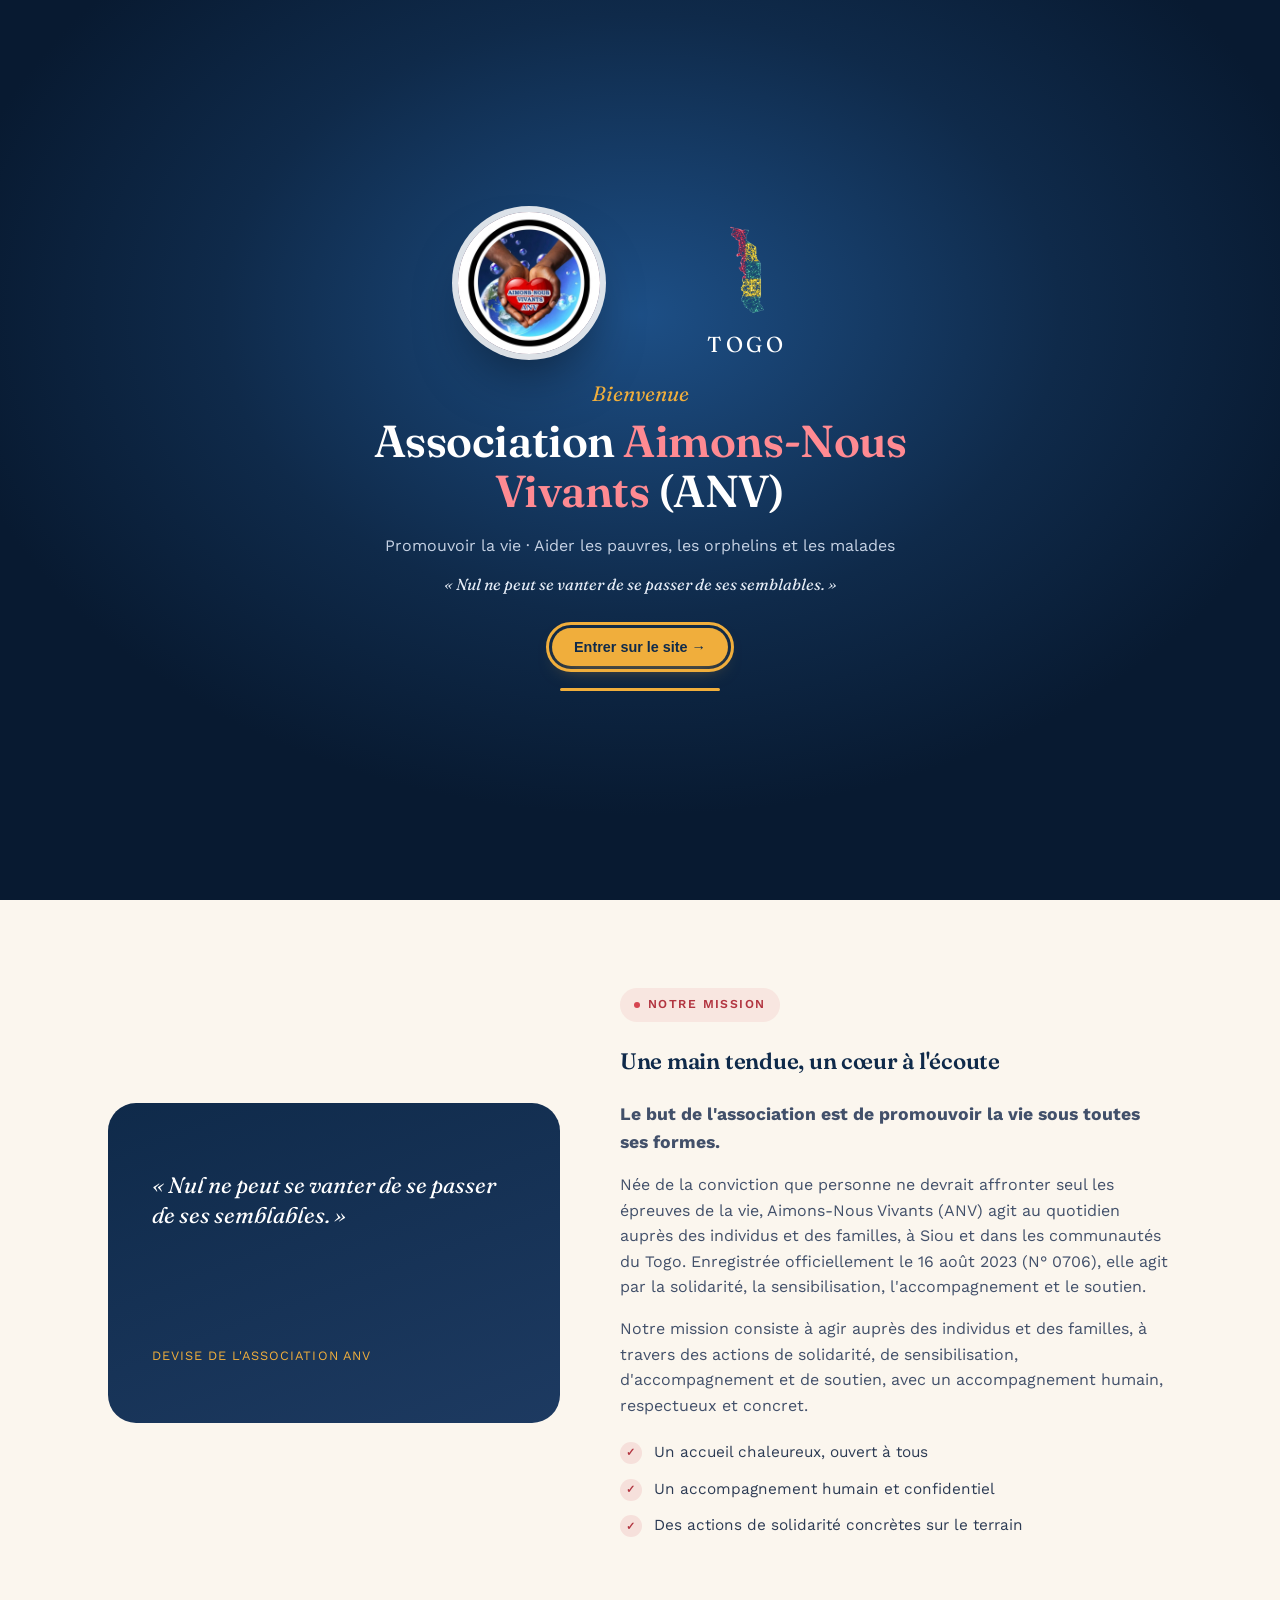
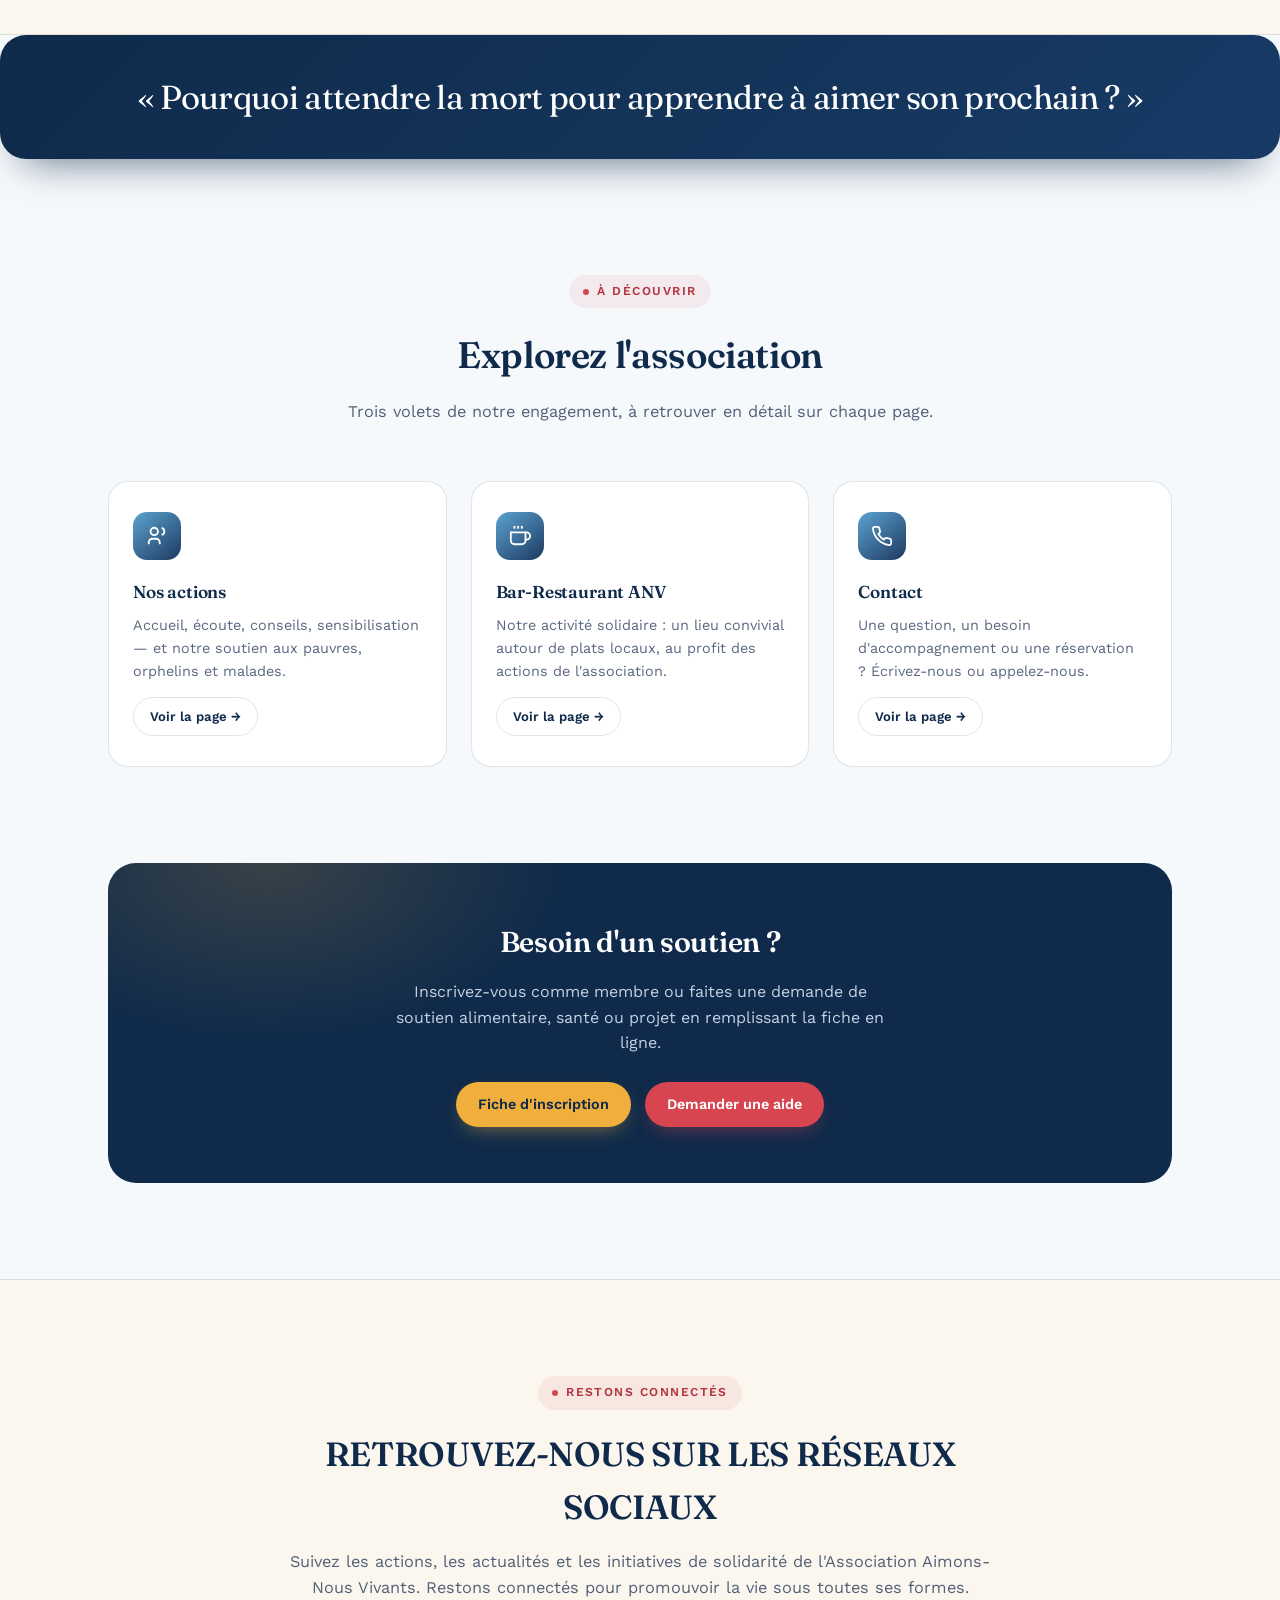
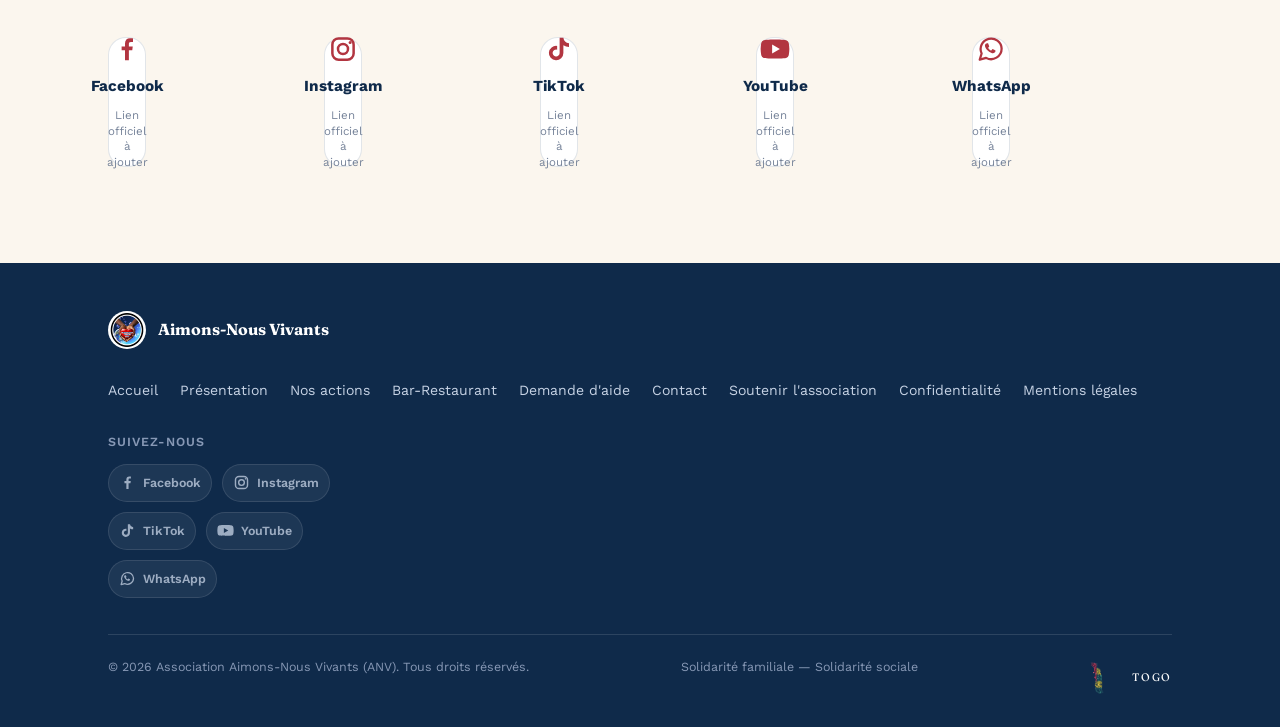
<file: index.html>
<!DOCTYPE html>
<html lang="fr">
<head>
<meta charset="UTF-8">
<meta name="viewport" content="width=device-width, initial-scale=1.0">
<link rel="preconnect" href="https://fonts.googleapis.com">
<link rel="preconnect" href="https://fonts.gstatic.com" crossorigin>
<link href="https://fonts.googleapis.com/css2?family=Fraunces:ital,opsz,wght@0,9..144,400;0,9..144,500;0,9..144,600;0,9..144,700;1,9..144,500&family=Work+Sans:wght@400;500;600;700&display=swap" rel="stylesheet">
<link rel="stylesheet" href="style.css">

<title>Aimons-Nous Vivants (ANV) — Solidarité familiale, solidarité sociale</title>
<meta name="description" content="Association Aimons-Nous Vivants (ANV) — Accueil, écoute, conseils et sensibilisation. Accompagnement et soutien aux pauvres, aux orphelins et aux malades.">

<script>try{if(sessionStorage.getItem('anv-intro'))document.documentElement.classList.add('intro-seen');}catch(e){}</script>
<link rel="icon" href="logo.jpeg">
<link rel="apple-touch-icon" href="logo.jpeg">
<meta name="theme-color" content="#0f2a4a">
<meta property="og:type" content="website">
<meta property="og:locale" content="fr_FR">
<meta property="og:site_name" content="Aimons-Nous Vivants (ANV)">
<meta property="og:title" content="Aimons-Nous Vivants (ANV) — Solidarité familiale, solidarité sociale">
<meta property="og:description" content="Association Aimons-Nous Vivants (ANV) — Accueil, écoute, conseils et sensibilisation. Accompagnement et soutien aux pauvres, aux orphelins et aux malades.">
</head>
<body>
<a class="skip" href="#top">Aller au contenu</a>
<div class="intro" id="intro" role="dialog" aria-modal="true" aria-label="Bienvenue">
  <div class="intro-bubbles" aria-hidden="true"><span></span><span></span><span></span><span></span><span></span><span></span></div>
  <div class="intro-inner">
    <div class="intro-identity" aria-label="Association Aimons-Nous Vivants au Togo">
      <div class="intro-logo">
        <span class="intro-pulse" aria-hidden="true"></span>
        <img src="logo.jpeg" alt="Logo officiel de l'Association Aimons-Nous Vivants (ANV)">
      </div>
      <div class="intro-country">
        <img src="images/carte-du-togo.png" alt="Carte du Togo">
        <span>TOGO</span>
      </div>
    </div>
    <p class="intro-hello">Bienvenue</p>
    <h1 class="intro-title">Association <em>Aimons-Nous Vivants</em> (ANV)</h1>
    <p class="intro-text">Promouvoir la vie · Aider les pauvres, les orphelins et les malades</p>
    <p class="intro-motto">« Nul ne peut se vanter de se passer de ses semblables. »</p>
    <button type="button" class="btn gold intro-enter" id="intro-enter">Entrer sur le site →</button>
    <div class="intro-bar" aria-hidden="true"><span></span></div>
  </div>
</div>
<header>
  <div class="wrap nav">
    <a href="index.html" class="brand">
      <img src="logo.jpeg" alt="Logo Association Aimons-Nous Vivants">
      <span class="brand-name">Aimons-Nous Vivants<small>Solidarité familiale &amp; sociale</small></span>
    </a>
    <nav class="links">
      <a href="index.html" aria-current="page">Accueil</a>
      <a href="presentation.html">Présentation</a>
      <a href="actions.html">Nos actions</a>
      <a href="restaurant.html">Bar-Restaurant</a>
      <a href="fiches.html">Demande d'aide</a>
      <a href="contact.html">Contact</a>
      <a href="soutenir-lassociation.html">Soutenir l'association</a>
    </nav>
    <a href="fiches.html" class="btn">Faire une demande</a>
    <button class="menu-toggle" aria-label="Ouvrir le menu"><span></span><span></span><span></span></button>
    <div class="nav-country" aria-label="Togo">
      <img src="images/carte-du-togo.png" alt="">
      <span>TOGO</span>
    </div>
  </div>
</header>
<main id="top">

  <section class="hero">
    <div class="wrap hero-grid">
      <div>
        <div class="eyebrow">Association ANV — Siou, Togo</div>
        <p class="devise-hero">AIMONS-NOUS VIVANTS</p>
        <h1>Nul ne peut se vanter<br>de se passer de <em>ses semblables</em></h1>
        <p class="lead">Aimons-Nous Vivants (ANV) est une association de solidarité familiale et sociale. Nous accueillons, écoutons, conseillons et sensibilisons — pour accompagner celles et ceux qui en ont besoin.</p>
        <div class="hero-cta">
          <a href="fiches.html" class="btn">Demander un accompagnement</a>
          <a href="presentation.html" class="btn ghost">Découvrir l'association</a>
        </div>
        <p class="quote-strip">« La solidarité n'est pas un acte isolé, c'est une manière de vivre ensemble. »</p>
      </div>
      <div class="hero-visual">
        <div class="hands-frame">
          <div class="ring"></div>
          <img src="logo.jpeg" alt="Mains tenant un cœur — symbole de l'association ANV">
          <div class="stat-pill p1"><span class="n">3</span> piliers de soutien</div>
          <div class="stat-pill p2"><span class="n">4</span> formes d'accompagnement</div>
        </div>
      </div>
    </div>
  </section>

  <section class="mission" id="mission">
    <div class="wrap mission-grid">
      <div class="mission-figure">
        <p class="big-quote">« Nul ne peut se vanter de se passer de ses semblables. »</p>
        <p class="attrib">Devise de l'association ANV</p>
      </div>
      <div class="mission-text">
        <div class="eyebrow">Notre mission</div>
        <h3>Une main tendue, un cœur à l'écoute</h3>
        <p class="mission-strong">Le but de l'association est de promouvoir la vie sous toutes ses formes.</p>
        <p>Née de la conviction que personne ne devrait affronter seul les épreuves de la vie, Aimons-Nous Vivants (ANV) agit au quotidien auprès des individus et des familles, à Siou et dans les communautés du Togo. Enregistrée officiellement le 16 août 2023 (N° 0706), elle agit par la solidarité, la sensibilisation, l'accompagnement et le soutien.</p>
        <p>Notre mission consiste à agir auprès des individus et des familles, à travers des actions de solidarité, de sensibilisation, d'accompagnement et de soutien, avec un accompagnement humain, respectueux et concret.</p>
        <ul class="mission-list">
          <li><span class="dot">✓</span> Un accueil chaleureux, ouvert à tous</li>
          <li><span class="dot">✓</span> Un accompagnement humain et confidentiel</li>
          <li><span class="dot">✓</span> Des actions de solidarité concrètes sur le terrain</li>
        </ul>
      </div>
    </div>
  </section>

  <section class="awareness">
    <div class="wrap">
      <p>« Pourquoi attendre la mort pour apprendre à aimer son prochain ? »</p>
    </div>
  </section>

  <section>
    <div class="wrap">
      <div class="section-head">
        <div class="eyebrow">À découvrir</div>
        <h2>Explorez l'association</h2>
        <p>Trois volets de notre engagement, à retrouver en détail sur chaque page.</p>
      </div>
      <div class="cards-3">
        <div class="card">
          <div class="icon" aria-hidden="true">
            <svg width="22" height="22" viewBox="0 0 24 24" fill="none" stroke="currentColor" stroke-width="2"><path d="M3 21v-2a4 4 0 0 1 4-4h4a4 4 0 0 1 4 4v2"/><circle cx="9" cy="7" r="4"/><path d="M17 3.13a4 4 0 0 1 0 7.75"/></svg>
          </div>
          <h3>Nos actions</h3>
          <p>Accueil, écoute, conseils, sensibilisation — et notre soutien aux pauvres, orphelins et malades.</p>
          <p style="margin-top:14px;"><a href="actions.html" class="btn ghost" style="padding:8px 16px;font-size:0.82rem;">Voir la page →</a></p>
        </div>
        <div class="card">
          <div class="icon" aria-hidden="true">
            <svg width="22" height="22" viewBox="0 0 24 24" fill="none" stroke="currentColor" stroke-width="2"><path d="M18 8h1a4 4 0 0 1 0 8h-1"/><path d="M2 8h16v9a4 4 0 0 1-4 4H6a4 4 0 0 1-4-4Z"/><line x1="6" y1="1" x2="6" y2="4"/><line x1="10" y1="1" x2="10" y2="4"/><line x1="14" y1="1" x2="14" y2="4"/></svg>
          </div>
          <h3>Bar-Restaurant ANV</h3>
          <p>Notre activité solidaire : un lieu convivial autour de plats locaux, au profit des actions de l'association.</p>
          <p style="margin-top:14px;"><a href="restaurant.html" class="btn ghost" style="padding:8px 16px;font-size:0.82rem;">Voir la page →</a></p>
        </div>
        <div class="card">
          <div class="icon" aria-hidden="true">
            <svg width="22" height="22" viewBox="0 0 24 24" fill="none" stroke="currentColor" stroke-width="2"><path d="M22 16.92v3a2 2 0 0 1-2.18 2 19.79 19.79 0 0 1-8.63-3.07 19.5 19.5 0 0 1-6-6 19.79 19.79 0 0 1-3.07-8.67A2 2 0 0 1 4.11 2h3a2 2 0 0 1 2 1.72c.13.96.36 1.9.68 2.81a2 2 0 0 1-.45 2.11L8.09 9.91a16 16 0 0 0 6 6l1.27-1.27a2 2 0 0 1 2.11-.45c.91.32 1.85.55 2.81.68A2 2 0 0 1 22 16.92z"/></svg>
          </div>
          <h3>Contact</h3>
          <p>Une question, un besoin d'accompagnement ou une réservation ? Écrivez-nous ou appelez-nous.</p>
          <p style="margin-top:14px;"><a href="contact.html" class="btn ghost" style="padding:8px 16px;font-size:0.82rem;">Voir la page →</a></p>
        </div>
      </div>
    </div>
  </section>

  <section style="padding-top:0;">
    <div class="wrap">
      <div class="resto-cta">
        <h2>Besoin d'un soutien ?</h2>
        <p>Inscrivez-vous comme membre ou faites une demande de soutien alimentaire, santé ou projet en remplissant la fiche en ligne.</p>
        <div class="hero-cta" style="justify-content:center;margin-top:0;">
          <a href="fiches.html#inscription" class="btn gold">Fiche d'inscription</a>
          <a href="fiches.html#alimentaire" class="btn" >Demander une aide</a>
        </div>
      </div>
    </div>
  </section>

  <section class="social-section">
    <div class="wrap">
      <div class="section-head">
        <div class="eyebrow">Restons connectés</div>
        <h2>RETROUVEZ-NOUS SUR LES RÉSEAUX SOCIAUX</h2>
        <p>Suivez les actions, les actualités et les initiatives de solidarité de l'Association Aimons-Nous Vivants. Restons connectés pour promouvoir la vie sous toutes ses formes.</p>
      </div>
      <div class="social-card-grid" data-social-links="cards" aria-label="Réseaux sociaux de l'association"></div>
    </div>
  </section>

</main>
<footer>
  <div class="wrap">
    <div class="footer-grid">
      <div class="footer-brand">
        <img src="logo.jpeg" alt="Logo ANV">
        <strong>Aimons-Nous Vivants</strong>
      </div>
      <nav>
      <a href="index.html">Accueil</a>
      <a href="presentation.html">Présentation</a>
      <a href="actions.html">Nos actions</a>
      <a href="restaurant.html">Bar-Restaurant</a>
      <a href="fiches.html">Demande d'aide</a>
      <a href="contact.html">Contact</a>
      <a href="soutenir-lassociation.html">Soutenir l'association</a>
      <a href="confidentialite.html">Confidentialité</a>
      <a href="mentions-legales.html">Mentions légales</a>
      </nav>
      <div class="footer-social" data-social-links="footer">
        <span class="footer-social-label">Suivez-nous</span>
        <div class="social-links">
          <a href="#" class="social-link" aria-label="Facebook" target="_blank" rel="noopener noreferrer">
            <svg width="18" height="18" viewBox="0 0 24 24" fill="currentColor" aria-hidden="true"><path d="M22 12.06C22 6.5 17.5 2 12 2S2 6.5 2 12.06c0 5 3.66 9.13 8.44 9.94v-7.03H7.9v-2.91h2.54V9.41c0-2.5 1.49-3.89 3.77-3.89 1.09 0 2.23.2 2.23.2v2.46h-1.26c-1.24 0-1.63.77-1.63 1.56v1.87h2.78l-.44 2.91h-2.34V22c4.78-.81 8.44-4.94 8.44-9.94Z"/></svg>
          </a>
          <a href="#" class="social-link" aria-label="TikTok" target="_blank" rel="noopener noreferrer">
            <svg width="18" height="18" viewBox="0 0 24 24" fill="currentColor" aria-hidden="true"><path d="M12.53.02C13.84 0 15.14.01 16.44 0c.08 1.53.63 3.09 1.75 4.17 1.12 1.11 2.7 1.62 4.24 1.79v4.03c-1.44-.05-2.89-.35-4.2-.97-.57-.26-1.1-.59-1.62-.93-.01 2.92.01 5.84-.02 8.75-.08 1.4-.54 2.79-1.35 3.94-1.31 1.92-3.58 3.17-5.91 3.21-1.43.08-2.86-.31-4.08-1.03-2.02-1.19-3.44-3.37-3.65-5.71-.02-.5-.03-1-.01-1.49.18-1.9 1.11-3.72 2.58-4.96 1.66-1.42 3.94-2.11 6.1-1.72.02 1.48-.04 2.96-.04 4.44-.99-.32-2.15-.23-3.02.37-.63.41-1.11 1.04-1.36 1.75-.21.51-.15 1.07-.14 1.61.24 1.64 1.82 3.02 3.5 2.87 1.12-.01 2.19-.66 2.77-1.61.19-.33.4-.67.41-1.06.1-1.79.06-3.57.07-5.36.01-4.03-.01-8.05.02-12.07Z"/></svg>
          </a>
          <a href="#" class="social-link" aria-label="YouTube" target="_blank" rel="noopener noreferrer">
            <svg width="18" height="18" viewBox="0 0 24 24" fill="currentColor" aria-hidden="true"><path d="M23.5 6.2a2.9 2.9 0 0 0-2-2C19.7 3.7 12 3.7 12 3.7s-7.7 0-9.5.5a2.9 2.9 0 0 0-2 2A30.4 30.4 0 0 0 0 12a30.4 30.4 0 0 0 .5 5.8 2.9 2.9 0 0 0 2 2c1.8.5 9.5.5 9.5.5s7.7 0 9.5-.5a2.9 2.9 0 0 0 2-2A30.4 30.4 0 0 0 24 12a30.4 30.4 0 0 0-.5-5.8ZM9.6 15.6V8.4L15.9 12Z"/></svg>
          </a>
          <a href="#" class="social-link" aria-label="Instagram" target="_blank" rel="noopener noreferrer">
            <svg width="18" height="18" viewBox="0 0 24 24" fill="currentColor" aria-hidden="true"><path d="M12 2c2.7 0 3.05.01 4.12.06 1.06.05 1.79.22 2.43.46.66.26 1.21.6 1.75 1.14.55.55.9 1.1 1.15 1.76.24.64.4 1.37.46 2.43C21.96 8.95 22 9.3 22 12s-.01 3.05-.07 4.12c-.05 1.06-.22 1.79-.46 2.43a4.9 4.9 0 0 1-1.15 1.76 4.9 4.9 0 0 1-1.76 1.15c-.64.24-1.37.4-2.43.46-1.06.06-1.4.06-4.12.06s-3.05-.01-4.12-.06c-1.06-.05-1.79-.22-2.43-.46a4.9 4.9 0 0 1-1.76-1.15 4.9 4.9 0 0 1-1.15-1.76c-.24-.64-.4-1.37-.46-2.43C2.01 15.05 2 14.7 2 12s.01-3.05.06-4.12c.06-1.06.22-1.79.47-2.43a4.9 4.9 0 0 1 1.15-1.76A4.9 4.9 0 0 1 5.44 2.54c.64-.25 1.37-.41 2.43-.47C8.95 2.01 9.3 2 12 2Zm0 1.8c-2.67 0-2.99.01-4.04.06-.86.04-1.33.18-1.64.3-.41.16-.7.35-1.01.66-.31.31-.5.6-.66 1.01-.12.31-.26.78-.3 1.64C4.31 9.01 4.3 9.33 4.3 12s.01 2.99.06 4.04c.04.86.18 1.33.3 1.64.16.41.35.7.66 1.01.31.31.6.5 1.01.66.31.12.78.26 1.64.3 1.05.05 1.37.06 4.04.06s2.99-.01 4.04-.06c.86-.04 1.33-.18 1.64-.3.41-.16.7-.35 1.01-.66.31-.31.5-.6.66-1.01.12-.31.26-.78.3-1.64.05-1.05.06-1.37.06-4.04s-.01-2.99-.06-4.04c-.04-.86-.18-1.33-.3-1.64a2.7 2.7 0 0 0-.66-1.01 2.7 2.7 0 0 0-1.01-.66c-.31-.12-.78-.26-1.64-.3C14.99 3.81 14.67 3.8 12 3.8Zm0 3.07a5.13 5.13 0 1 1 0 10.26 5.13 5.13 0 0 1 0-10.26Zm0 1.8a3.33 3.33 0 1 0 0 6.66 3.33 3.33 0 0 0 0-6.66Zm5.34-3.3a1.2 1.2 0 1 1 0 2.4 1.2 1.2 0 0 1 0-2.4Z"/></svg>
          </a>
        </div>
      </div>
    </div>
    <div class="footer-bottom">
      <span>© 2026 Association Aimons-Nous Vivants (ANV). Tous droits réservés.</span>
      <span>Solidarité familiale — Solidarité sociale</span>
      <div class="footer-country" aria-label="Togo">
        <img src="images/carte-du-togo.png" alt="">
        <span>TOGO</span>
      </div>
    </div>
  </div>
</footer>
<script src="script.js"></script>
<script src="intro.js"></script>
<script src="social.js"></script>
</body>
</html>
</file>
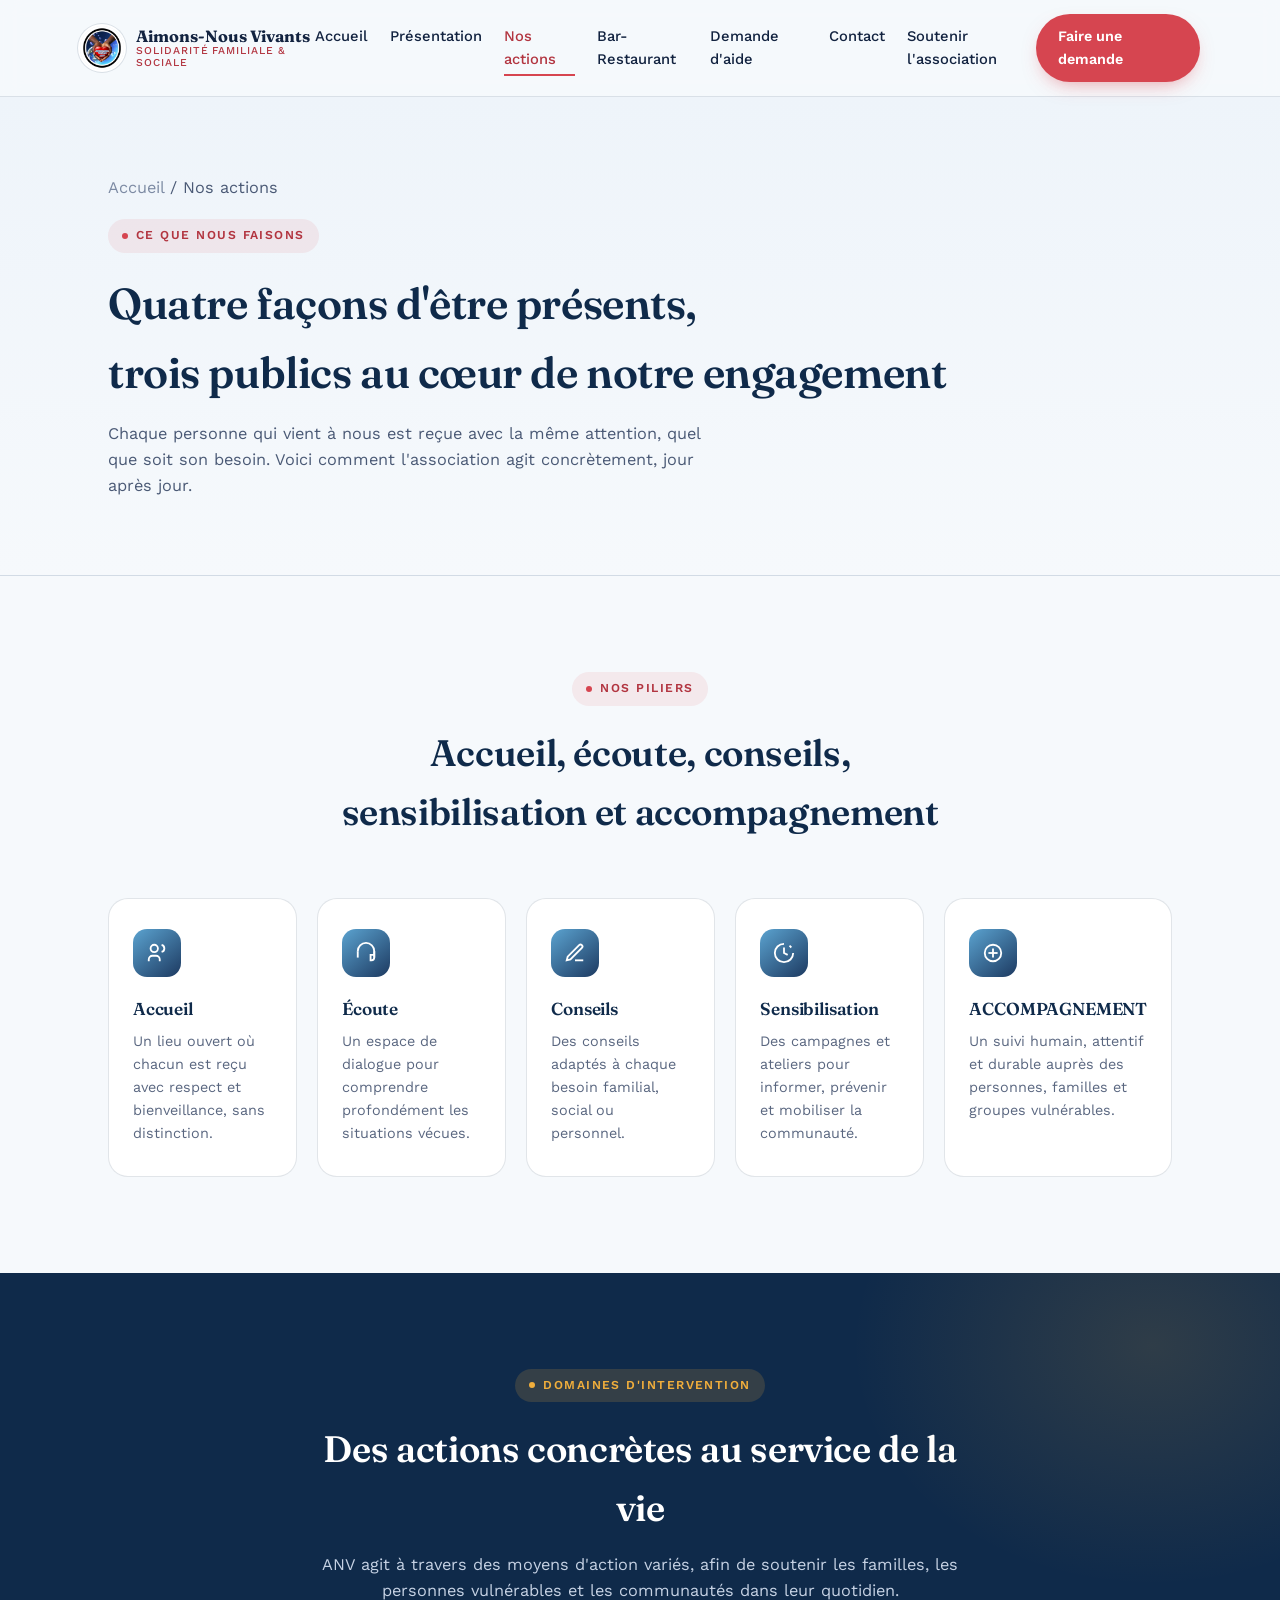
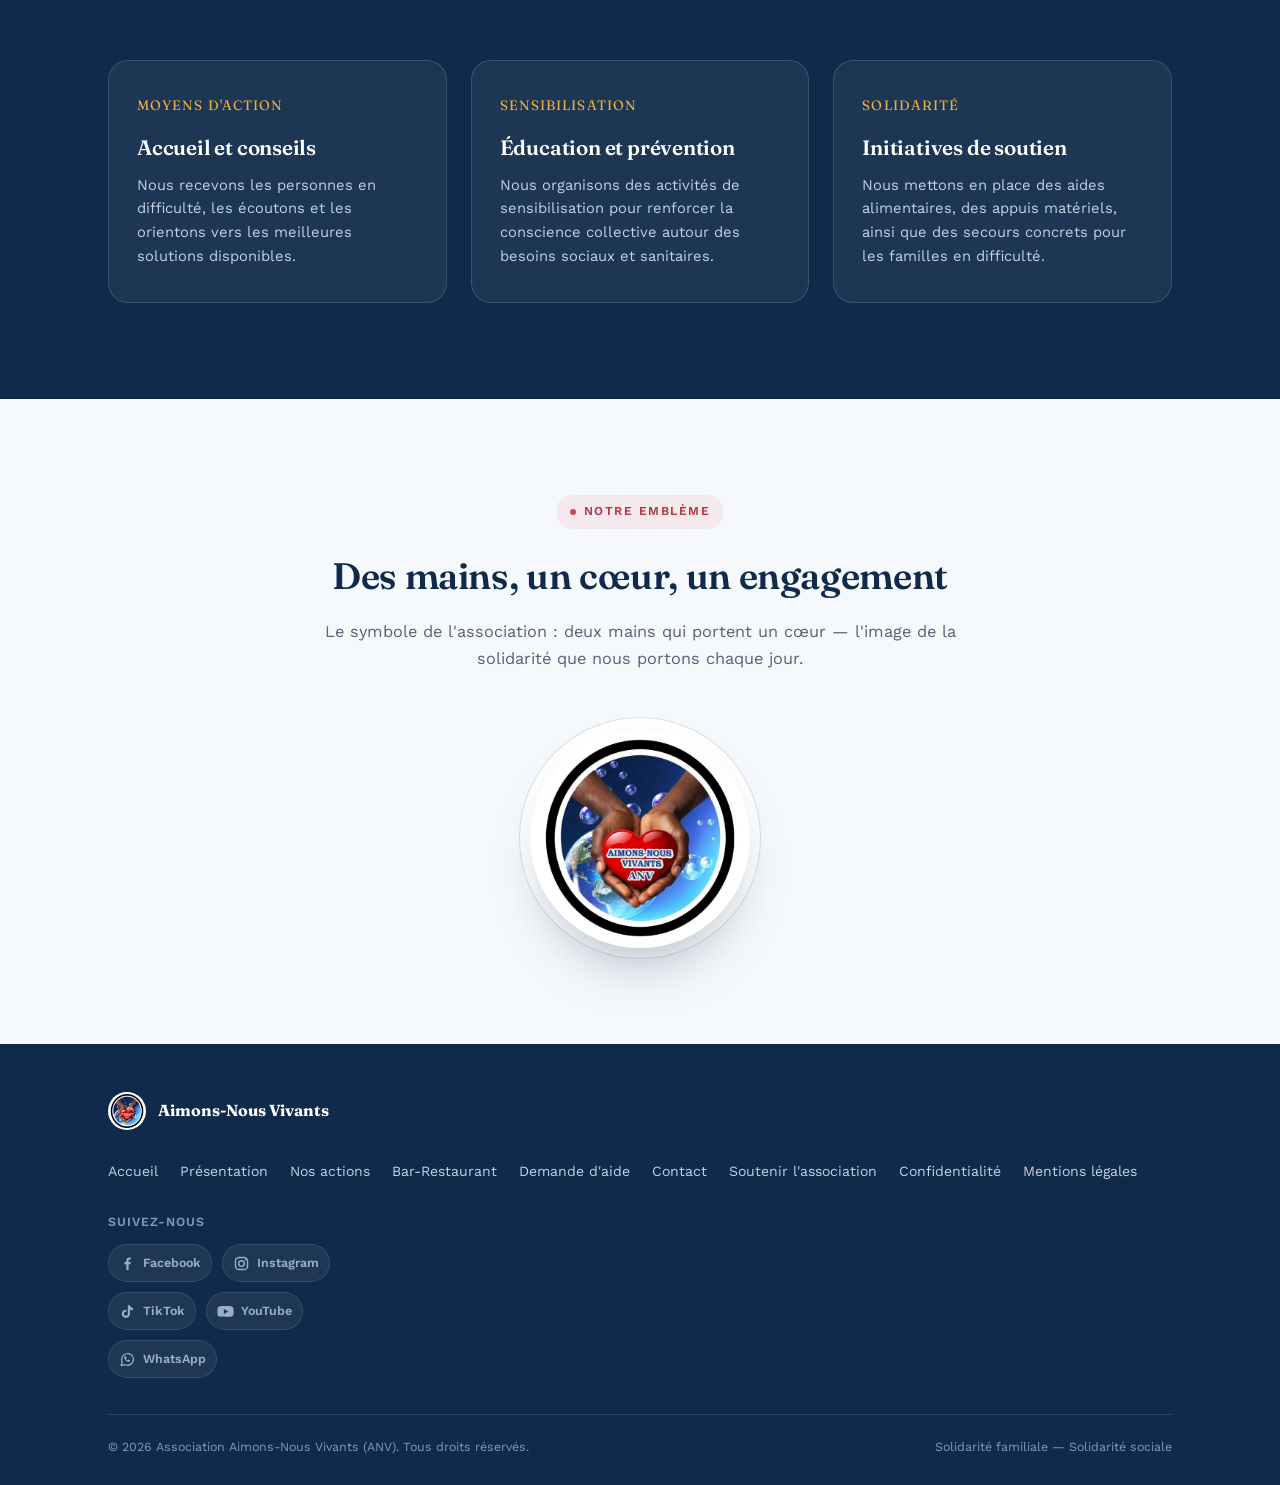
<file: actions.html>
<!DOCTYPE html>
<html lang="fr">
<head>
<meta charset="UTF-8">
<meta name="viewport" content="width=device-width, initial-scale=1.0">
<link rel="preconnect" href="https://fonts.googleapis.com">
<link rel="preconnect" href="https://fonts.gstatic.com" crossorigin>
<link href="https://fonts.googleapis.com/css2?family=Fraunces:ital,opsz,wght@0,9..144,400;0,9..144,500;0,9..144,600;0,9..144,700;1,9..144,500&family=Work+Sans:wght@400;500;600;700&display=swap" rel="stylesheet">
<link rel="stylesheet" href="style.css">

<title>Nos actions — Aimons-Nous Vivants (ANV)</title>
<meta name="description" content="Découvrez les actions de l'association ANV : accueil, écoute, conseils, sensibilisation, et notre accompagnement aux pauvres, aux orphelins et aux malades.">

<link rel="icon" href="logo.jpeg">
<link rel="apple-touch-icon" href="logo.jpeg">
<meta name="theme-color" content="#0f2a4a">
<meta property="og:type" content="website">
<meta property="og:locale" content="fr_FR">
<meta property="og:site_name" content="Aimons-Nous Vivants (ANV)">
<meta property="og:title" content="Nos actions — Aimons-Nous Vivants (ANV)">
<meta property="og:description" content="Découvrez les actions de l'association ANV : accueil, écoute, conseils, sensibilisation, et notre accompagnement aux pauvres, aux orphelins et aux malades.">
</head>
<body>
<a class="skip" href="#top">Aller au contenu</a>
<header>
  <div class="wrap nav">
    <a href="index.html" class="brand">
      <img src="logo.jpeg" alt="Logo Association Aimons-Nous Vivants">
      <span class="brand-name">Aimons-Nous Vivants<small>Solidarité familiale &amp; sociale</small></span>
    </a>
    <nav class="links">
      <a href="index.html">Accueil</a>
      <a href="presentation.html">Présentation</a>
      <a href="actions.html" aria-current="page">Nos actions</a>
      <a href="restaurant.html">Bar-Restaurant</a>
      <a href="fiches.html">Demande d'aide</a>
      <a href="contact.html">Contact</a>
      <a href="soutenir-lassociation.html">Soutenir l'association</a>
    </nav>
    <a href="fiches.html" class="btn">Faire une demande</a>
    <button class="menu-toggle" aria-label="Ouvrir le menu"><span></span><span></span><span></span></button>
  </div>
</header>
<main id="top">

  <section class="page-hero">
    <div class="wrap">
      <p class="breadcrumb"><a href="index.html">Accueil</a> / Nos actions</p>
      <div class="eyebrow">Ce que nous faisons</div>
      <h1>Quatre façons d'être présents,<br>trois publics au cœur de notre engagement</h1>
      <p>Chaque personne qui vient à nous est reçue avec la même attention, quel que soit son besoin. Voici comment l'association agit concrètement, jour après jour.</p>
    </div>
  </section>

  <section id="services">
    <div class="wrap">
      <div class="section-head">
        <div class="eyebrow">Nos piliers</div>
        <h2>Accueil, écoute, conseils, sensibilisation et accompagnement</h2>
      </div>
      <div class="cards-5">
        <div class="card">
          <div class="icon" aria-hidden="true">
            <svg width="22" height="22" viewBox="0 0 24 24" fill="none" stroke="currentColor" stroke-width="2"><path d="M3 21v-2a4 4 0 0 1 4-4h4a4 4 0 0 1 4 4v2"/><circle cx="9" cy="7" r="4"/><path d="M17 3.13a4 4 0 0 1 0 7.75"/></svg>
          </div>
          <h3>Accueil</h3>
          <p>Un lieu ouvert où chacun est reçu avec respect et bienveillance, sans distinction.</p>
        </div>
        <div class="card">
          <div class="icon" aria-hidden="true">
            <svg width="22" height="22" viewBox="0 0 24 24" fill="none" stroke="currentColor" stroke-width="2"><path d="M3 10a9 9 0 0 1 18 0v7a3 3 0 0 1-3 3h-1v-6h4"/><path d="M3 17v-7"/><path d="M21 10v7"/></svg>
          </div>
          <h3>Écoute</h3>
          <p>Un espace de dialogue pour comprendre profondément les situations vécues.</p>
        </div>
        <div class="card">
          <div class="icon" aria-hidden="true">
            <svg width="22" height="22" viewBox="0 0 24 24" fill="none" stroke="currentColor" stroke-width="2"><path d="M12 20h9"/><path d="M16.5 3.5a2.12 2.12 0 0 1 3 3L7 19l-4 1 1-4Z"/></svg>
          </div>
          <h3>Conseils</h3>
          <p>Des conseils adaptés à chaque besoin familial, social ou personnel.</p>
        </div>
        <div class="card">
          <div class="icon" aria-hidden="true">
            <svg width="22" height="22" viewBox="0 0 24 24" fill="none" stroke="currentColor" stroke-width="2"><path d="M12 2a10 10 0 1 0 10 10"/><path d="M12 6v6l4 2"/><path d="M18 4l2 2"/></svg>
          </div>
          <h3>Sensibilisation</h3>
          <p>Des campagnes et ateliers pour informer, prévenir et mobiliser la communauté.</p>
        </div>
        <div class="card">
          <div class="icon" aria-hidden="true">
            <svg width="22" height="22" viewBox="0 0 24 24" fill="none" stroke="currentColor" stroke-width="2"><path d="M7 12h10"/><path d="M12 7v10"/><circle cx="12" cy="12" r="9"/></svg>
          </div>
          <h3>ACCOMPAGNEMENT</h3>
          <p>Un suivi humain, attentif et durable auprès des personnes, familles et groupes vulnérables.</p>
        </div>
      </div>
    </div>
  </section>

  <section class="soutiens" id="soutiens">
    <div class="wrap">
      <div class="section-head">
        <div class="eyebrow">Domaines d'intervention</div>
        <h2>Des actions concrètes au service de la vie</h2>
        <p>ANV agit à travers des moyens d'action variés, afin de soutenir les familles, les personnes vulnérables et les communautés dans leur quotidien.</p>
      </div>
      <div class="cards-3">
        <div class="soutien-card">
          <div class="num">Moyens d'action</div>
          <h3>Accueil et conseils</h3>
          <p>Nous recevons les personnes en difficulté, les écoutons et les orientons vers les meilleures solutions disponibles.</p>
        </div>
        <div class="soutien-card">
          <div class="num">Sensibilisation</div>
          <h3>Éducation et prévention</h3>
          <p>Nous organisons des activités de sensibilisation pour renforcer la conscience collective autour des besoins sociaux et sanitaires.</p>
        </div>
        <div class="soutien-card">
          <div class="num">Solidarité</div>
          <h3>Initiatives de soutien</h3>
          <p>Nous mettons en place des aides alimentaires, des appuis matériels, ainsi que des secours concrets pour les familles en difficulté.</p>
        </div>
      </div>
    </div>
  </section>

  <section>
    <div class="wrap">
      <div class="section-head">
        <div class="eyebrow">Notre emblème</div>
        <h2>Des mains, un cœur, un engagement</h2>
        <p>Le symbole de l'association : deux mains qui portent un cœur — l'image de la solidarité que nous portons chaque jour.</p>
      </div>
      <div class="gallery-wrap">
        <img class="gallery-logo" src="logo.jpeg" alt="Logo de l'association Aimons-Nous Vivants, mains tenant un cœur">
      </div>
    </div>
  </section>

</main>
<footer>
  <div class="wrap">
    <div class="footer-grid">
      <div class="footer-brand">
        <img src="logo.jpeg" alt="Logo ANV">
        <strong>Aimons-Nous Vivants</strong>
      </div>
      <nav>
      <a href="index.html">Accueil</a>
      <a href="presentation.html">Présentation</a>
      <a href="actions.html">Nos actions</a>
      <a href="restaurant.html">Bar-Restaurant</a>
      <a href="fiches.html">Demande d'aide</a>
      <a href="contact.html">Contact</a>
      <a href="soutenir-lassociation.html">Soutenir l'association</a>
      <a href="confidentialite.html">Confidentialité</a>
      <a href="mentions-legales.html">Mentions légales</a>
      </nav>
      <div class="footer-social" data-social-links="footer">
        <span class="footer-social-label">Suivez-nous</span>
        <div class="social-links">
          <a href="#" class="social-link" aria-label="Facebook" target="_blank" rel="noopener noreferrer">
            <svg width="18" height="18" viewBox="0 0 24 24" fill="currentColor" aria-hidden="true"><path d="M22 12.06C22 6.5 17.5 2 12 2S2 6.5 2 12.06c0 5 3.66 9.13 8.44 9.94v-7.03H7.9v-2.91h2.54V9.41c0-2.5 1.49-3.89 3.77-3.89 1.09 0 2.23.2 2.23.2v2.46h-1.26c-1.24 0-1.63.77-1.63 1.56v1.87h2.78l-.44 2.91h-2.34V22c4.78-.81 8.44-4.94 8.44-9.94Z"/></svg>
          </a>
          <a href="#" class="social-link" aria-label="TikTok" target="_blank" rel="noopener noreferrer">
            <svg width="18" height="18" viewBox="0 0 24 24" fill="currentColor" aria-hidden="true"><path d="M12.53.02C13.84 0 15.14.01 16.44 0c.08 1.53.63 3.09 1.75 4.17 1.12 1.11 2.7 1.62 4.24 1.79v4.03c-1.44-.05-2.89-.35-4.2-.97-.57-.26-1.1-.59-1.62-.93-.01 2.92.01 5.84-.02 8.75-.08 1.4-.54 2.79-1.35 3.94-1.31 1.92-3.58 3.17-5.91 3.21-1.43.08-2.86-.31-4.08-1.03-2.02-1.19-3.44-3.37-3.65-5.71-.02-.5-.03-1-.01-1.49.18-1.9 1.11-3.72 2.58-4.96 1.66-1.42 3.94-2.11 6.1-1.72.02 1.48-.04 2.96-.04 4.44-.99-.32-2.15-.23-3.02.37-.63.41-1.11 1.04-1.36 1.75-.21.51-.15 1.07-.14 1.61.24 1.64 1.82 3.02 3.5 2.87 1.12-.01 2.19-.66 2.77-1.61.19-.33.4-.67.41-1.06.1-1.79.06-3.57.07-5.36.01-4.03-.01-8.05.02-12.07Z"/></svg>
          </a>
          <a href="#" class="social-link" aria-label="YouTube" target="_blank" rel="noopener noreferrer">
            <svg width="18" height="18" viewBox="0 0 24 24" fill="currentColor" aria-hidden="true"><path d="M23.5 6.2a2.9 2.9 0 0 0-2-2C19.7 3.7 12 3.7 12 3.7s-7.7 0-9.5.5a2.9 2.9 0 0 0-2 2A30.4 30.4 0 0 0 0 12a30.4 30.4 0 0 0 .5 5.8 2.9 2.9 0 0 0 2 2c1.8.5 9.5.5 9.5.5s7.7 0 9.5-.5a2.9 2.9 0 0 0 2-2A30.4 30.4 0 0 0 24 12a30.4 30.4 0 0 0-.5-5.8ZM9.6 15.6V8.4L15.9 12Z"/></svg>
          </a>
          <a href="#" class="social-link" aria-label="Instagram" target="_blank" rel="noopener noreferrer">
            <svg width="18" height="18" viewBox="0 0 24 24" fill="currentColor" aria-hidden="true"><path d="M12 2c2.7 0 3.05.01 4.12.06 1.06.05 1.79.22 2.43.46.66.26 1.21.6 1.75 1.14.55.55.9 1.1 1.15 1.76.24.64.4 1.37.46 2.43C21.96 8.95 22 9.3 22 12s-.01 3.05-.07 4.12c-.05 1.06-.22 1.79-.46 2.43a4.9 4.9 0 0 1-1.15 1.76 4.9 4.9 0 0 1-1.76 1.15c-.64.24-1.37.4-2.43.46-1.06.06-1.4.06-4.12.06s-3.05-.01-4.12-.06c-1.06-.05-1.79-.22-2.43-.46a4.9 4.9 0 0 1-1.76-1.15 4.9 4.9 0 0 1-1.15-1.76c-.24-.64-.4-1.37-.46-2.43C2.01 15.05 2 14.7 2 12s.01-3.05.06-4.12c.06-1.06.22-1.79.47-2.43a4.9 4.9 0 0 1 1.15-1.76A4.9 4.9 0 0 1 5.44 2.54c.64-.25 1.37-.41 2.43-.47C8.95 2.01 9.3 2 12 2Zm0 1.8c-2.67 0-2.99.01-4.04.06-.86.04-1.33.18-1.64.3-.41.16-.7.35-1.01.66-.31.31-.5.6-.66 1.01-.12.31-.26.78-.3 1.64C4.31 9.01 4.3 9.33 4.3 12s.01 2.99.06 4.04c.04.86.18 1.33.3 1.64.16.41.35.7.66 1.01.31.31.6.5 1.01.66.31.12.78.26 1.64.3 1.05.05 1.37.06 4.04.06s2.99-.01 4.04-.06c.86-.04 1.33-.18 1.64-.3.41-.16.7-.35 1.01-.66.31-.31.5-.6.66-1.01.12-.31.26-.78.3-1.64.05-1.05.06-1.37.06-4.04s-.01-2.99-.06-4.04c-.04-.86-.18-1.33-.3-1.64a2.7 2.7 0 0 0-.66-1.01 2.7 2.7 0 0 0-1.01-.66c-.31-.12-.78-.26-1.64-.3C14.99 3.81 14.67 3.8 12 3.8Zm0 3.07a5.13 5.13 0 1 1 0 10.26 5.13 5.13 0 0 1 0-10.26Zm0 1.8a3.33 3.33 0 1 0 0 6.66 3.33 3.33 0 0 0 0-6.66Zm5.34-3.3a1.2 1.2 0 1 1 0 2.4 1.2 1.2 0 0 1 0-2.4Z"/></svg>
          </a>
        </div>
      </div>
    </div>
    <div class="footer-bottom">
      <span>© 2026 Association Aimons-Nous Vivants (ANV). Tous droits réservés.</span>
      <span>Solidarité familiale — Solidarité sociale</span>
    </div>
  </div>
</footer>
<script src="script.js"></script>
<script src="social.js"></script>
</body>
</html>
</file>
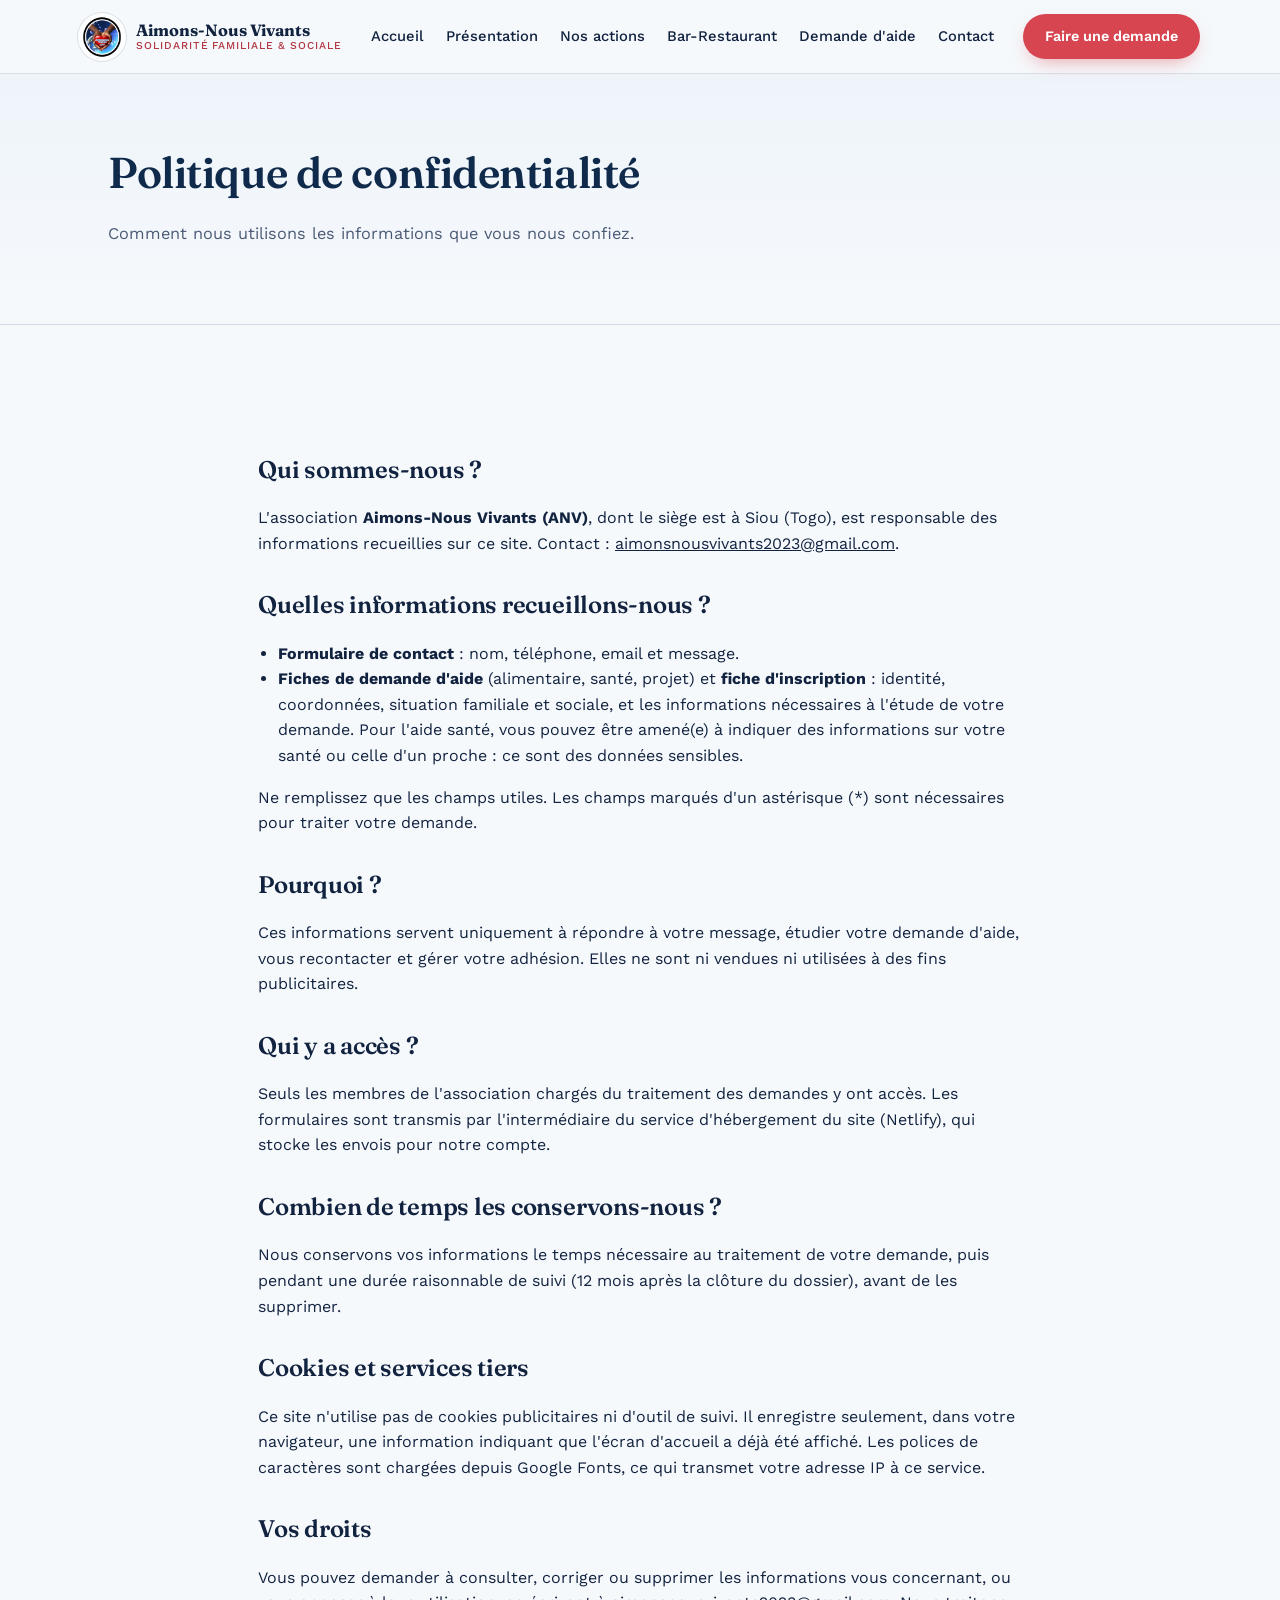
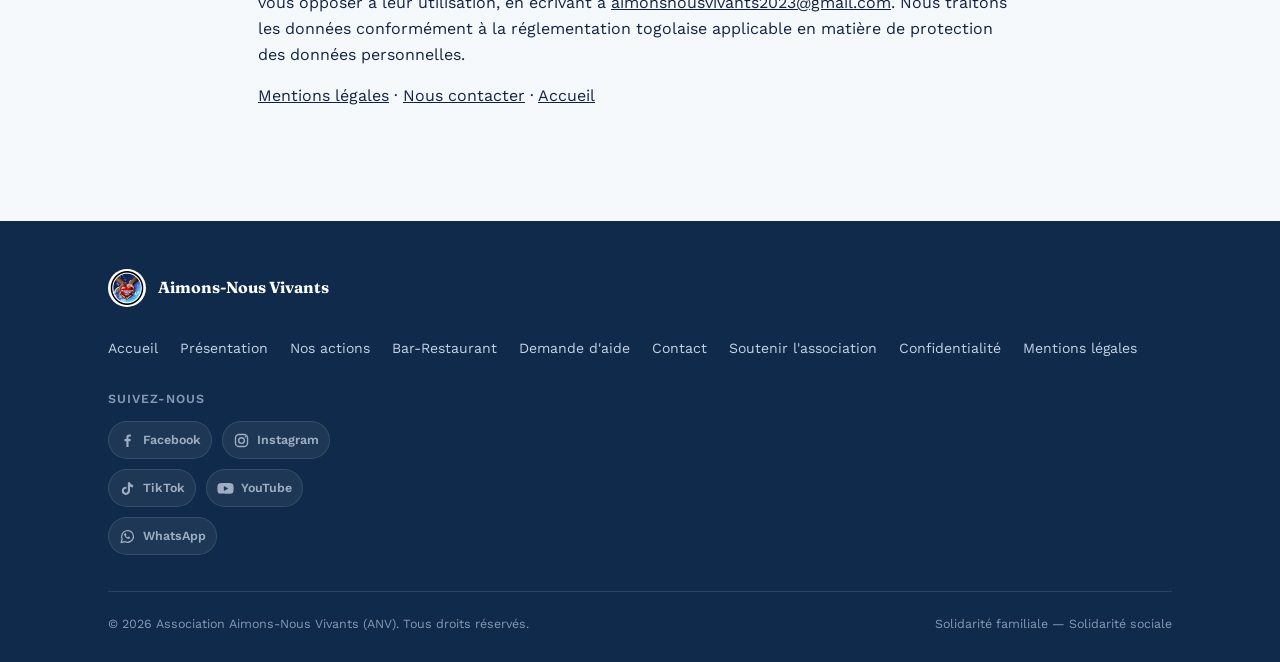
<file: confidentialite.html>
<!DOCTYPE html>
<html lang="fr">
<head>
<meta charset="UTF-8">
<meta name="viewport" content="width=device-width, initial-scale=1.0">
<link rel="preconnect" href="https://fonts.googleapis.com">
<link rel="preconnect" href="https://fonts.gstatic.com" crossorigin>
<link href="https://fonts.googleapis.com/css2?family=Fraunces:ital,opsz,wght@0,9..144,400;0,9..144,500;0,9..144,600;0,9..144,700;1,9..144,500&family=Work+Sans:wght@400;500;600;700&display=swap" rel="stylesheet">
<link rel="stylesheet" href="style.css">

<title>Politique de confidentialité — Aimons-Nous Vivants (ANV)</title>
<meta name="description" content="Comment l'association Aimons-Nous Vivants (ANV) collecte, utilise et protège vos données personnelles.">

<link rel="icon" href="logo.jpeg">
<link rel="apple-touch-icon" href="logo.jpeg">
<meta name="theme-color" content="#0f2a4a">
<meta property="og:type" content="website">
<meta property="og:locale" content="fr_FR">
<meta property="og:site_name" content="Aimons-Nous Vivants (ANV)">
<meta property="og:title" content="Politique de confidentialité — Aimons-Nous Vivants (ANV)">
<meta property="og:description" content="Comment l'association Aimons-Nous Vivants (ANV) collecte, utilise et protège vos données personnelles.">
</head>
<body>
<a class="skip" href="#top">Aller au contenu</a>
<header>
  <div class="wrap nav">
    <a href="index.html" class="brand">
      <img src="logo.jpeg" alt="Logo Association Aimons-Nous Vivants">
      <span class="brand-name">Aimons-Nous Vivants<small>Solidarité familiale &amp; sociale</small></span>
    </a>
    <nav class="links">
      <a href="index.html">Accueil</a>
      <a href="presentation.html">Présentation</a>
      <a href="actions.html">Nos actions</a>
      <a href="restaurant.html">Bar-Restaurant</a>
      <a href="fiches.html">Demande d'aide</a>
      <a href="contact.html">Contact</a>
    </nav>
    <a href="fiches.html" class="btn">Faire une demande</a>
    <button class="menu-toggle" aria-label="Ouvrir le menu"><span></span><span></span><span></span></button>
  </div>
</header>
<main id="top">

  <section class="page-hero"><div class="wrap"><h1>Politique de confidentialité</h1><p>Comment nous utilisons les informations que vous nous confiez.</p></div></section>
  <section><div class="wrap legal-page">
    <h2>Qui sommes-nous ?</h2>
    <p>L'association <strong>Aimons-Nous Vivants (ANV)</strong>, dont le siège est à Siou (Togo), est responsable des informations recueillies sur ce site. Contact : <a href="mailto:aimonsnousvivants2023@gmail.com">aimonsnousvivants2023@gmail.com</a>.</p>

    <h2>Quelles informations recueillons-nous ?</h2>
    <ul>
      <li><strong>Formulaire de contact</strong> : nom, téléphone, email et message.</li>
      <li><strong>Fiches de demande d'aide</strong> (alimentaire, santé, projet) et <strong>fiche d'inscription</strong> : identité, coordonnées, situation familiale et sociale, et les informations nécessaires à l'étude de votre demande. Pour l'aide santé, vous pouvez être amené(e) à indiquer des informations sur votre santé ou celle d'un proche : ce sont des données sensibles.</li>
    </ul>
    <p>Ne remplissez que les champs utiles. Les champs marqués d'un astérisque (*) sont nécessaires pour traiter votre demande.</p>

    <h2>Pourquoi ?</h2>
    <p>Ces informations servent uniquement à répondre à votre message, étudier votre demande d'aide, vous recontacter et gérer votre adhésion. Elles ne sont ni vendues ni utilisées à des fins publicitaires.</p>

    <h2>Qui y a accès ?</h2>
    <p>Seuls les membres de l'association chargés du traitement des demandes y ont accès. Les formulaires sont transmis par l'intermédiaire du service d'hébergement du site (Netlify), qui stocke les envois pour notre compte.</p>

    <h2>Combien de temps les conservons-nous ?</h2>
    <p>Nous conservons vos informations le temps nécessaire au traitement de votre demande, puis pendant une durée raisonnable de suivi (12 mois après la clôture du dossier), avant de les supprimer.</p>

    <h2>Cookies et services tiers</h2>
    <p>Ce site n'utilise pas de cookies publicitaires ni d'outil de suivi. Il enregistre seulement, dans votre navigateur, une information indiquant que l'écran d'accueil a déjà été affiché. Les polices de caractères sont chargées depuis Google Fonts, ce qui transmet votre adresse IP à ce service.</p>

    <h2>Vos droits</h2>
    <p>Vous pouvez demander à consulter, corriger ou supprimer les informations vous concernant, ou vous opposer à leur utilisation, en écrivant à <a href="mailto:aimonsnousvivants2023@gmail.com">aimonsnousvivants2023@gmail.com</a>. Nous traitons les données conformément à la réglementation togolaise applicable en matière de protection des données personnelles.</p>
    <p><a href="mentions-legales.html">Mentions légales</a> · <a href="contact.html">Nous contacter</a> · <a href="index.html">Accueil</a></p>
  </div></section>

</main>
<footer>
  <div class="wrap">
    <div class="footer-grid">
      <div class="footer-brand">
        <img src="logo.jpeg" alt="Logo ANV">
        <strong>Aimons-Nous Vivants</strong>
      </div>
      <nav>
      <a href="index.html">Accueil</a>
      <a href="presentation.html">Présentation</a>
      <a href="actions.html">Nos actions</a>
      <a href="restaurant.html">Bar-Restaurant</a>
      <a href="fiches.html">Demande d'aide</a>
      <a href="contact.html">Contact</a>
      <a href="soutenir-lassociation.html">Soutenir l'association</a>
      <a href="confidentialite.html">Confidentialité</a>
      <a href="mentions-legales.html">Mentions légales</a>
      </nav>
      <div class="footer-social" data-social-links="footer">
        <span class="footer-social-label">Suivez-nous</span>
        <div class="social-links">
          <a href="#" class="social-link" aria-label="Facebook" target="_blank" rel="noopener noreferrer">
            <svg width="18" height="18" viewBox="0 0 24 24" fill="currentColor" aria-hidden="true"><path d="M22 12.06C22 6.5 17.5 2 12 2S2 6.5 2 12.06c0 5 3.66 9.13 8.44 9.94v-7.03H7.9v-2.91h2.54V9.41c0-2.5 1.49-3.89 3.77-3.89 1.09 0 2.23.2 2.23.2v2.46h-1.26c-1.24 0-1.63.77-1.63 1.56v1.87h2.78l-.44 2.91h-2.34V22c4.78-.81 8.44-4.94 8.44-9.94Z"/></svg>
          </a>
          <a href="#" class="social-link" aria-label="TikTok" target="_blank" rel="noopener noreferrer">
            <svg width="18" height="18" viewBox="0 0 24 24" fill="currentColor" aria-hidden="true"><path d="M12.53.02C13.84 0 15.14.01 16.44 0c.08 1.53.63 3.09 1.75 4.17 1.12 1.11 2.7 1.62 4.24 1.79v4.03c-1.44-.05-2.89-.35-4.2-.97-.57-.26-1.1-.59-1.62-.93-.01 2.92.01 5.84-.02 8.75-.08 1.4-.54 2.79-1.35 3.94-1.31 1.92-3.58 3.17-5.91 3.21-1.43.08-2.86-.31-4.08-1.03-2.02-1.19-3.44-3.37-3.65-5.71-.02-.5-.03-1-.01-1.49.18-1.9 1.11-3.72 2.58-4.96 1.66-1.42 3.94-2.11 6.1-1.72.02 1.48-.04 2.96-.04 4.44-.99-.32-2.15-.23-3.02.37-.63.41-1.11 1.04-1.36 1.75-.21.51-.15 1.07-.14 1.61.24 1.64 1.82 3.02 3.5 2.87 1.12-.01 2.19-.66 2.77-1.61.19-.33.4-.67.41-1.06.1-1.79.06-3.57.07-5.36.01-4.03-.01-8.05.02-12.07Z"/></svg>
          </a>
          <a href="#" class="social-link" aria-label="YouTube" target="_blank" rel="noopener noreferrer">
            <svg width="18" height="18" viewBox="0 0 24 24" fill="currentColor" aria-hidden="true"><path d="M23.5 6.2a2.9 2.9 0 0 0-2-2C19.7 3.7 12 3.7 12 3.7s-7.7 0-9.5.5a2.9 2.9 0 0 0-2 2A30.4 30.4 0 0 0 0 12a30.4 30.4 0 0 0 .5 5.8 2.9 2.9 0 0 0 2 2c1.8.5 9.5.5 9.5.5s7.7 0 9.5-.5a2.9 2.9 0 0 0 2-2A30.4 30.4 0 0 0 24 12a30.4 30.4 0 0 0-.5-5.8ZM9.6 15.6V8.4L15.9 12Z"/></svg>
          </a>
          <a href="#" class="social-link" aria-label="Instagram" target="_blank" rel="noopener noreferrer">
            <svg width="18" height="18" viewBox="0 0 24 24" fill="currentColor" aria-hidden="true"><path d="M12 2c2.7 0 3.05.01 4.12.06 1.06.05 1.79.22 2.43.46.66.26 1.21.6 1.75 1.14.55.55.9 1.1 1.15 1.76.24.64.4 1.37.46 2.43C21.96 8.95 22 9.3 22 12s-.01 3.05-.07 4.12c-.05 1.06-.22 1.79-.46 2.43a4.9 4.9 0 0 1-1.15 1.76 4.9 4.9 0 0 1-1.76 1.15c-.64.24-1.37.4-2.43.46-1.06.06-1.4.06-4.12.06s-3.05-.01-4.12-.06c-1.06-.05-1.79-.22-2.43-.46a4.9 4.9 0 0 1-1.76-1.15 4.9 4.9 0 0 1-1.15-1.76c-.24-.64-.4-1.37-.46-2.43C2.01 15.05 2 14.7 2 12s.01-3.05.06-4.12c.06-1.06.22-1.79.47-2.43a4.9 4.9 0 0 1 1.15-1.76A4.9 4.9 0 0 1 5.44 2.54c.64-.25 1.37-.41 2.43-.47C8.95 2.01 9.3 2 12 2Zm0 1.8c-2.67 0-2.99.01-4.04.06-.86.04-1.33.18-1.64.3-.41.16-.7.35-1.01.66-.31.31-.5.6-.66 1.01-.12.31-.26.78-.3 1.64C4.31 9.01 4.3 9.33 4.3 12s.01 2.99.06 4.04c.04.86.18 1.33.3 1.64.16.41.35.7.66 1.01.31.31.6.5 1.01.66.31.12.78.26 1.64.3 1.05.05 1.37.06 4.04.06s2.99-.01 4.04-.06c.86-.04 1.33-.18 1.64-.3.41-.16.7-.35 1.01-.66.31-.31.5-.6.66-1.01.12-.31.26-.78.3-1.64.05-1.05.06-1.37.06-4.04s-.01-2.99-.06-4.04c-.04-.86-.18-1.33-.3-1.64a2.7 2.7 0 0 0-.66-1.01 2.7 2.7 0 0 0-1.01-.66c-.31-.12-.78-.26-1.64-.3C14.99 3.81 14.67 3.8 12 3.8Zm0 3.07a5.13 5.13 0 1 1 0 10.26 5.13 5.13 0 0 1 0-10.26Zm0 1.8a3.33 3.33 0 1 0 0 6.66 3.33 3.33 0 0 0 0-6.66Zm5.34-3.3a1.2 1.2 0 1 1 0 2.4 1.2 1.2 0 0 1 0-2.4Z"/></svg>
          </a>
        </div>
      </div>
    </div>
    <div class="footer-bottom">
      <span>© 2026 Association Aimons-Nous Vivants (ANV). Tous droits réservés.</span>
      <span>Solidarité familiale — Solidarité sociale</span>
    </div>
  </div>
</footer>
<script src="script.js"></script>
<script src="social.js"></script>
</body>
</html>
</file>
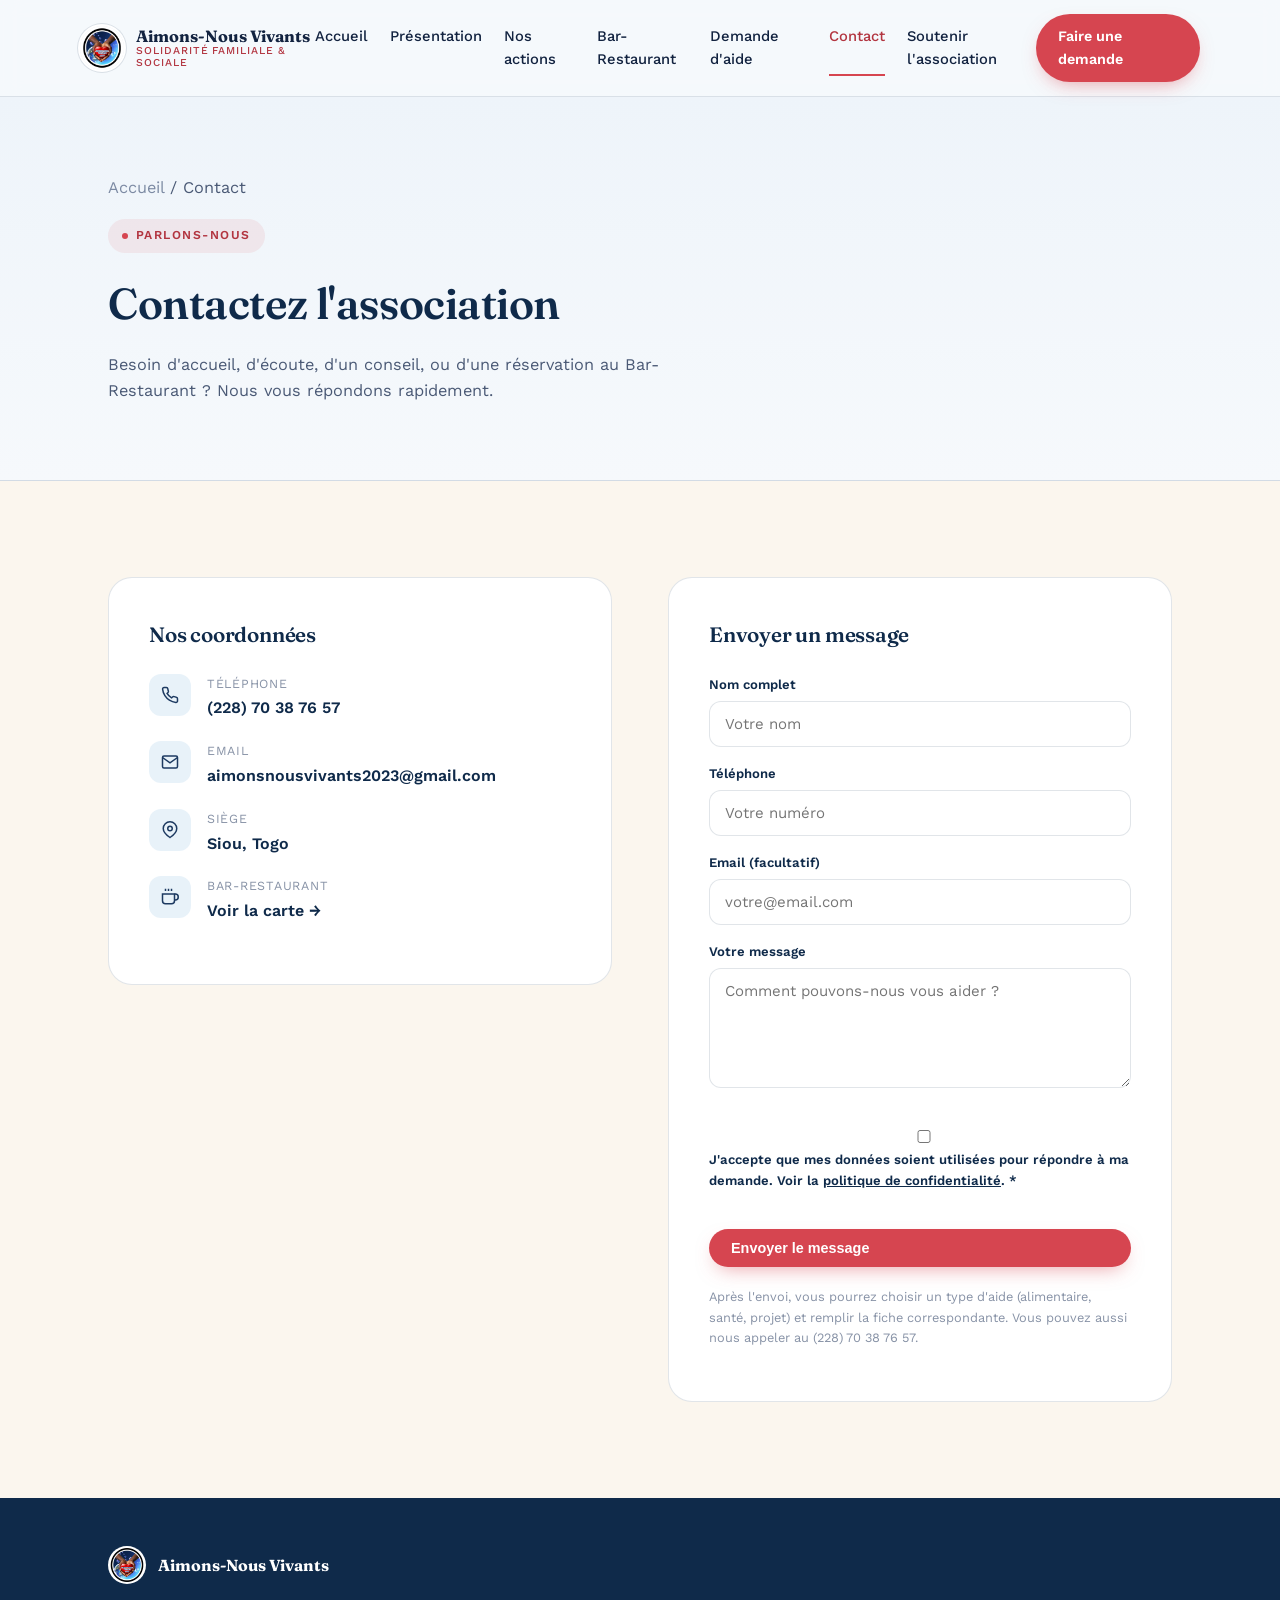
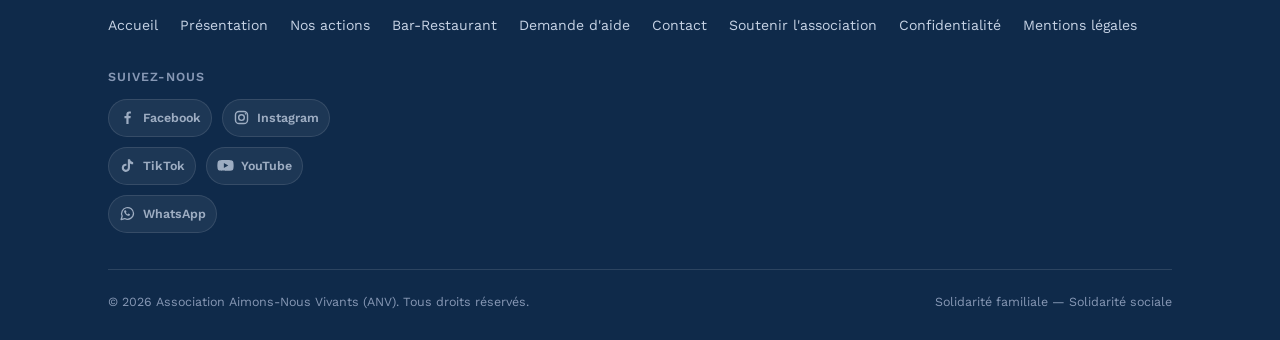
<file: contact.html>
<!DOCTYPE html>
<html lang="fr">
<head>
<meta charset="UTF-8">
<meta name="viewport" content="width=device-width, initial-scale=1.0">
<link rel="preconnect" href="https://fonts.googleapis.com">
<link rel="preconnect" href="https://fonts.gstatic.com" crossorigin>
<link href="https://fonts.googleapis.com/css2?family=Fraunces:ital,opsz,wght@0,9..144,400;0,9..144,500;0,9..144,600;0,9..144,700;1,9..144,500&family=Work+Sans:wght@400;500;600;700&display=swap" rel="stylesheet">
<link rel="stylesheet" href="style.css">

<title>Contact — Aimons-Nous Vivants (ANV)</title>
<meta name="description" content="Contactez l'association Aimons-Nous Vivants (Siou, Togo) : téléphone, email et formulaire de contact.">

<link rel="icon" href="logo.jpeg">
<link rel="apple-touch-icon" href="logo.jpeg">
<meta name="theme-color" content="#0f2a4a">
<meta property="og:type" content="website">
<meta property="og:locale" content="fr_FR">
<meta property="og:site_name" content="Aimons-Nous Vivants (ANV)">
<meta property="og:title" content="Contact — Aimons-Nous Vivants (ANV)">
<meta property="og:description" content="Contactez l'association Aimons-Nous Vivants (Siou, Togo) : téléphone, email et formulaire de contact.">
</head>
<body>
<a class="skip" href="#top">Aller au contenu</a>
<header>
  <div class="wrap nav">
    <a href="index.html" class="brand">
      <img src="logo.jpeg" alt="Logo Association Aimons-Nous Vivants">
      <span class="brand-name">Aimons-Nous Vivants<small>Solidarité familiale &amp; sociale</small></span>
    </a>
    <nav class="links">
      <a href="index.html">Accueil</a>
      <a href="presentation.html">Présentation</a>
      <a href="actions.html">Nos actions</a>
      <a href="restaurant.html">Bar-Restaurant</a>
      <a href="fiches.html">Demande d'aide</a>
      <a href="contact.html" aria-current="page">Contact</a>
      <a href="soutenir-lassociation.html">Soutenir l'association</a>
    </nav>
    <a href="fiches.html" class="btn">Faire une demande</a>
    <button class="menu-toggle" aria-label="Ouvrir le menu"><span></span><span></span><span></span></button>
  </div>
</header>
<main id="top">

  <section class="page-hero">
    <div class="wrap">
      <p class="breadcrumb"><a href="index.html">Accueil</a> / Contact</p>
      <div class="eyebrow">Parlons-nous</div>
      <h1>Contactez l'association</h1>
      <p>Besoin d'accueil, d'écoute, d'un conseil, ou d'une réservation au Bar-Restaurant ? Nous vous répondons rapidement.</p>
    </div>
  </section>

  <section class="contact" id="contact">
    <div class="wrap">
      <div class="contact-grid">
        <div class="contact-card">
          <h3>Nos coordonnées</h3>
          <div class="contact-row">
            <div class="icon" aria-hidden="true">
              <svg width="18" height="18" viewBox="0 0 24 24" fill="none" stroke="currentColor" stroke-width="2"><path d="M22 16.92v3a2 2 0 0 1-2.18 2 19.79 19.79 0 0 1-8.63-3.07 19.5 19.5 0 0 1-6-6 19.79 19.79 0 0 1-3.07-8.67A2 2 0 0 1 4.11 2h3a2 2 0 0 1 2 1.72c.13.96.36 1.9.68 2.81a2 2 0 0 1-.45 2.11L8.09 9.91a16 16 0 0 0 6 6l1.27-1.27a2 2 0 0 1 2.11-.45c.91.32 1.85.55 2.81.68A2 2 0 0 1 22 16.92z"/></svg>
            </div>
            <div><small>Téléphone</small><a href="tel:+22870387657">(228) 70 38 76 57</a></div>
          </div>
          <div class="contact-row">
            <div class="icon" aria-hidden="true">
              <svg width="18" height="18" viewBox="0 0 24 24" fill="none" stroke="currentColor" stroke-width="2"><path d="M22 6l-10 7L2 6"/><rect x="2" y="4" width="20" height="16" rx="2"/></svg>
            </div>
            <div><small>Email</small><a href="mailto:aimonsnousvivants2023@gmail.com">aimonsnousvivants2023@gmail.com</a></div>
          </div>
          <div class="contact-row">
            <div class="icon" aria-hidden="true">
              <svg width="18" height="18" viewBox="0 0 24 24" fill="none" stroke="currentColor" stroke-width="2"><path d="M21 10c0 6-9 12-9 12s-9-6-9-12a9 9 0 0 1 18 0z"/><circle cx="12" cy="10" r="3"/></svg>
            </div>
            <div><small>Siège</small><span class="txt">Siou, Togo</span></div>
          </div>
          <div class="contact-row">
            <div class="icon" aria-hidden="true">
              <svg width="18" height="18" viewBox="0 0 24 24" fill="none" stroke="currentColor" stroke-width="2"><path d="M18 8h1a4 4 0 0 1 0 8h-1"/><path d="M2 8h16v9a4 4 0 0 1-4 4H6a4 4 0 0 1-4-4Z"/><line x1="6" y1="1" x2="6" y2="4"/><line x1="10" y1="1" x2="10" y2="4"/><line x1="14" y1="1" x2="14" y2="4"/></svg>
            </div>
            <div><small>Bar-Restaurant</small><a href="restaurant.html">Voir la carte →</a></div>
          </div>
        </div>
        <div class="contact-card">
          <h3>Envoyer un message</h3>
          <form class="contact-form" name="contact" action="/merci" method="POST" data-netlify="true" netlify-honeypot="bot-field">
            <p class="hidden"><label>Ne pas remplir : <input name="bot-field"></label></p>
            <input type="hidden" name="subject" value="Nouveau message depuis le site ANV">
            <div>
              <label for="name">Nom complet</label>
              <input id="name" name="name" type="text" placeholder="Votre nom" required>
            </div>
            <div>
              <label for="phone">Téléphone</label>
              <input id="phone" name="phone" type="tel" placeholder="Votre numéro" required>
            </div>
            <div>
              <label for="email">Email (facultatif)</label>
              <input id="email" name="email" type="email" placeholder="votre@email.com">
            </div>
            <div>
              <label for="message">Votre message</label>
              <textarea id="message" name="message" placeholder="Comment pouvons-nous vous aider ?" required></textarea>
            </div>
            <p><label class="check"><input type="checkbox" name="consentement" value="Oui" required> J'accepte que mes données soient utilisées pour répondre à ma demande. Voir la <a href="confidentialite.html" target="_blank" rel="noopener">politique de confidentialité</a>. *</label></p>
            <button type="submit" class="btn">Envoyer le message</button>
            <p class="form-note">Après l'envoi, vous pourrez choisir un type d'aide (alimentaire, santé, projet) et remplir la fiche correspondante. Vous pouvez aussi nous appeler au (228) 70 38 76 57.</p>
          </form>
        </div>
      </div>
    </div>
  </section>

</main>
<footer>
  <div class="wrap">
    <div class="footer-grid">
      <div class="footer-brand">
        <img src="logo.jpeg" alt="Logo ANV">
        <strong>Aimons-Nous Vivants</strong>
      </div>
      <nav>
      <a href="index.html">Accueil</a>
      <a href="presentation.html">Présentation</a>
      <a href="actions.html">Nos actions</a>
      <a href="restaurant.html">Bar-Restaurant</a>
      <a href="fiches.html">Demande d'aide</a>
      <a href="contact.html">Contact</a>
      <a href="soutenir-lassociation.html">Soutenir l'association</a>
      <a href="confidentialite.html">Confidentialité</a>
      <a href="mentions-legales.html">Mentions légales</a>
      </nav>
      <div class="footer-social" data-social-links="footer">
        <span class="footer-social-label">Suivez-nous</span>
        <div class="social-links">
          <a href="#" class="social-link" aria-label="Facebook" target="_blank" rel="noopener noreferrer">
            <svg width="18" height="18" viewBox="0 0 24 24" fill="currentColor" aria-hidden="true"><path d="M22 12.06C22 6.5 17.5 2 12 2S2 6.5 2 12.06c0 5 3.66 9.13 8.44 9.94v-7.03H7.9v-2.91h2.54V9.41c0-2.5 1.49-3.89 3.77-3.89 1.09 0 2.23.2 2.23.2v2.46h-1.26c-1.24 0-1.63.77-1.63 1.56v1.87h2.78l-.44 2.91h-2.34V22c4.78-.81 8.44-4.94 8.44-9.94Z"/></svg>
          </a>
          <a href="#" class="social-link" aria-label="TikTok" target="_blank" rel="noopener noreferrer">
            <svg width="18" height="18" viewBox="0 0 24 24" fill="currentColor" aria-hidden="true"><path d="M12.53.02C13.84 0 15.14.01 16.44 0c.08 1.53.63 3.09 1.75 4.17 1.12 1.11 2.7 1.62 4.24 1.79v4.03c-1.44-.05-2.89-.35-4.2-.97-.57-.26-1.1-.59-1.62-.93-.01 2.92.01 5.84-.02 8.75-.08 1.4-.54 2.79-1.35 3.94-1.31 1.92-3.58 3.17-5.91 3.21-1.43.08-2.86-.31-4.08-1.03-2.02-1.19-3.44-3.37-3.65-5.71-.02-.5-.03-1-.01-1.49.18-1.9 1.11-3.72 2.58-4.96 1.66-1.42 3.94-2.11 6.1-1.72.02 1.48-.04 2.96-.04 4.44-.99-.32-2.15-.23-3.02.37-.63.41-1.11 1.04-1.36 1.75-.21.51-.15 1.07-.14 1.61.24 1.64 1.82 3.02 3.5 2.87 1.12-.01 2.19-.66 2.77-1.61.19-.33.4-.67.41-1.06.1-1.79.06-3.57.07-5.36.01-4.03-.01-8.05.02-12.07Z"/></svg>
          </a>
          <a href="#" class="social-link" aria-label="YouTube" target="_blank" rel="noopener noreferrer">
            <svg width="18" height="18" viewBox="0 0 24 24" fill="currentColor" aria-hidden="true"><path d="M23.5 6.2a2.9 2.9 0 0 0-2-2C19.7 3.7 12 3.7 12 3.7s-7.7 0-9.5.5a2.9 2.9 0 0 0-2 2A30.4 30.4 0 0 0 0 12a30.4 30.4 0 0 0 .5 5.8 2.9 2.9 0 0 0 2 2c1.8.5 9.5.5 9.5.5s7.7 0 9.5-.5a2.9 2.9 0 0 0 2-2A30.4 30.4 0 0 0 24 12a30.4 30.4 0 0 0-.5-5.8ZM9.6 15.6V8.4L15.9 12Z"/></svg>
          </a>
          <a href="#" class="social-link" aria-label="Instagram" target="_blank" rel="noopener noreferrer">
            <svg width="18" height="18" viewBox="0 0 24 24" fill="currentColor" aria-hidden="true"><path d="M12 2c2.7 0 3.05.01 4.12.06 1.06.05 1.79.22 2.43.46.66.26 1.21.6 1.75 1.14.55.55.9 1.1 1.15 1.76.24.64.4 1.37.46 2.43C21.96 8.95 22 9.3 22 12s-.01 3.05-.07 4.12c-.05 1.06-.22 1.79-.46 2.43a4.9 4.9 0 0 1-1.15 1.76 4.9 4.9 0 0 1-1.76 1.15c-.64.24-1.37.4-2.43.46-1.06.06-1.4.06-4.12.06s-3.05-.01-4.12-.06c-1.06-.05-1.79-.22-2.43-.46a4.9 4.9 0 0 1-1.76-1.15 4.9 4.9 0 0 1-1.15-1.76c-.24-.64-.4-1.37-.46-2.43C2.01 15.05 2 14.7 2 12s.01-3.05.06-4.12c.06-1.06.22-1.79.47-2.43a4.9 4.9 0 0 1 1.15-1.76A4.9 4.9 0 0 1 5.44 2.54c.64-.25 1.37-.41 2.43-.47C8.95 2.01 9.3 2 12 2Zm0 1.8c-2.67 0-2.99.01-4.04.06-.86.04-1.33.18-1.64.3-.41.16-.7.35-1.01.66-.31.31-.5.6-.66 1.01-.12.31-.26.78-.3 1.64C4.31 9.01 4.3 9.33 4.3 12s.01 2.99.06 4.04c.04.86.18 1.33.3 1.64.16.41.35.7.66 1.01.31.31.6.5 1.01.66.31.12.78.26 1.64.3 1.05.05 1.37.06 4.04.06s2.99-.01 4.04-.06c.86-.04 1.33-.18 1.64-.3.41-.16.7-.35 1.01-.66.31-.31.5-.6.66-1.01.12-.31.26-.78.3-1.64.05-1.05.06-1.37.06-4.04s-.01-2.99-.06-4.04c-.04-.86-.18-1.33-.3-1.64a2.7 2.7 0 0 0-.66-1.01 2.7 2.7 0 0 0-1.01-.66c-.31-.12-.78-.26-1.64-.3C14.99 3.81 14.67 3.8 12 3.8Zm0 3.07a5.13 5.13 0 1 1 0 10.26 5.13 5.13 0 0 1 0-10.26Zm0 1.8a3.33 3.33 0 1 0 0 6.66 3.33 3.33 0 0 0 0-6.66Zm5.34-3.3a1.2 1.2 0 1 1 0 2.4 1.2 1.2 0 0 1 0-2.4Z"/></svg>
          </a>
        </div>
      </div>
    </div>
    <div class="footer-bottom">
      <span>© 2026 Association Aimons-Nous Vivants (ANV). Tous droits réservés.</span>
      <span>Solidarité familiale — Solidarité sociale</span>
    </div>
  </div>
</footer>
<script src="script.js"></script>
<script src="social.js"></script>
</body>
</html>
</file>
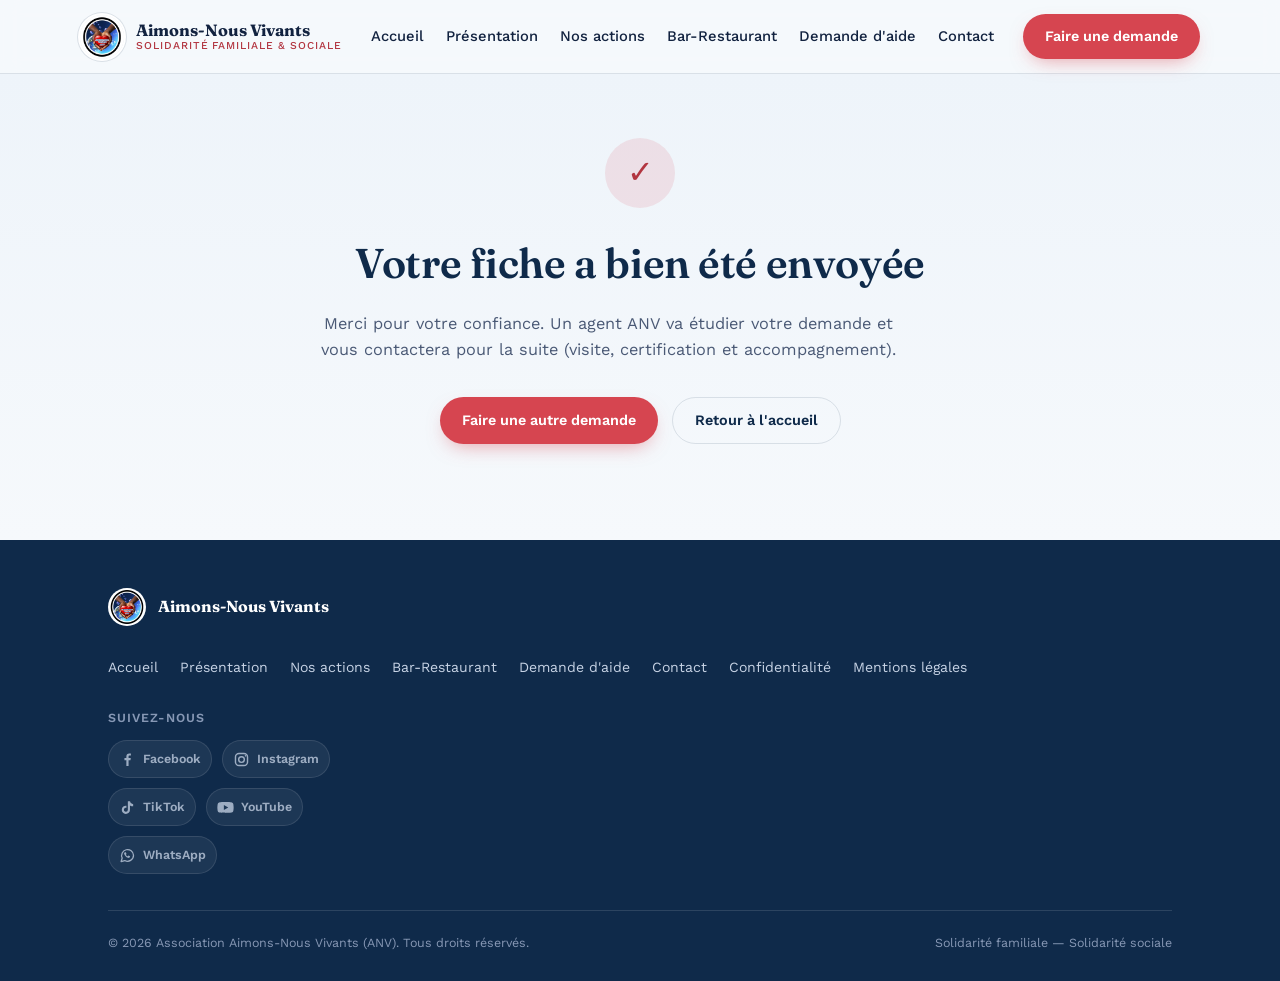
<file: demande-envoyee.html>
<!DOCTYPE html>
<html lang="fr">
<head>
<meta charset="UTF-8">
<meta name="viewport" content="width=device-width, initial-scale=1.0">
<link rel="preconnect" href="https://fonts.googleapis.com">
<link rel="preconnect" href="https://fonts.gstatic.com" crossorigin>
<link href="https://fonts.googleapis.com/css2?family=Fraunces:ital,opsz,wght@0,9..144,400;0,9..144,500;0,9..144,600;0,9..144,700;1,9..144,500&family=Work+Sans:wght@400;500;600;700&display=swap" rel="stylesheet">
<link rel="stylesheet" href="style.css">

<title>Fiche envoyée — Aimons-Nous Vivants (ANV)</title>
<meta name="description" content="Votre fiche a bien été envoyée à l'association ANV.">

<link rel="icon" href="logo.jpeg">
<link rel="apple-touch-icon" href="logo.jpeg">
<meta name="theme-color" content="#0f2a4a">
<meta property="og:type" content="website">
<meta property="og:locale" content="fr_FR">
<meta property="og:site_name" content="Aimons-Nous Vivants (ANV)">
<meta property="og:title" content="Fiche envoyée — Aimons-Nous Vivants (ANV)">
<meta property="og:description" content="Votre fiche a bien été envoyée à l'association ANV.">
</head>
<body>
<a class="skip" href="#top">Aller au contenu</a>
<header>
  <div class="wrap nav">
    <a href="index.html" class="brand">
      <img src="logo.jpeg" alt="Logo Association Aimons-Nous Vivants">
      <span class="brand-name">Aimons-Nous Vivants<small>Solidarité familiale &amp; sociale</small></span>
    </a>
    <nav class="links">
      <a href="index.html">Accueil</a>
      <a href="presentation.html">Présentation</a>
      <a href="actions.html">Nos actions</a>
      <a href="restaurant.html">Bar-Restaurant</a>
      <a href="fiches.html">Demande d'aide</a>
      <a href="contact.html">Contact</a>
    </nav>
    <a href="fiches.html" class="btn">Faire une demande</a>
    <button class="menu-toggle" aria-label="Ouvrir le menu"><span></span><span></span><span></span></button>
  </div>
</header>
<main id="top">

  <section class="page-hero" style="border-bottom:none;padding-bottom:96px;">
    <div class="wrap merci-box">
      <div class="ok" aria-hidden="true">✓</div>
      <h1>Votre fiche a bien été envoyée</h1>
      <p>Merci pour votre confiance. Un agent ANV va étudier votre demande et vous contactera pour la suite (visite, certification et accompagnement).</p>
      <div class="hero-cta" style="justify-content:center;">
        <a href="fiches.html" class="btn">Faire une autre demande</a>
        <a href="index.html" class="btn ghost">Retour à l'accueil</a>
      </div>
    </div>
  </section>

</main>
<footer>
  <div class="wrap">
    <div class="footer-grid">
      <div class="footer-brand">
        <img src="logo.jpeg" alt="Logo ANV">
        <strong>Aimons-Nous Vivants</strong>
      </div>
      <nav>
      <a href="index.html">Accueil</a>
      <a href="presentation.html">Présentation</a>
      <a href="actions.html">Nos actions</a>
      <a href="restaurant.html">Bar-Restaurant</a>
      <a href="fiches.html">Demande d'aide</a>
      <a href="contact.html">Contact</a>
      <a href="confidentialite.html">Confidentialité</a>
      <a href="mentions-legales.html">Mentions légales</a>
      </nav>
      <div class="footer-social" data-social-links="footer">
        <span class="footer-social-label">Suivez-nous</span>
        <div class="social-links">
          <a href="#" class="social-link" aria-label="Facebook" target="_blank" rel="noopener noreferrer">
            <svg width="18" height="18" viewBox="0 0 24 24" fill="currentColor" aria-hidden="true"><path d="M22 12.06C22 6.5 17.5 2 12 2S2 6.5 2 12.06c0 5 3.66 9.13 8.44 9.94v-7.03H7.9v-2.91h2.54V9.41c0-2.5 1.49-3.89 3.77-3.89 1.09 0 2.23.2 2.23.2v2.46h-1.26c-1.24 0-1.63.77-1.63 1.56v1.87h2.78l-.44 2.91h-2.34V22c4.78-.81 8.44-4.94 8.44-9.94Z"/></svg>
          </a>
          <a href="#" class="social-link" aria-label="TikTok" target="_blank" rel="noopener noreferrer">
            <svg width="18" height="18" viewBox="0 0 24 24" fill="currentColor" aria-hidden="true"><path d="M12.53.02C13.84 0 15.14.01 16.44 0c.08 1.53.63 3.09 1.75 4.17 1.12 1.11 2.7 1.62 4.24 1.79v4.03c-1.44-.05-2.89-.35-4.2-.97-.57-.26-1.1-.59-1.62-.93-.01 2.92.01 5.84-.02 8.75-.08 1.4-.54 2.79-1.35 3.94-1.31 1.92-3.58 3.17-5.91 3.21-1.43.08-2.86-.31-4.08-1.03-2.02-1.19-3.44-3.37-3.65-5.71-.02-.5-.03-1-.01-1.49.18-1.9 1.11-3.72 2.58-4.96 1.66-1.42 3.94-2.11 6.1-1.72.02 1.48-.04 2.96-.04 4.44-.99-.32-2.15-.23-3.02.37-.63.41-1.11 1.04-1.36 1.75-.21.51-.15 1.07-.14 1.61.24 1.64 1.82 3.02 3.5 2.87 1.12-.01 2.19-.66 2.77-1.61.19-.33.4-.67.41-1.06.1-1.79.06-3.57.07-5.36.01-4.03-.01-8.05.02-12.07Z"/></svg>
          </a>
          <a href="#" class="social-link" aria-label="YouTube" target="_blank" rel="noopener noreferrer">
            <svg width="18" height="18" viewBox="0 0 24 24" fill="currentColor" aria-hidden="true"><path d="M23.5 6.2a2.9 2.9 0 0 0-2-2C19.7 3.7 12 3.7 12 3.7s-7.7 0-9.5.5a2.9 2.9 0 0 0-2 2A30.4 30.4 0 0 0 0 12a30.4 30.4 0 0 0 .5 5.8 2.9 2.9 0 0 0 2 2c1.8.5 9.5.5 9.5.5s7.7 0 9.5-.5a2.9 2.9 0 0 0 2-2A30.4 30.4 0 0 0 24 12a30.4 30.4 0 0 0-.5-5.8ZM9.6 15.6V8.4L15.9 12Z"/></svg>
          </a>
          <a href="#" class="social-link" aria-label="Instagram" target="_blank" rel="noopener noreferrer">
            <svg width="18" height="18" viewBox="0 0 24 24" fill="currentColor" aria-hidden="true"><path d="M12 2c2.7 0 3.05.01 4.12.06 1.06.05 1.79.22 2.43.46.66.26 1.21.6 1.75 1.14.55.55.9 1.1 1.15 1.76.24.64.4 1.37.46 2.43C21.96 8.95 22 9.3 22 12s-.01 3.05-.07 4.12c-.05 1.06-.22 1.79-.46 2.43a4.9 4.9 0 0 1-1.15 1.76 4.9 4.9 0 0 1-1.76 1.15c-.64.24-1.37.4-2.43.46-1.06.06-1.4.06-4.12.06s-3.05-.01-4.12-.06c-1.06-.05-1.79-.22-2.43-.46a4.9 4.9 0 0 1-1.76-1.15 4.9 4.9 0 0 1-1.15-1.76c-.24-.64-.4-1.37-.46-2.43C2.01 15.05 2 14.7 2 12s.01-3.05.06-4.12c.06-1.06.22-1.79.47-2.43a4.9 4.9 0 0 1 1.15-1.76A4.9 4.9 0 0 1 5.44 2.54c.64-.25 1.37-.41 2.43-.47C8.95 2.01 9.3 2 12 2Zm0 1.8c-2.67 0-2.99.01-4.04.06-.86.04-1.33.18-1.64.3-.41.16-.7.35-1.01.66-.31.31-.5.6-.66 1.01-.12.31-.26.78-.3 1.64C4.31 9.01 4.3 9.33 4.3 12s.01 2.99.06 4.04c.04.86.18 1.33.3 1.64.16.41.35.7.66 1.01.31.31.6.5 1.01.66.31.12.78.26 1.64.3 1.05.05 1.37.06 4.04.06s2.99-.01 4.04-.06c.86-.04 1.33-.18 1.64-.3.41-.16.7-.35 1.01-.66.31-.31.5-.6.66-1.01.12-.31.26-.78.3-1.64.05-1.05.06-1.37.06-4.04s-.01-2.99-.06-4.04c-.04-.86-.18-1.33-.3-1.64a2.7 2.7 0 0 0-.66-1.01 2.7 2.7 0 0 0-1.01-.66c-.31-.12-.78-.26-1.64-.3C14.99 3.81 14.67 3.8 12 3.8Zm0 3.07a5.13 5.13 0 1 1 0 10.26 5.13 5.13 0 0 1 0-10.26Zm0 1.8a3.33 3.33 0 1 0 0 6.66 3.33 3.33 0 0 0 0-6.66Zm5.34-3.3a1.2 1.2 0 1 1 0 2.4 1.2 1.2 0 0 1 0-2.4Z"/></svg>
          </a>
        </div>
      </div>
    </div>
    <div class="footer-bottom">
      <span>© 2026 Association Aimons-Nous Vivants (ANV). Tous droits réservés.</span>
      <span>Solidarité familiale — Solidarité sociale</span>
    </div>
  </div>
</footer>
<script src="script.js"></script>
<script src="social.js"></script>
</body>
</html>
</file>
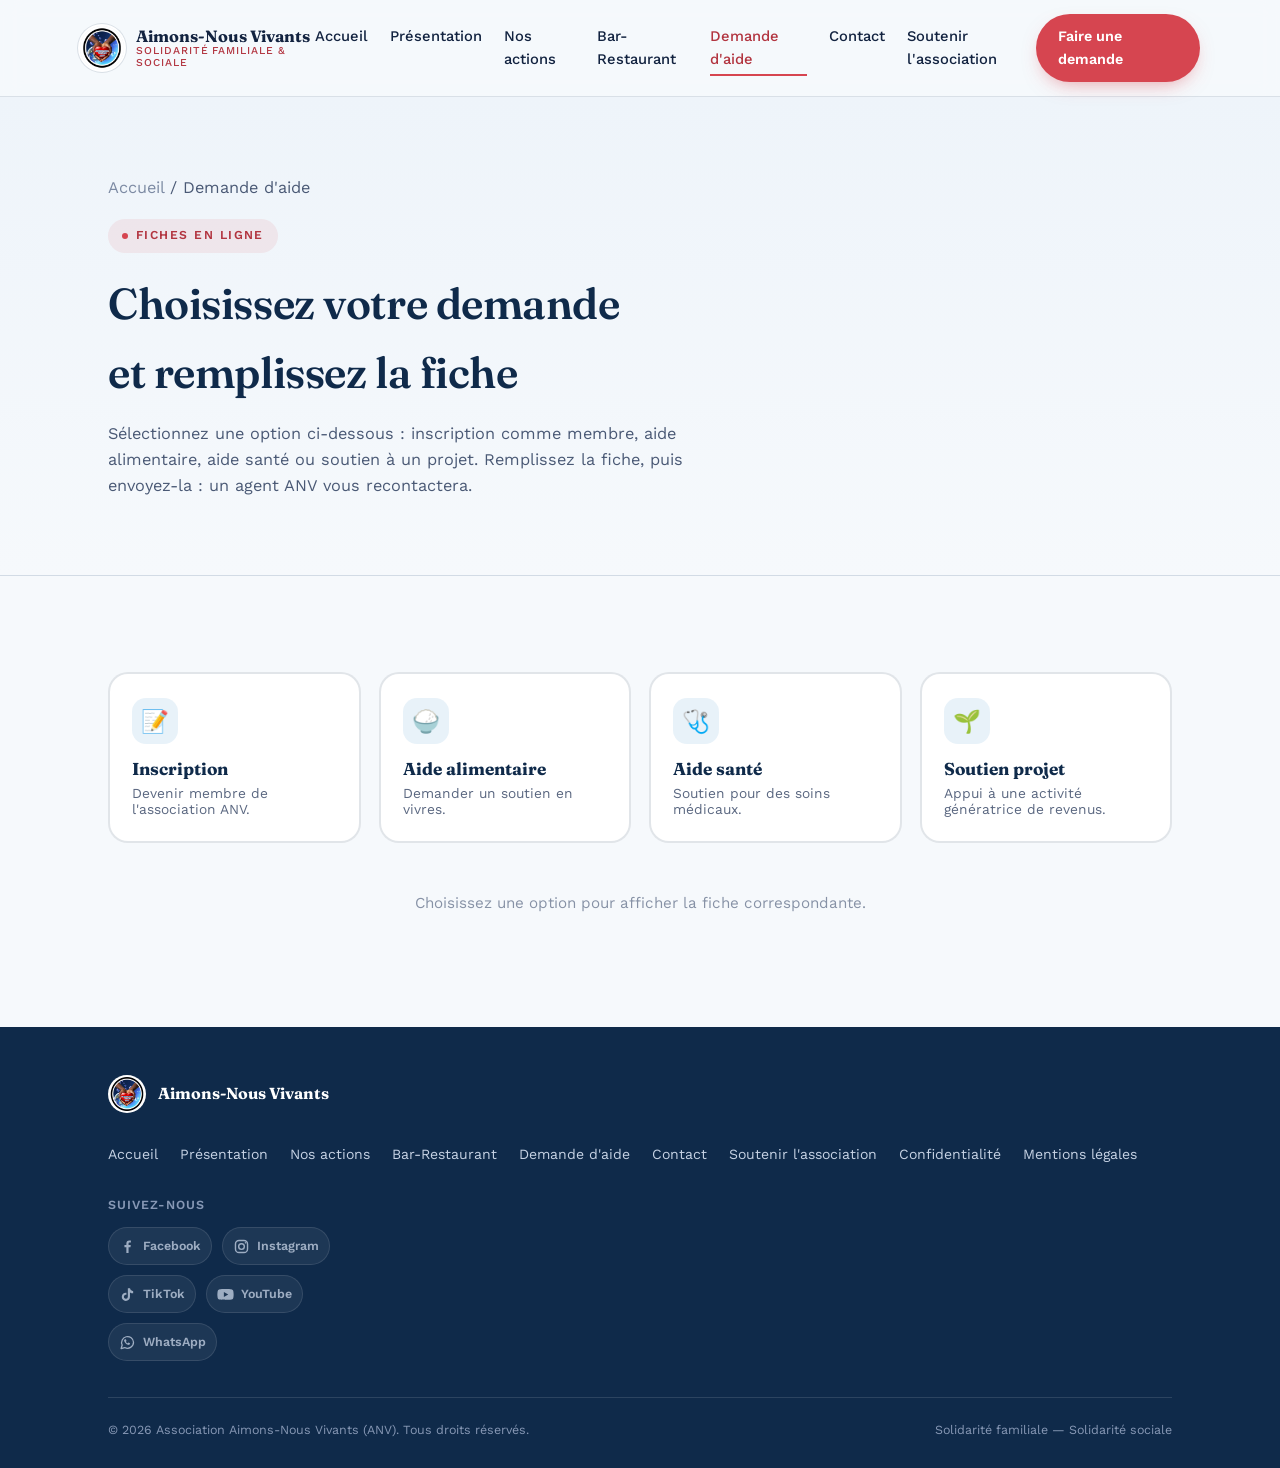
<file: fiches.html>
<!DOCTYPE html>
<html lang="fr">
<head>
<meta charset="UTF-8">
<meta name="viewport" content="width=device-width, initial-scale=1.0">
<link rel="preconnect" href="https://fonts.googleapis.com">
<link rel="preconnect" href="https://fonts.gstatic.com" crossorigin>
<link href="https://fonts.googleapis.com/css2?family=Fraunces:ital,opsz,wght@0,9..144,400;0,9..144,500;0,9..144,600;0,9..144,700;1,9..144,500&family=Work+Sans:wght@400;500;600;700&display=swap" rel="stylesheet">
<link rel="stylesheet" href="style.css">

<title>Demande d'aide & fiches — Aimons-Nous Vivants (ANV)</title>
<meta name="description" content="Fiches en ligne de l'association ANV : inscription, soutien alimentaire, soutien santé et soutien projet.">

<link rel="icon" href="logo.jpeg">
<link rel="apple-touch-icon" href="logo.jpeg">
<meta name="theme-color" content="#0f2a4a">
<meta property="og:type" content="website">
<meta property="og:locale" content="fr_FR">
<meta property="og:site_name" content="Aimons-Nous Vivants (ANV)">
<meta property="og:title" content="Demande d'aide & fiches — Aimons-Nous Vivants (ANV)">
<meta property="og:description" content="Fiches en ligne de l'association ANV : inscription, soutien alimentaire, soutien santé et soutien projet.">
</head>
<body>
<a class="skip" href="#top">Aller au contenu</a>
<header>
  <div class="wrap nav">
    <a href="index.html" class="brand">
      <img src="logo.jpeg" alt="Logo Association Aimons-Nous Vivants">
      <span class="brand-name">Aimons-Nous Vivants<small>Solidarité familiale &amp; sociale</small></span>
    </a>
    <nav class="links">
      <a href="index.html">Accueil</a>
      <a href="presentation.html">Présentation</a>
      <a href="actions.html">Nos actions</a>
      <a href="restaurant.html">Bar-Restaurant</a>
      <a href="fiches.html" aria-current="page">Demande d'aide</a>
      <a href="contact.html">Contact</a>
      <a href="soutenir-lassociation.html">Soutenir l'association</a>
    </nav>
    <a href="fiches.html" class="btn">Faire une demande</a>
    <button class="menu-toggle" aria-label="Ouvrir le menu"><span></span><span></span><span></span></button>
  </div>
</header>
<main id="top">

  <section class="page-hero">
    <div class="wrap">
      <p class="breadcrumb"><a href="index.html">Accueil</a> / Demande d'aide</p>
      <div class="eyebrow">Fiches en ligne</div>
      <h1>Choisissez votre demande<br>et remplissez la fiche</h1>
      <p>Sélectionnez une option ci-dessous : inscription comme membre, aide alimentaire, aide santé ou soutien à un projet. Remplissez la fiche, puis envoyez-la : un agent ANV vous recontactera.</p>
    </div>
  </section>

  <section>
    <div class="wrap">
      <div class="choice-grid" role="tablist" aria-label="Type de demande">
        <button type="button" class="choice" role="tab" id="tab-inscription" aria-controls="fiche-inscription" aria-selected="false" data-fiche="inscription">
          <div class="ico" aria-hidden="true">📝</div><strong>Inscription</strong><span class="d">Devenir membre de l'association ANV.</span>
        </button>
        <button type="button" class="choice" role="tab" id="tab-alimentaire" aria-controls="fiche-alimentaire" aria-selected="false" data-fiche="alimentaire">
          <div class="ico" aria-hidden="true">🍚</div><strong>Aide alimentaire</strong><span class="d">Demander un soutien en vivres.</span>
        </button>
        <button type="button" class="choice" role="tab" id="tab-sante" aria-controls="fiche-sante" aria-selected="false" data-fiche="sante">
          <div class="ico" aria-hidden="true">🩺</div><strong>Aide santé</strong><span class="d">Soutien pour des soins médicaux.</span>
        </button>
        <button type="button" class="choice" role="tab" id="tab-projet" aria-controls="fiche-projet" aria-selected="false" data-fiche="projet">
          <div class="ico" aria-hidden="true">🌱</div><strong>Soutien projet</strong><span class="d">Appui à une activité génératrice de revenus.</span>
        </button>
      </div>
      <p class="form-note" id="fiche-hint" style="text-align:center;font-size:0.95rem;">Choisissez une option pour afficher la fiche correspondante.</p>

      <article class="fiche" id="fiche-inscription" role="tabpanel" aria-labelledby="tab-inscription" hidden>
        <div class="fiche-head">
          <img src="logo.jpeg" alt="">
          <div><small>Association Aimons-Nous Vivants (ANV)</small><h2>Fiche d'inscription</h2><p>Vive la vie — Vive l'association Aimons-Nous Vivants</p></div>
        </div>
        <form class="fiche-form" name="inscription" action="/merci" method="POST" data-netlify="true" netlify-honeypot="bot-field">
          <p class="hidden"><label>Ne pas remplir : <input name="bot-field"></label></p>
          <input type="hidden" name="subject" value="Fiche d'inscription — nouvelle fiche reçue">
          
          <fieldset><legend>Identité</legend><div class="fields"><div class="full"><label for="ins-type_membre">Type de membre *</label><select id="ins-type_membre" name="type_membre" required><option value="">— Choisir —</option><option>Membre actif</option><option>Membre adhérent</option><option>Membre sympathisant</option><option>Membre d'honneur</option><option>Non membre</option></select></div><div><label for="ins-date">Date</label><input id="ins-date" name="date" type="date"></div><div><label for="ins-heure">Heure</label><input id="ins-heure" name="heure" type="time"></div><div><label for="ins-nom">Nom *</label><input id="ins-nom" name="nom" type="text" required></div><div><label for="ins-prenoms">Prénoms *</label><input id="ins-prenoms" name="prenoms" type="text" required></div><div><label for="ins-age">Âge</label><input id="ins-age" name="age" type="number"></div><div><label for="ins-lieu_provenance">Lieu de provenance</label><input id="ins-lieu_provenance" name="lieu_provenance" type="text"></div><div><label for="ins-domicile">Domicile</label><input id="ins-domicile" name="domicile" type="text"></div><div><label for="ins-contacts">Contacts (téléphone) *</label><input id="ins-contacts" name="contacts" type="tel" required></div><div><label for="ins-email">Email</label><input id="ins-email" name="email" type="email"></div><div><label for="ins-niveau_etudes">Niveau d'études</label><input id="ins-niveau_etudes" name="niveau_etudes" type="text"></div></div></fieldset><fieldset><legend>Situation</legend><div class="fields"><div class="full"><label for="ins-situation_familiale">Situation familiale</label><textarea id="ins-situation_familiale" name="situation_familiale"></textarea></div><div class="full"><label for="ins-activites">Activités</label><input id="ins-activites" name="activites" type="text"></div><div class="full"><label for="ins-souhaits">Souhaits</label><textarea id="ins-souhaits" name="souhaits"></textarea></div><div class="full"><label for="ins-personnes_a_prevenir">Personnes à prévenir / Témoins</label><textarea id="ins-personnes_a_prevenir" name="personnes_a_prevenir" placeholder="Nom et contact"></textarea></div></div></fieldset><div class="fiche-note"><strong>NB : Dispositions pratiques</strong><br>Adhérer au message de l'association Aimons-Nous Vivants et être fidèle aux cotisations : DS – CM – DPM.</div><p><label class="check"><input type="checkbox" name="adhesion" value="Oui" required> J'adhère au message de l'association Aimons-Nous Vivants et je m'engage à être fidèle aux cotisations. *</label></p>
          <p><label class="check"><input type="checkbox" name="certification" value="Oui" required> Je certifie que les informations fournies sont exactes et j'accepte d'être contacté(e) par un agent ANV. J'ai lu la <a href="confidentialite.html" target="_blank" rel="noopener">politique de confidentialité</a>. *</label></p>
          <p style="margin-top:22px;"><button type="submit" class="btn">Envoyer la fiche</button></p>
          <p class="fiche-foot">ANV : une expression d'amour maintenant pour sauver une vie avant qu'il ne soit trop tard</p>
        </form>
      </article>
      <article class="fiche" id="fiche-alimentaire" role="tabpanel" aria-labelledby="tab-alimentaire" hidden>
        <div class="fiche-head">
          <img src="logo.jpeg" alt="">
          <div><small>Association Aimons-Nous Vivants (ANV) — Togo</small><h2>Soutien alimentaire Aimons-Nous Vivants</h2><p>Nul ne peut se vanter de se passer de ses semblables.</p></div>
        </div>
        <form class="fiche-form" name="soutien-alimentaire" action="/demande-envoyee" method="POST" data-netlify="true" netlify-honeypot="bot-field">
          <p class="hidden"><label>Ne pas remplir : <input name="bot-field"></label></p>
          <input type="hidden" name="subject" value="Soutien alimentaire Aimons-Nous Vivants — nouvelle fiche reçue">
          
          <fieldset><legend>Bénéficiaire</legend><div class="fields"><div><label for="ali-bureau_anv">Bureau ANV</label><input id="ali-bureau_anv" name="bureau_anv" type="text" placeholder="Ex. : Kara"></div><div><label for="ali-nom_prenom">Nom et prénom *</label><input id="ali-nom_prenom" name="nom_prenom" type="text" required></div><div><label for="ali-type_membre">Type de membre</label><select id="ali-type_membre" name="type_membre"><option value="">— Choisir —</option><option>Membre actif</option><option>Membre adhérent</option><option>Membre sympathisant</option><option>Membre d'honneur</option><option>Non membre</option></select></div><div><label for="ali-code_membre">Code de membre</label><input id="ali-code_membre" name="code_membre" type="text" placeholder="Si vous en avez un"></div><div><label for="ali-fonction">Fonction</label><input id="ali-fonction" name="fonction" type="text"></div><div><label for="ali-contacts">Contacts (téléphone) *</label><input id="ali-contacts" name="contacts" type="tel" required></div><div><label for="ali-email">Email</label><input id="ali-email" name="email" type="email"></div><div><label for="ali-age">Âge</label><input id="ali-age" name="age" type="number"></div><div><label for="ali-sexe">Sexe</label><select id="ali-sexe" name="sexe"><option value="">— Choisir —</option><option>Féminin</option><option>Masculin</option></select></div><div><label for="ali-provenance">Provenance</label><input id="ali-provenance" name="provenance" type="text"></div><div class="full"><label for="ali-situation_familiale">Situation familiale</label><textarea id="ali-situation_familiale" name="situation_familiale"></textarea></div></div></fieldset><fieldset><legend>Demande</legend><div class="fields"><div class="full"><label for="ali-motifs">Motifs de la demande *</label><textarea id="ali-motifs" name="motifs" required></textarea></div><div><label for="ali-date">Date</label><input id="ali-date" name="date" type="date"></div><div class="full"><label for="ali-besoins_estimes">Besoins estimés</label><input id="ali-besoins_estimes" name="besoins_estimes" type="text" placeholder="Ex. : sacs de riz, huile, nombre de personnes…"></div><div><label for="ali-temoin_1">Témoin 1</label><input id="ali-temoin_1" name="temoin_1" type="text" placeholder="Nom et contact"></div><div><label for="ali-temoin_2">Témoin 2</label><input id="ali-temoin_2" name="temoin_2" type="text" placeholder="Nom et contact"></div><div class="full"><label for="ali-personne_a_prevenir">Personne à prévenir</label><input id="ali-personne_a_prevenir" name="personne_a_prevenir" type="text" placeholder="Nom et contact"></div></div></fieldset>
          <p><label class="check"><input type="checkbox" name="certification" value="Oui" required> Je certifie que les informations fournies sont exactes et j'accepte d'être contacté(e) par un agent ANV. J'ai lu la <a href="confidentialite.html" target="_blank" rel="noopener">politique de confidentialité</a>. *</label></p>
          <p style="margin-top:22px;"><button type="submit" class="btn">Envoyer la fiche</button></p>
          <p class="fiche-foot">ANV : une expression d'amour maintenant pour sauver une vie avant qu'il ne soit trop tard</p>
        </form>
      </article>
      <article class="fiche" id="fiche-sante" role="tabpanel" aria-labelledby="tab-sante" hidden>
        <div class="fiche-head">
          <img src="logo.jpeg" alt="">
          <div><small>Association Aimons-Nous Vivants (ANV) — Togo</small><h2>Soutien santé Aimons-Nous Vivants</h2><p>Nul ne peut se vanter de se passer de ses semblables.</p></div>
        </div>
        <form class="fiche-form" name="soutien-sante" action="/demande-envoyee" method="POST" data-netlify="true" netlify-honeypot="bot-field">
          <p class="hidden"><label>Ne pas remplir : <input name="bot-field"></label></p>
          <input type="hidden" name="subject" value="Soutien santé Aimons-Nous Vivants — nouvelle fiche reçue">
          
          <fieldset><legend>Bénéficiaire</legend><div class="fields"><div><label for="san-bureau_anv">Bureau ANV</label><input id="san-bureau_anv" name="bureau_anv" type="text" placeholder="Ex. : Kara"></div><div><label for="san-nom_prenom">Nom et prénom *</label><input id="san-nom_prenom" name="nom_prenom" type="text" required></div><div><label for="san-type_membre">Type de membre</label><select id="san-type_membre" name="type_membre"><option value="">— Choisir —</option><option>Membre actif</option><option>Membre adhérent</option><option>Membre sympathisant</option><option>Membre d'honneur</option><option>Non membre</option></select></div><div><label for="san-code_membre">Code de membre</label><input id="san-code_membre" name="code_membre" type="text" placeholder="Si vous en avez un"></div><div><label for="san-fonction">Fonction</label><input id="san-fonction" name="fonction" type="text"></div><div><label for="san-contacts">Contacts (téléphone) *</label><input id="san-contacts" name="contacts" type="tel" required></div><div><label for="san-email">Email</label><input id="san-email" name="email" type="email"></div><div><label for="san-age">Âge</label><input id="san-age" name="age" type="number"></div><div><label for="san-sexe">Sexe</label><select id="san-sexe" name="sexe"><option value="">— Choisir —</option><option>Féminin</option><option>Masculin</option></select></div><div><label for="san-provenance">Provenance</label><input id="san-provenance" name="provenance" type="text"></div><div class="full"><label for="san-centre_hospitalier">Centre hospitalier</label><input id="san-centre_hospitalier" name="centre_hospitalier" type="text"></div><div class="full"><label for="san-docteur_consulte">Docteur consulté</label><input id="san-docteur_consulte" name="docteur_consulte" type="text"></div></div></fieldset><fieldset><legend>Demande</legend><div class="fields"><div class="full"><label for="san-motifs">Motifs (maladie, soins nécessaires…) *</label><textarea id="san-motifs" name="motifs" required></textarea></div><div><label for="san-periode">Période</label><input id="san-periode" name="periode" type="text" placeholder="Ex. : depuis le…"></div><div><label for="san-depenses_totales">Dépenses totales du patient (FCFA)</label><input id="san-depenses_totales" name="depenses_totales" type="number"></div><div><label for="san-temoin_1">Témoin 1</label><input id="san-temoin_1" name="temoin_1" type="text" placeholder="Nom et contact"></div><div><label for="san-temoin_2">Témoin 2</label><input id="san-temoin_2" name="temoin_2" type="text" placeholder="Nom et contact"></div><div class="full"><label for="san-personne_a_prevenir">Personne à prévenir</label><input id="san-personne_a_prevenir" name="personne_a_prevenir" type="text" placeholder="Nom et contact"></div></div></fieldset>
          <p><label class="check"><input type="checkbox" name="certification" value="Oui" required> Je certifie que les informations fournies sont exactes et j'accepte d'être contacté(e) par un agent ANV. J'ai lu la <a href="confidentialite.html" target="_blank" rel="noopener">politique de confidentialité</a>. *</label></p>
          <p style="margin-top:22px;"><button type="submit" class="btn">Envoyer la fiche</button></p>
          <p class="fiche-foot">ANV : une expression d'amour maintenant pour sauver une vie avant qu'il ne soit trop tard</p>
        </form>
      </article>
      <article class="fiche" id="fiche-projet" role="tabpanel" aria-labelledby="tab-projet" hidden>
        <div class="fiche-head">
          <img src="logo.jpeg" alt="">
          <div><small>Association Aimons-Nous Vivants (ANV) — Togo</small><h2>Soutien projet Aimons-Nous Vivants</h2><p>Nul ne peut se vanter de se passer de ses semblables.</p></div>
        </div>
        <form class="fiche-form" name="soutien-projet" action="/demande-envoyee" method="POST" data-netlify="true" netlify-honeypot="bot-field">
          <p class="hidden"><label>Ne pas remplir : <input name="bot-field"></label></p>
          <input type="hidden" name="subject" value="Soutien projet Aimons-Nous Vivants — nouvelle fiche reçue">
          
          <fieldset><legend>Bénéficiaire</legend><div class="fields"><div><label for="pro-bureau_anv">Bureau ANV</label><input id="pro-bureau_anv" name="bureau_anv" type="text" placeholder="Ex. : Kara"></div><div><label for="pro-nom_prenom">Nom et prénom *</label><input id="pro-nom_prenom" name="nom_prenom" type="text" required></div><div><label for="pro-type_membre">Type de membre</label><select id="pro-type_membre" name="type_membre"><option value="">— Choisir —</option><option>Membre actif</option><option>Membre adhérent</option><option>Membre sympathisant</option><option>Membre d'honneur</option><option>Non membre</option></select></div><div><label for="pro-code_membre">Code de membre</label><input id="pro-code_membre" name="code_membre" type="text" placeholder="Si vous en avez un"></div><div><label for="pro-fonction">Fonction</label><input id="pro-fonction" name="fonction" type="text"></div><div><label for="pro-contacts">Contacts (téléphone) *</label><input id="pro-contacts" name="contacts" type="tel" required></div><div><label for="pro-email">Email</label><input id="pro-email" name="email" type="email"></div><div><label for="pro-age">Âge</label><input id="pro-age" name="age" type="number"></div><div><label for="pro-sexe">Sexe</label><select id="pro-sexe" name="sexe"><option value="">— Choisir —</option><option>Féminin</option><option>Masculin</option></select></div><div><label for="pro-provenance">Provenance</label><input id="pro-provenance" name="provenance" type="text"></div><div class="full"><label for="pro-projet">Projet *</label><input id="pro-projet" name="projet" type="text" required></div><div class="full"><label for="pro-lieu_realisation">Lieu de réalisation</label><input id="pro-lieu_realisation" name="lieu_realisation" type="text"></div></div></fieldset><fieldset><legend>Demande</legend><div class="fields"><div class="full"><label for="pro-motifs">Motifs *</label><textarea id="pro-motifs" name="motifs" required></textarea></div><div><label for="pro-periode">Période</label><input id="pro-periode" name="periode" type="text"></div><div><label for="pro-participation_personnelle">Participation personnelle</label><input id="pro-participation_personnelle" name="participation_personnelle" type="text" placeholder="Apport en argent, matériel…"></div><div class="full"><label for="pro-pertinence_projet">Pertinence du projet</label><textarea id="pro-pertinence_projet" name="pertinence_projet"></textarea></div><div><label for="pro-temoin_1">Témoin 1</label><input id="pro-temoin_1" name="temoin_1" type="text" placeholder="Nom et contact"></div><div><label for="pro-temoin_2">Témoin 2</label><input id="pro-temoin_2" name="temoin_2" type="text" placeholder="Nom et contact"></div><div class="full"><label for="pro-personne_a_prevenir">Personne à prévenir</label><input id="pro-personne_a_prevenir" name="personne_a_prevenir" type="text" placeholder="Nom et contact"></div></div></fieldset>
          <p><label class="check"><input type="checkbox" name="certification" value="Oui" required> Je certifie que les informations fournies sont exactes et j'accepte d'être contacté(e) par un agent ANV. J'ai lu la <a href="confidentialite.html" target="_blank" rel="noopener">politique de confidentialité</a>. *</label></p>
          <p style="margin-top:22px;"><button type="submit" class="btn">Envoyer la fiche</button></p>
          <p class="fiche-foot">ANV : une expression d'amour maintenant pour sauver une vie avant qu'il ne soit trop tard</p>
        </form>
      </article>
    </div>
  </section>

</main>
<footer>
  <div class="wrap">
    <div class="footer-grid">
      <div class="footer-brand">
        <img src="logo.jpeg" alt="Logo ANV">
        <strong>Aimons-Nous Vivants</strong>
      </div>
      <nav>
      <a href="index.html">Accueil</a>
      <a href="presentation.html">Présentation</a>
      <a href="actions.html">Nos actions</a>
      <a href="restaurant.html">Bar-Restaurant</a>
      <a href="fiches.html">Demande d'aide</a>
      <a href="contact.html">Contact</a>
      <a href="soutenir-lassociation.html">Soutenir l'association</a>
      <a href="confidentialite.html">Confidentialité</a>
      <a href="mentions-legales.html">Mentions légales</a>
      </nav>
      <div class="footer-social" data-social-links="footer">
        <span class="footer-social-label">Suivez-nous</span>
        <div class="social-links">
          <a href="#" class="social-link" aria-label="Facebook" target="_blank" rel="noopener noreferrer">
            <svg width="18" height="18" viewBox="0 0 24 24" fill="currentColor" aria-hidden="true"><path d="M22 12.06C22 6.5 17.5 2 12 2S2 6.5 2 12.06c0 5 3.66 9.13 8.44 9.94v-7.03H7.9v-2.91h2.54V9.41c0-2.5 1.49-3.89 3.77-3.89 1.09 0 2.23.2 2.23.2v2.46h-1.26c-1.24 0-1.63.77-1.63 1.56v1.87h2.78l-.44 2.91h-2.34V22c4.78-.81 8.44-4.94 8.44-9.94Z"/></svg>
          </a>
          <a href="#" class="social-link" aria-label="TikTok" target="_blank" rel="noopener noreferrer">
            <svg width="18" height="18" viewBox="0 0 24 24" fill="currentColor" aria-hidden="true"><path d="M12.53.02C13.84 0 15.14.01 16.44 0c.08 1.53.63 3.09 1.75 4.17 1.12 1.11 2.7 1.62 4.24 1.79v4.03c-1.44-.05-2.89-.35-4.2-.97-.57-.26-1.1-.59-1.62-.93-.01 2.92.01 5.84-.02 8.75-.08 1.4-.54 2.79-1.35 3.94-1.31 1.92-3.58 3.17-5.91 3.21-1.43.08-2.86-.31-4.08-1.03-2.02-1.19-3.44-3.37-3.65-5.71-.02-.5-.03-1-.01-1.49.18-1.9 1.11-3.72 2.58-4.96 1.66-1.42 3.94-2.11 6.1-1.72.02 1.48-.04 2.96-.04 4.44-.99-.32-2.15-.23-3.02.37-.63.41-1.11 1.04-1.36 1.75-.21.51-.15 1.07-.14 1.61.24 1.64 1.82 3.02 3.5 2.87 1.12-.01 2.19-.66 2.77-1.61.19-.33.4-.67.41-1.06.1-1.79.06-3.57.07-5.36.01-4.03-.01-8.05.02-12.07Z"/></svg>
          </a>
          <a href="#" class="social-link" aria-label="YouTube" target="_blank" rel="noopener noreferrer">
            <svg width="18" height="18" viewBox="0 0 24 24" fill="currentColor" aria-hidden="true"><path d="M23.5 6.2a2.9 2.9 0 0 0-2-2C19.7 3.7 12 3.7 12 3.7s-7.7 0-9.5.5a2.9 2.9 0 0 0-2 2A30.4 30.4 0 0 0 0 12a30.4 30.4 0 0 0 .5 5.8 2.9 2.9 0 0 0 2 2c1.8.5 9.5.5 9.5.5s7.7 0 9.5-.5a2.9 2.9 0 0 0 2-2A30.4 30.4 0 0 0 24 12a30.4 30.4 0 0 0-.5-5.8ZM9.6 15.6V8.4L15.9 12Z"/></svg>
          </a>
          <a href="#" class="social-link" aria-label="Instagram" target="_blank" rel="noopener noreferrer">
            <svg width="18" height="18" viewBox="0 0 24 24" fill="currentColor" aria-hidden="true"><path d="M12 2c2.7 0 3.05.01 4.12.06 1.06.05 1.79.22 2.43.46.66.26 1.21.6 1.75 1.14.55.55.9 1.1 1.15 1.76.24.64.4 1.37.46 2.43C21.96 8.95 22 9.3 22 12s-.01 3.05-.07 4.12c-.05 1.06-.22 1.79-.46 2.43a4.9 4.9 0 0 1-1.15 1.76 4.9 4.9 0 0 1-1.76 1.15c-.64.24-1.37.4-2.43.46-1.06.06-1.4.06-4.12.06s-3.05-.01-4.12-.06c-1.06-.05-1.79-.22-2.43-.46a4.9 4.9 0 0 1-1.76-1.15 4.9 4.9 0 0 1-1.15-1.76c-.24-.64-.4-1.37-.46-2.43C2.01 15.05 2 14.7 2 12s.01-3.05.06-4.12c.06-1.06.22-1.79.47-2.43a4.9 4.9 0 0 1 1.15-1.76A4.9 4.9 0 0 1 5.44 2.54c.64-.25 1.37-.41 2.43-.47C8.95 2.01 9.3 2 12 2Zm0 1.8c-2.67 0-2.99.01-4.04.06-.86.04-1.33.18-1.64.3-.41.16-.7.35-1.01.66-.31.31-.5.6-.66 1.01-.12.31-.26.78-.3 1.64C4.31 9.01 4.3 9.33 4.3 12s.01 2.99.06 4.04c.04.86.18 1.33.3 1.64.16.41.35.7.66 1.01.31.31.6.5 1.01.66.31.12.78.26 1.64.3 1.05.05 1.37.06 4.04.06s2.99-.01 4.04-.06c.86-.04 1.33-.18 1.64-.3.41-.16.7-.35 1.01-.66.31-.31.5-.6.66-1.01.12-.31.26-.78.3-1.64.05-1.05.06-1.37.06-4.04s-.01-2.99-.06-4.04c-.04-.86-.18-1.33-.3-1.64a2.7 2.7 0 0 0-.66-1.01 2.7 2.7 0 0 0-1.01-.66c-.31-.12-.78-.26-1.64-.3C14.99 3.81 14.67 3.8 12 3.8Zm0 3.07a5.13 5.13 0 1 1 0 10.26 5.13 5.13 0 0 1 0-10.26Zm0 1.8a3.33 3.33 0 1 0 0 6.66 3.33 3.33 0 0 0 0-6.66Zm5.34-3.3a1.2 1.2 0 1 1 0 2.4 1.2 1.2 0 0 1 0-2.4Z"/></svg>
          </a>
        </div>
      </div>
    </div>
    <div class="footer-bottom">
      <span>© 2026 Association Aimons-Nous Vivants (ANV). Tous droits réservés.</span>
      <span>Solidarité familiale — Solidarité sociale</span>
    </div>
  </div>
</footer>
<script src="script.js"></script>
<script src="fiches.js"></script>
<script src="social.js"></script>
</body>
</html>
</file>
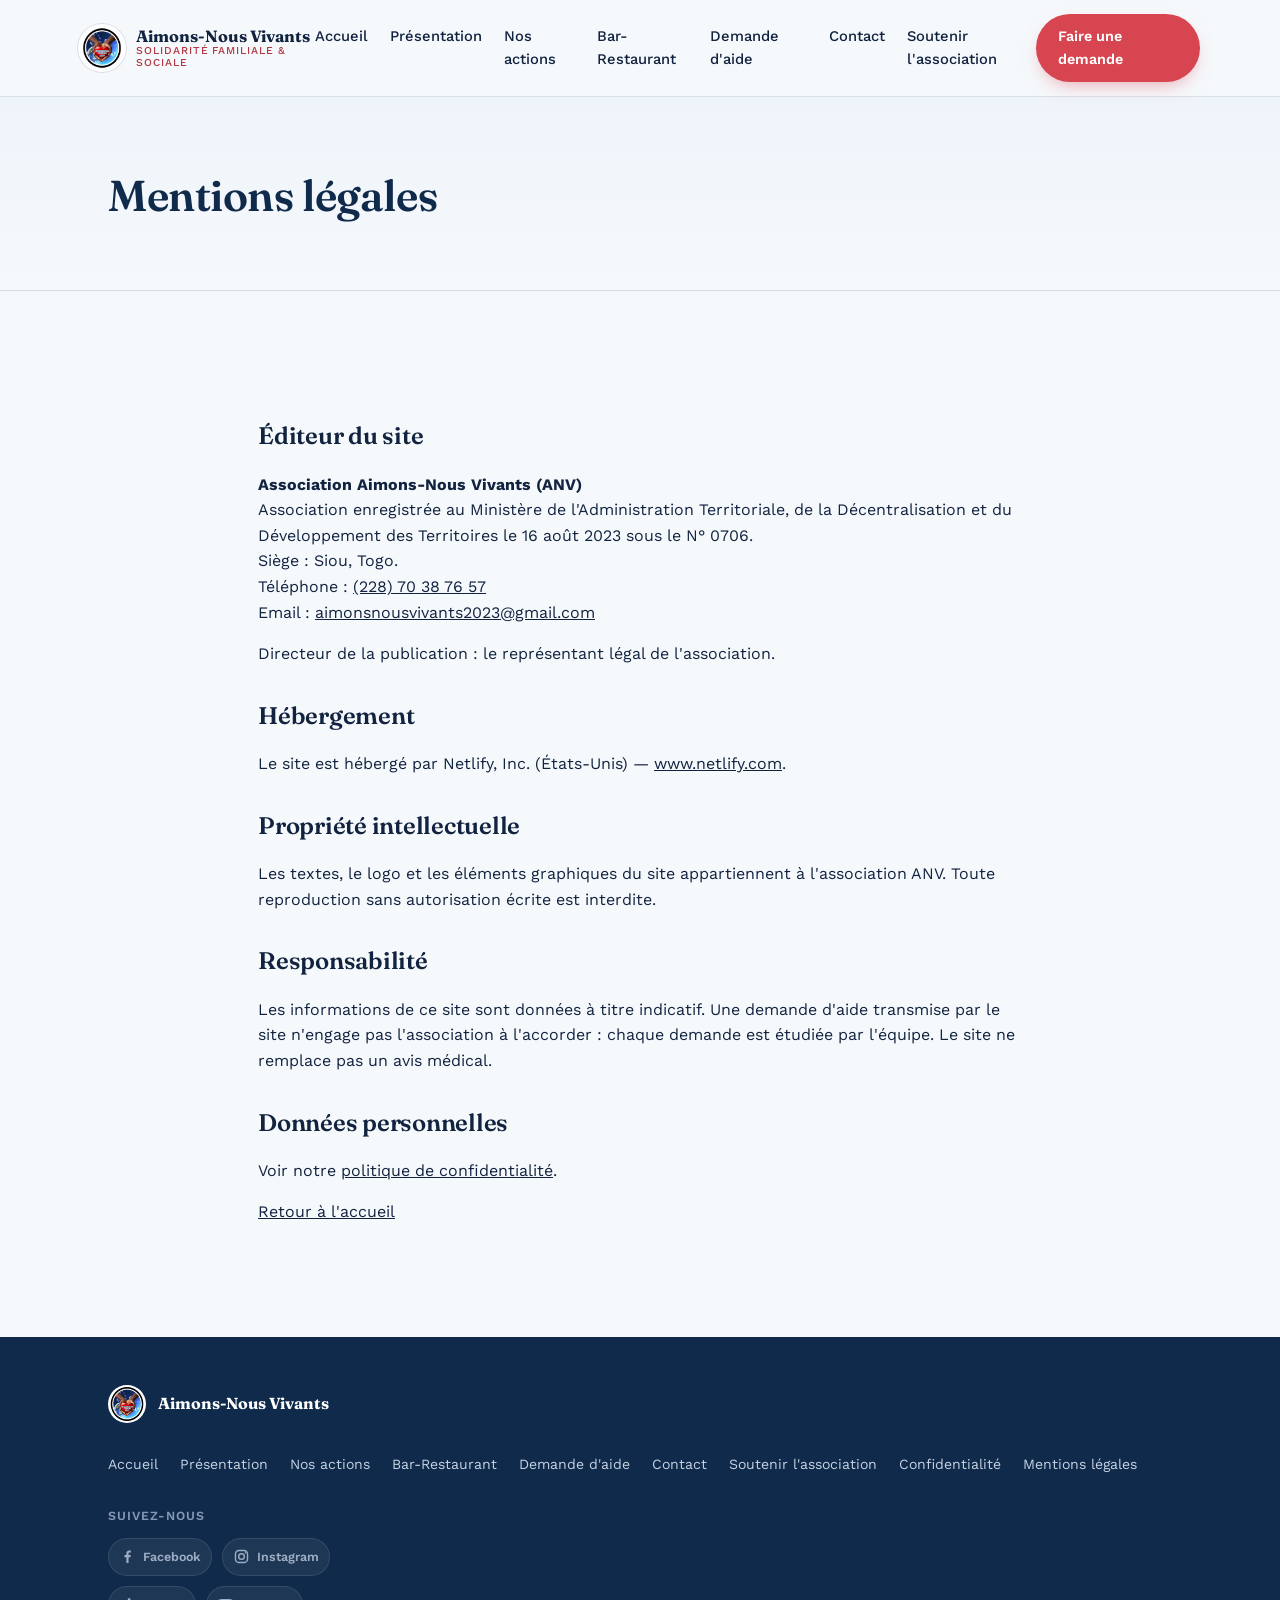
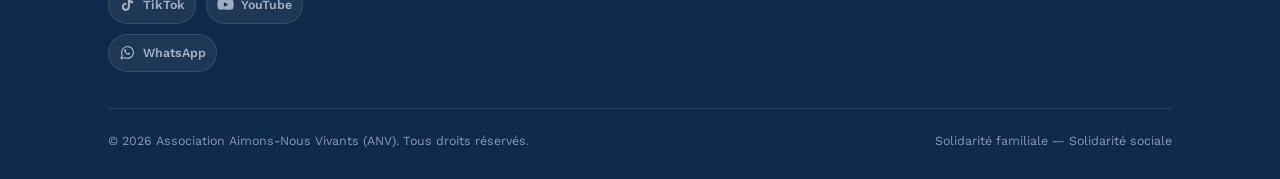
<file: mentions-legales.html>
<!DOCTYPE html>
<html lang="fr">
<head>
<meta charset="UTF-8">
<meta name="viewport" content="width=device-width, initial-scale=1.0">
<link rel="preconnect" href="https://fonts.googleapis.com">
<link rel="preconnect" href="https://fonts.gstatic.com" crossorigin>
<link href="https://fonts.googleapis.com/css2?family=Fraunces:ital,opsz,wght@0,9..144,400;0,9..144,500;0,9..144,600;0,9..144,700;1,9..144,500&family=Work+Sans:wght@400;500;600;700&display=swap" rel="stylesheet">
<link rel="stylesheet" href="style.css">

<title>Mentions légales — Aimons-Nous Vivants (ANV)</title>
<meta name="description" content="Mentions légales du site de l'association Aimons-Nous Vivants (ANV), Siou, Togo.">

<link rel="icon" href="logo.jpeg">
<link rel="apple-touch-icon" href="logo.jpeg">
<meta name="theme-color" content="#0f2a4a">
<meta property="og:type" content="website">
<meta property="og:locale" content="fr_FR">
<meta property="og:site_name" content="Aimons-Nous Vivants (ANV)">
<meta property="og:title" content="Mentions légales — Aimons-Nous Vivants (ANV)">
<meta property="og:description" content="Mentions légales du site de l'association Aimons-Nous Vivants (ANV), Siou, Togo.">
</head>
<body>
<a class="skip" href="#top">Aller au contenu</a>
<header>
  <div class="wrap nav">
    <a href="index.html" class="brand">
      <img src="logo.jpeg" alt="Logo Association Aimons-Nous Vivants">
      <span class="brand-name">Aimons-Nous Vivants<small>Solidarité familiale &amp; sociale</small></span>
    </a>
    <nav class="links">
      <a href="index.html">Accueil</a>
      <a href="presentation.html">Présentation</a>
      <a href="actions.html">Nos actions</a>
      <a href="restaurant.html">Bar-Restaurant</a>
      <a href="fiches.html">Demande d'aide</a>
      <a href="contact.html">Contact</a>
      <a href="soutenir-lassociation.html">Soutenir l'association</a>
    </nav>
    <a href="fiches.html" class="btn">Faire une demande</a>
    <button class="menu-toggle" aria-label="Ouvrir le menu"><span></span><span></span><span></span></button>
  </div>
</header>
<main id="top">

  <section class="page-hero"><div class="wrap"><h1>Mentions légales</h1></div></section>
  <section><div class="wrap legal-page">
    <h2>Éditeur du site</h2>
    <p><strong>Association Aimons-Nous Vivants (ANV)</strong><br>
    Association enregistrée au Ministère de l'Administration Territoriale, de la Décentralisation et du Développement des Territoires le 16 août 2023 sous le N° 0706.<br>
    Siège : Siou, Togo.<br>
    Téléphone : <a href="tel:+22870387657">(228) 70 38 76 57</a><br>
    Email : <a href="mailto:aimonsnousvivants2023@gmail.com">aimonsnousvivants2023@gmail.com</a></p>
    <p>Directeur de la publication : le représentant légal de l'association.</p>

    <h2>Hébergement</h2>
    <p>Le site est hébergé par Netlify, Inc. (États-Unis) — <a href="https://www.netlify.com" target="_blank" rel="noopener noreferrer">www.netlify.com</a>.</p>

    <h2>Propriété intellectuelle</h2>
    <p>Les textes, le logo et les éléments graphiques du site appartiennent à l'association ANV. Toute reproduction sans autorisation écrite est interdite.</p>

    <h2>Responsabilité</h2>
    <p>Les informations de ce site sont données à titre indicatif. Une demande d'aide transmise par le site n'engage pas l'association à l'accorder : chaque demande est étudiée par l'équipe. Le site ne remplace pas un avis médical.</p>

    <h2>Données personnelles</h2>
    <p>Voir notre <a href="confidentialite.html">politique de confidentialité</a>.</p>
    <p><a href="index.html">Retour à l'accueil</a></p>
  </div></section>

</main>
<footer>
  <div class="wrap">
    <div class="footer-grid">
      <div class="footer-brand">
        <img src="logo.jpeg" alt="Logo ANV">
        <strong>Aimons-Nous Vivants</strong>
      </div>
      <nav>
      <a href="index.html">Accueil</a>
      <a href="presentation.html">Présentation</a>
      <a href="actions.html">Nos actions</a>
      <a href="restaurant.html">Bar-Restaurant</a>
      <a href="fiches.html">Demande d'aide</a>
      <a href="contact.html">Contact</a>
      <a href="soutenir-lassociation.html">Soutenir l'association</a>
      <a href="confidentialite.html">Confidentialité</a>
      <a href="mentions-legales.html">Mentions légales</a>
      </nav>
      <div class="footer-social" data-social-links="footer">
        <span class="footer-social-label">Suivez-nous</span>
        <div class="social-links">
          <a href="#" class="social-link" aria-label="Facebook" target="_blank" rel="noopener noreferrer">
            <svg width="18" height="18" viewBox="0 0 24 24" fill="currentColor" aria-hidden="true"><path d="M22 12.06C22 6.5 17.5 2 12 2S2 6.5 2 12.06c0 5 3.66 9.13 8.44 9.94v-7.03H7.9v-2.91h2.54V9.41c0-2.5 1.49-3.89 3.77-3.89 1.09 0 2.23.2 2.23.2v2.46h-1.26c-1.24 0-1.63.77-1.63 1.56v1.87h2.78l-.44 2.91h-2.34V22c4.78-.81 8.44-4.94 8.44-9.94Z"/></svg>
          </a>
          <a href="#" class="social-link" aria-label="TikTok" target="_blank" rel="noopener noreferrer">
            <svg width="18" height="18" viewBox="0 0 24 24" fill="currentColor" aria-hidden="true"><path d="M12.53.02C13.84 0 15.14.01 16.44 0c.08 1.53.63 3.09 1.75 4.17 1.12 1.11 2.7 1.62 4.24 1.79v4.03c-1.44-.05-2.89-.35-4.2-.97-.57-.26-1.1-.59-1.62-.93-.01 2.92.01 5.84-.02 8.75-.08 1.4-.54 2.79-1.35 3.94-1.31 1.92-3.58 3.17-5.91 3.21-1.43.08-2.86-.31-4.08-1.03-2.02-1.19-3.44-3.37-3.65-5.71-.02-.5-.03-1-.01-1.49.18-1.9 1.11-3.72 2.58-4.96 1.66-1.42 3.94-2.11 6.1-1.72.02 1.48-.04 2.96-.04 4.44-.99-.32-2.15-.23-3.02.37-.63.41-1.11 1.04-1.36 1.75-.21.51-.15 1.07-.14 1.61.24 1.64 1.82 3.02 3.5 2.87 1.12-.01 2.19-.66 2.77-1.61.19-.33.4-.67.41-1.06.1-1.79.06-3.57.07-5.36.01-4.03-.01-8.05.02-12.07Z"/></svg>
          </a>
          <a href="#" class="social-link" aria-label="YouTube" target="_blank" rel="noopener noreferrer">
            <svg width="18" height="18" viewBox="0 0 24 24" fill="currentColor" aria-hidden="true"><path d="M23.5 6.2a2.9 2.9 0 0 0-2-2C19.7 3.7 12 3.7 12 3.7s-7.7 0-9.5.5a2.9 2.9 0 0 0-2 2A30.4 30.4 0 0 0 0 12a30.4 30.4 0 0 0 .5 5.8 2.9 2.9 0 0 0 2 2c1.8.5 9.5.5 9.5.5s7.7 0 9.5-.5a2.9 2.9 0 0 0 2-2A30.4 30.4 0 0 0 24 12a30.4 30.4 0 0 0-.5-5.8ZM9.6 15.6V8.4L15.9 12Z"/></svg>
          </a>
          <a href="#" class="social-link" aria-label="Instagram" target="_blank" rel="noopener noreferrer">
            <svg width="18" height="18" viewBox="0 0 24 24" fill="currentColor" aria-hidden="true"><path d="M12 2c2.7 0 3.05.01 4.12.06 1.06.05 1.79.22 2.43.46.66.26 1.21.6 1.75 1.14.55.55.9 1.1 1.15 1.76.24.64.4 1.37.46 2.43C21.96 8.95 22 9.3 22 12s-.01 3.05-.07 4.12c-.05 1.06-.22 1.79-.46 2.43a4.9 4.9 0 0 1-1.15 1.76 4.9 4.9 0 0 1-1.76 1.15c-.64.24-1.37.4-2.43.46-1.06.06-1.4.06-4.12.06s-3.05-.01-4.12-.06c-1.06-.05-1.79-.22-2.43-.46a4.9 4.9 0 0 1-1.76-1.15 4.9 4.9 0 0 1-1.15-1.76c-.24-.64-.4-1.37-.46-2.43C2.01 15.05 2 14.7 2 12s.01-3.05.06-4.12c.06-1.06.22-1.79.47-2.43a4.9 4.9 0 0 1 1.15-1.76A4.9 4.9 0 0 1 5.44 2.54c.64-.25 1.37-.41 2.43-.47C8.95 2.01 9.3 2 12 2Zm0 1.8c-2.67 0-2.99.01-4.04.06-.86.04-1.33.18-1.64.3-.41.16-.7.35-1.01.66-.31.31-.5.6-.66 1.01-.12.31-.26.78-.3 1.64C4.31 9.01 4.3 9.33 4.3 12s.01 2.99.06 4.04c.04.86.18 1.33.3 1.64.16.41.35.7.66 1.01.31.31.6.5 1.01.66.31.12.78.26 1.64.3 1.05.05 1.37.06 4.04.06s2.99-.01 4.04-.06c.86-.04 1.33-.18 1.64-.3.41-.16.7-.35 1.01-.66.31-.31.5-.6.66-1.01.12-.31.26-.78.3-1.64.05-1.05.06-1.37.06-4.04s-.01-2.99-.06-4.04c-.04-.86-.18-1.33-.3-1.64a2.7 2.7 0 0 0-.66-1.01 2.7 2.7 0 0 0-1.01-.66c-.31-.12-.78-.26-1.64-.3C14.99 3.81 14.67 3.8 12 3.8Zm0 3.07a5.13 5.13 0 1 1 0 10.26 5.13 5.13 0 0 1 0-10.26Zm0 1.8a3.33 3.33 0 1 0 0 6.66 3.33 3.33 0 0 0 0-6.66Zm5.34-3.3a1.2 1.2 0 1 1 0 2.4 1.2 1.2 0 0 1 0-2.4Z"/></svg>
          </a>
        </div>
      </div>
    </div>
    <div class="footer-bottom">
      <span>© 2026 Association Aimons-Nous Vivants (ANV). Tous droits réservés.</span>
      <span>Solidarité familiale — Solidarité sociale</span>
    </div>
  </div>
</footer>
<script src="script.js"></script>
<script src="social.js"></script>
</body>
</html>
</file>
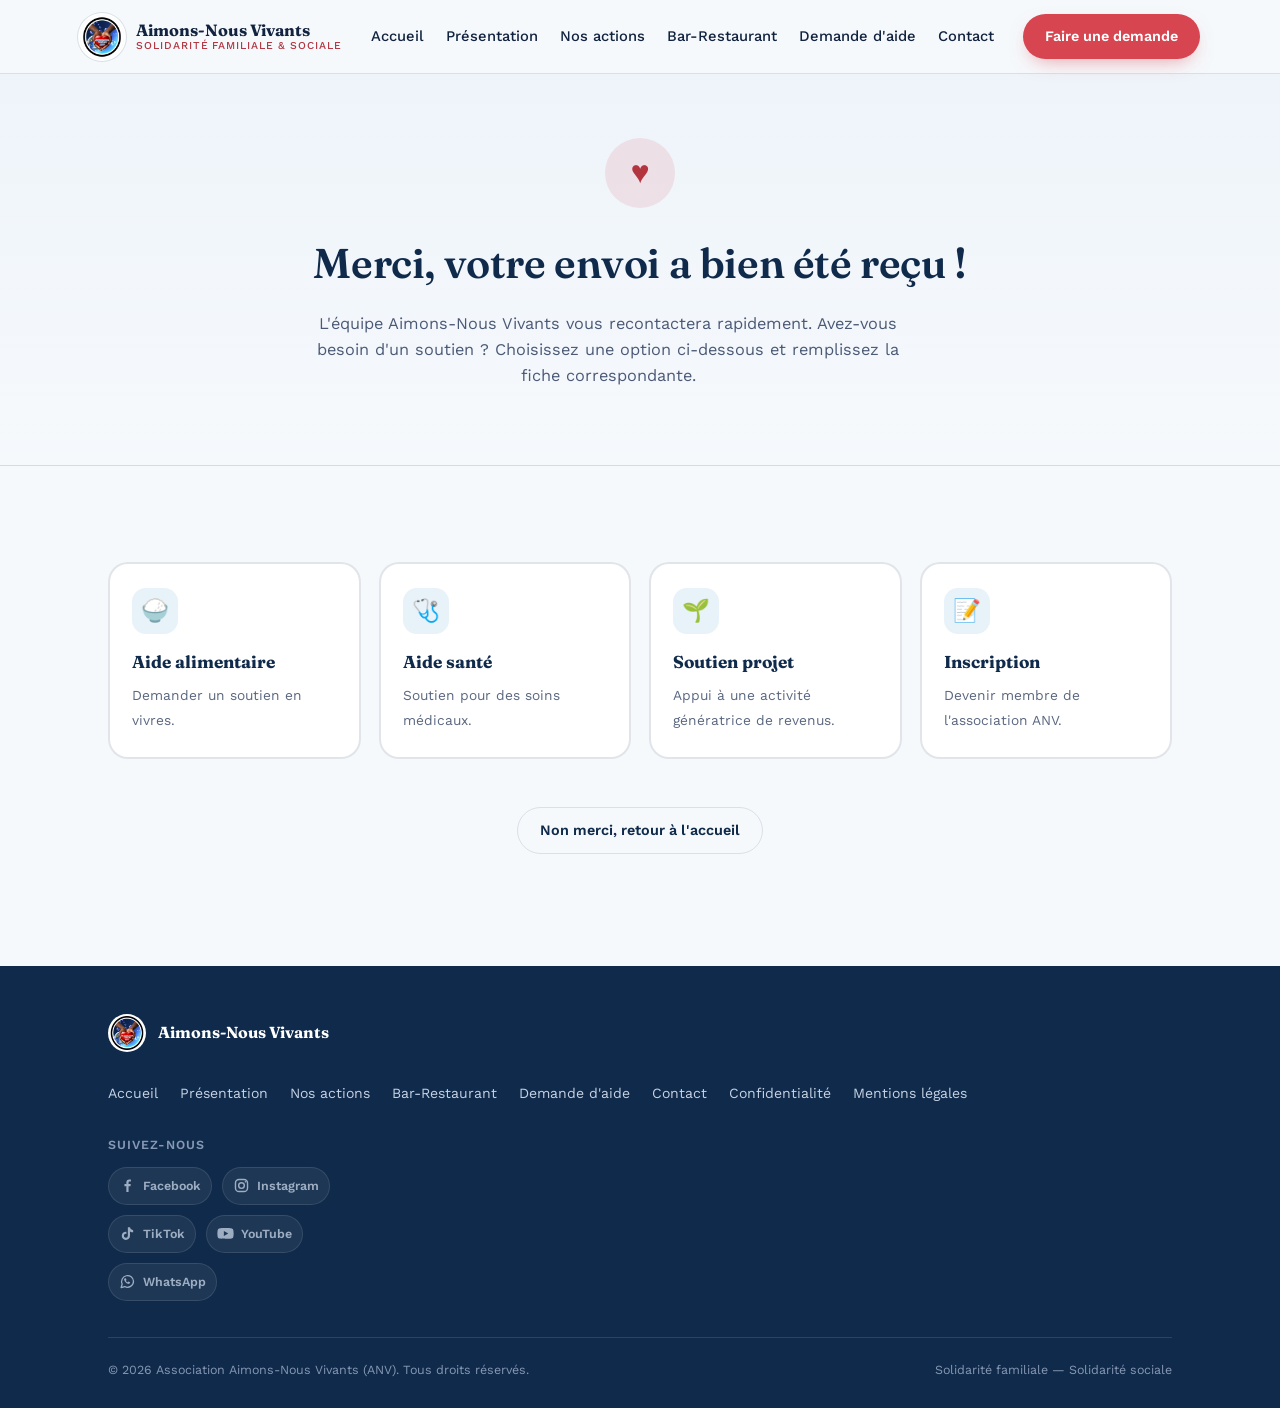
<file: merci.html>
<!DOCTYPE html>
<html lang="fr">
<head>
<meta charset="UTF-8">
<meta name="viewport" content="width=device-width, initial-scale=1.0">
<link rel="preconnect" href="https://fonts.googleapis.com">
<link rel="preconnect" href="https://fonts.gstatic.com" crossorigin>
<link href="https://fonts.googleapis.com/css2?family=Fraunces:ital,opsz,wght@0,9..144,400;0,9..144,500;0,9..144,600;0,9..144,700;1,9..144,500&family=Work+Sans:wght@400;500;600;700&display=swap" rel="stylesheet">
<link rel="stylesheet" href="style.css">

<title>Merci — Aimons-Nous Vivants (ANV)</title>
<meta name="description" content="Merci pour votre message. Choisissez un type d'aide et remplissez la fiche.">

<link rel="icon" href="logo.jpeg">
<link rel="apple-touch-icon" href="logo.jpeg">
<meta name="theme-color" content="#0f2a4a">
<meta property="og:type" content="website">
<meta property="og:locale" content="fr_FR">
<meta property="og:site_name" content="Aimons-Nous Vivants (ANV)">
<meta property="og:title" content="Merci — Aimons-Nous Vivants (ANV)">
<meta property="og:description" content="Merci pour votre message. Choisissez un type d'aide et remplissez la fiche.">
</head>
<body>
<a class="skip" href="#top">Aller au contenu</a>
<header>
  <div class="wrap nav">
    <a href="index.html" class="brand">
      <img src="logo.jpeg" alt="Logo Association Aimons-Nous Vivants">
      <span class="brand-name">Aimons-Nous Vivants<small>Solidarité familiale &amp; sociale</small></span>
    </a>
    <nav class="links">
      <a href="index.html">Accueil</a>
      <a href="presentation.html">Présentation</a>
      <a href="actions.html">Nos actions</a>
      <a href="restaurant.html">Bar-Restaurant</a>
      <a href="fiches.html">Demande d'aide</a>
      <a href="contact.html">Contact</a>
    </nav>
    <a href="fiches.html" class="btn">Faire une demande</a>
    <button class="menu-toggle" aria-label="Ouvrir le menu"><span></span><span></span><span></span></button>
  </div>
</header>
<main id="top">

  <section class="page-hero">
    <div class="wrap merci-box">
      <div class="ok" aria-hidden="true">♥</div>
      <h1>Merci, votre envoi a bien été reçu !</h1>
      <p>L'équipe Aimons-Nous Vivants vous recontactera rapidement. Avez-vous besoin d'un soutien ? Choisissez une option ci-dessous et remplissez la fiche correspondante.</p>
    </div>
  </section>

  <section>
    <div class="wrap">
      <div class="choice-grid">
        <a class="choice" href="fiches.html#alimentaire" style="text-decoration:none;"><div class="ico" aria-hidden="true">🍚</div><strong>Aide alimentaire</strong><span class="d">Demander un soutien en vivres.</span></a>
        <a class="choice" href="fiches.html#sante" style="text-decoration:none;"><div class="ico" aria-hidden="true">🩺</div><strong>Aide santé</strong><span class="d">Soutien pour des soins médicaux.</span></a>
        <a class="choice" href="fiches.html#projet" style="text-decoration:none;"><div class="ico" aria-hidden="true">🌱</div><strong>Soutien projet</strong><span class="d">Appui à une activité génératrice de revenus.</span></a>
        <a class="choice" href="fiches.html#inscription" style="text-decoration:none;"><div class="ico" aria-hidden="true">📝</div><strong>Inscription</strong><span class="d">Devenir membre de l'association ANV.</span></a>
      </div>
      <p style="text-align:center;"><a href="index.html" class="btn ghost">Non merci, retour à l'accueil</a></p>
    </div>
  </section>

</main>
<footer>
  <div class="wrap">
    <div class="footer-grid">
      <div class="footer-brand">
        <img src="logo.jpeg" alt="Logo ANV">
        <strong>Aimons-Nous Vivants</strong>
      </div>
      <nav>
      <a href="index.html">Accueil</a>
      <a href="presentation.html">Présentation</a>
      <a href="actions.html">Nos actions</a>
      <a href="restaurant.html">Bar-Restaurant</a>
      <a href="fiches.html">Demande d'aide</a>
      <a href="contact.html">Contact</a>
      <a href="confidentialite.html">Confidentialité</a>
      <a href="mentions-legales.html">Mentions légales</a>
      </nav>
      <div class="footer-social" data-social-links="footer">
        <span class="footer-social-label">Suivez-nous</span>
        <div class="social-links">
          <a href="#" class="social-link" aria-label="Facebook" target="_blank" rel="noopener noreferrer">
            <svg width="18" height="18" viewBox="0 0 24 24" fill="currentColor" aria-hidden="true"><path d="M22 12.06C22 6.5 17.5 2 12 2S2 6.5 2 12.06c0 5 3.66 9.13 8.44 9.94v-7.03H7.9v-2.91h2.54V9.41c0-2.5 1.49-3.89 3.77-3.89 1.09 0 2.23.2 2.23.2v2.46h-1.26c-1.24 0-1.63.77-1.63 1.56v1.87h2.78l-.44 2.91h-2.34V22c4.78-.81 8.44-4.94 8.44-9.94Z"/></svg>
          </a>
          <a href="#" class="social-link" aria-label="TikTok" target="_blank" rel="noopener noreferrer">
            <svg width="18" height="18" viewBox="0 0 24 24" fill="currentColor" aria-hidden="true"><path d="M12.53.02C13.84 0 15.14.01 16.44 0c.08 1.53.63 3.09 1.75 4.17 1.12 1.11 2.7 1.62 4.24 1.79v4.03c-1.44-.05-2.89-.35-4.2-.97-.57-.26-1.1-.59-1.62-.93-.01 2.92.01 5.84-.02 8.75-.08 1.4-.54 2.79-1.35 3.94-1.31 1.92-3.58 3.17-5.91 3.21-1.43.08-2.86-.31-4.08-1.03-2.02-1.19-3.44-3.37-3.65-5.71-.02-.5-.03-1-.01-1.49.18-1.9 1.11-3.72 2.58-4.96 1.66-1.42 3.94-2.11 6.1-1.72.02 1.48-.04 2.96-.04 4.44-.99-.32-2.15-.23-3.02.37-.63.41-1.11 1.04-1.36 1.75-.21.51-.15 1.07-.14 1.61.24 1.64 1.82 3.02 3.5 2.87 1.12-.01 2.19-.66 2.77-1.61.19-.33.4-.67.41-1.06.1-1.79.06-3.57.07-5.36.01-4.03-.01-8.05.02-12.07Z"/></svg>
          </a>
          <a href="#" class="social-link" aria-label="YouTube" target="_blank" rel="noopener noreferrer">
            <svg width="18" height="18" viewBox="0 0 24 24" fill="currentColor" aria-hidden="true"><path d="M23.5 6.2a2.9 2.9 0 0 0-2-2C19.7 3.7 12 3.7 12 3.7s-7.7 0-9.5.5a2.9 2.9 0 0 0-2 2A30.4 30.4 0 0 0 0 12a30.4 30.4 0 0 0 .5 5.8 2.9 2.9 0 0 0 2 2c1.8.5 9.5.5 9.5.5s7.7 0 9.5-.5a2.9 2.9 0 0 0 2-2A30.4 30.4 0 0 0 24 12a30.4 30.4 0 0 0-.5-5.8ZM9.6 15.6V8.4L15.9 12Z"/></svg>
          </a>
          <a href="#" class="social-link" aria-label="Instagram" target="_blank" rel="noopener noreferrer">
            <svg width="18" height="18" viewBox="0 0 24 24" fill="currentColor" aria-hidden="true"><path d="M12 2c2.7 0 3.05.01 4.12.06 1.06.05 1.79.22 2.43.46.66.26 1.21.6 1.75 1.14.55.55.9 1.1 1.15 1.76.24.64.4 1.37.46 2.43C21.96 8.95 22 9.3 22 12s-.01 3.05-.07 4.12c-.05 1.06-.22 1.79-.46 2.43a4.9 4.9 0 0 1-1.15 1.76 4.9 4.9 0 0 1-1.76 1.15c-.64.24-1.37.4-2.43.46-1.06.06-1.4.06-4.12.06s-3.05-.01-4.12-.06c-1.06-.05-1.79-.22-2.43-.46a4.9 4.9 0 0 1-1.76-1.15 4.9 4.9 0 0 1-1.15-1.76c-.24-.64-.4-1.37-.46-2.43C2.01 15.05 2 14.7 2 12s.01-3.05.06-4.12c.06-1.06.22-1.79.47-2.43a4.9 4.9 0 0 1 1.15-1.76A4.9 4.9 0 0 1 5.44 2.54c.64-.25 1.37-.41 2.43-.47C8.95 2.01 9.3 2 12 2Zm0 1.8c-2.67 0-2.99.01-4.04.06-.86.04-1.33.18-1.64.3-.41.16-.7.35-1.01.66-.31.31-.5.6-.66 1.01-.12.31-.26.78-.3 1.64C4.31 9.01 4.3 9.33 4.3 12s.01 2.99.06 4.04c.04.86.18 1.33.3 1.64.16.41.35.7.66 1.01.31.31.6.5 1.01.66.31.12.78.26 1.64.3 1.05.05 1.37.06 4.04.06s2.99-.01 4.04-.06c.86-.04 1.33-.18 1.64-.3.41-.16.7-.35 1.01-.66.31-.31.5-.6.66-1.01.12-.31.26-.78.3-1.64.05-1.05.06-1.37.06-4.04s-.01-2.99-.06-4.04c-.04-.86-.18-1.33-.3-1.64a2.7 2.7 0 0 0-.66-1.01 2.7 2.7 0 0 0-1.01-.66c-.31-.12-.78-.26-1.64-.3C14.99 3.81 14.67 3.8 12 3.8Zm0 3.07a5.13 5.13 0 1 1 0 10.26 5.13 5.13 0 0 1 0-10.26Zm0 1.8a3.33 3.33 0 1 0 0 6.66 3.33 3.33 0 0 0 0-6.66Zm5.34-3.3a1.2 1.2 0 1 1 0 2.4 1.2 1.2 0 0 1 0-2.4Z"/></svg>
          </a>
        </div>
      </div>
    </div>
    <div class="footer-bottom">
      <span>© 2026 Association Aimons-Nous Vivants (ANV). Tous droits réservés.</span>
      <span>Solidarité familiale — Solidarité sociale</span>
    </div>
  </div>
</footer>
<script src="script.js"></script>
<script src="social.js"></script>
</body>
</html>
</file>
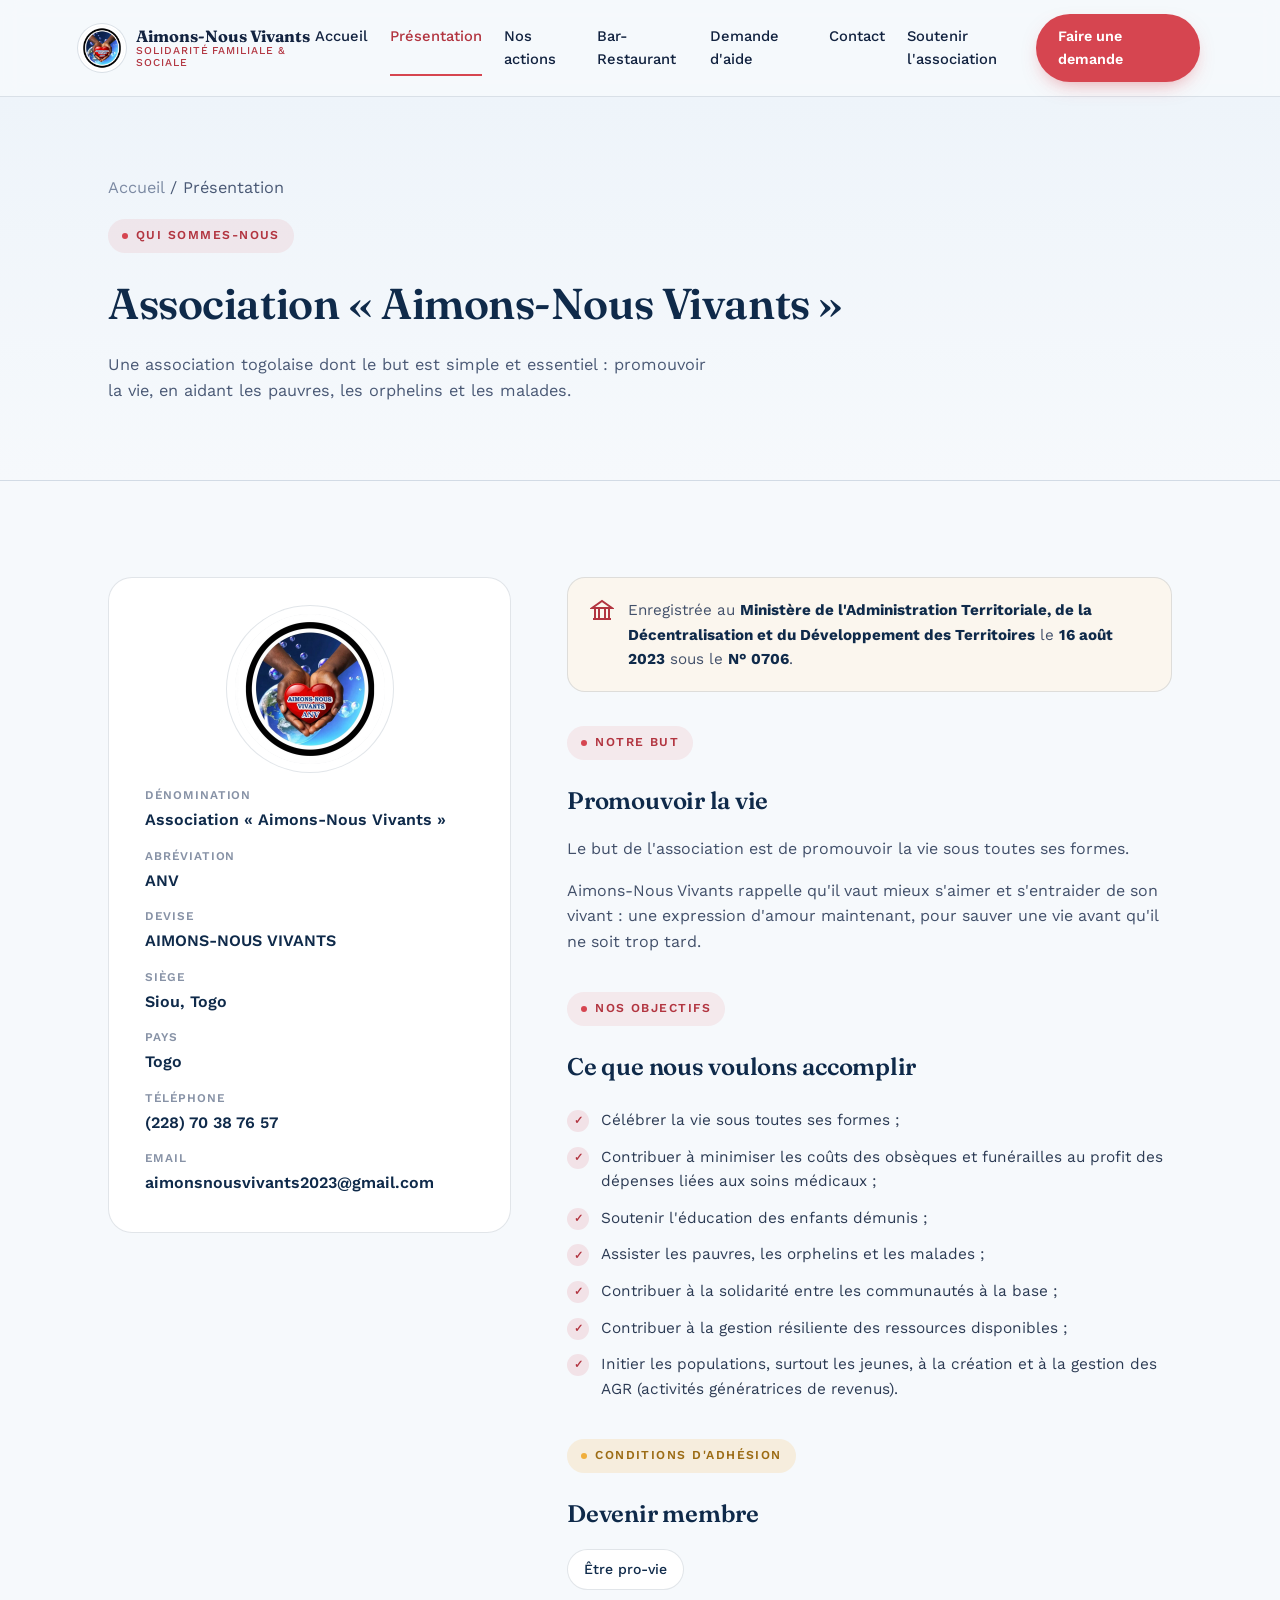
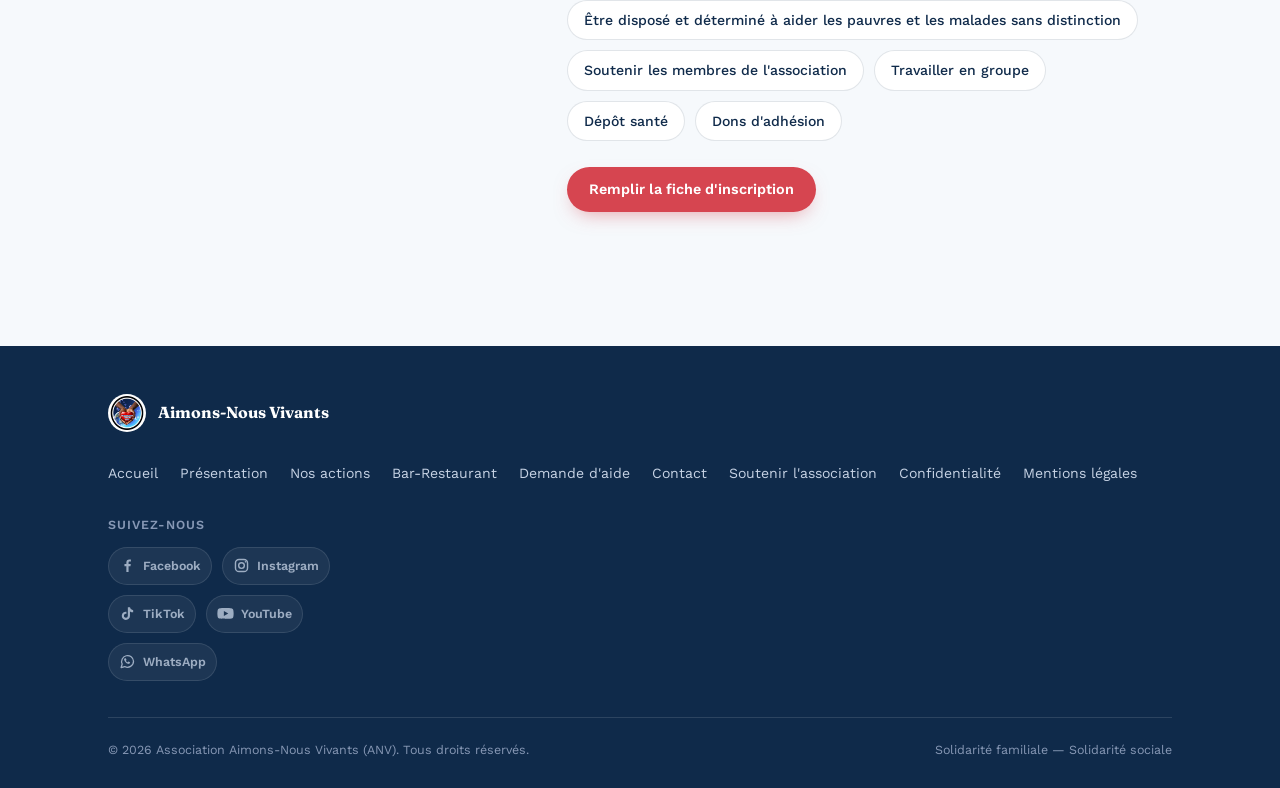
<file: presentation.html>
<!DOCTYPE html>
<html lang="fr">
<head>
<meta charset="UTF-8">
<meta name="viewport" content="width=device-width, initial-scale=1.0">
<link rel="preconnect" href="https://fonts.googleapis.com">
<link rel="preconnect" href="https://fonts.gstatic.com" crossorigin>
<link href="https://fonts.googleapis.com/css2?family=Fraunces:ital,opsz,wght@0,9..144,400;0,9..144,500;0,9..144,600;0,9..144,700;1,9..144,500&family=Work+Sans:wght@400;500;600;700&display=swap" rel="stylesheet">
<link rel="stylesheet" href="style.css">

<title>Présentation — Aimons-Nous Vivants (ANV)</title>
<meta name="description" content="Présentation de l'association Aimons-Nous Vivants (ANV), Siou, Togo : but, objectifs et conditions d'adhésion.">

<link rel="icon" href="logo.jpeg">
<link rel="apple-touch-icon" href="logo.jpeg">
<meta name="theme-color" content="#0f2a4a">
<meta property="og:type" content="website">
<meta property="og:locale" content="fr_FR">
<meta property="og:site_name" content="Aimons-Nous Vivants (ANV)">
<meta property="og:title" content="Présentation — Aimons-Nous Vivants (ANV)">
<meta property="og:description" content="Présentation de l'association Aimons-Nous Vivants (ANV), Siou, Togo : but, objectifs et conditions d'adhésion.">
</head>
<body>
<a class="skip" href="#top">Aller au contenu</a>
<header>
  <div class="wrap nav">
    <a href="index.html" class="brand">
      <img src="logo.jpeg" alt="Logo Association Aimons-Nous Vivants">
      <span class="brand-name">Aimons-Nous Vivants<small>Solidarité familiale &amp; sociale</small></span>
    </a>
    <nav class="links">
      <a href="index.html">Accueil</a>
      <a href="presentation.html" aria-current="page">Présentation</a>
      <a href="actions.html">Nos actions</a>
      <a href="restaurant.html">Bar-Restaurant</a>
      <a href="fiches.html">Demande d'aide</a>
      <a href="contact.html">Contact</a>
      <a href="soutenir-lassociation.html">Soutenir l'association</a>
    </nav>
    <a href="fiches.html" class="btn">Faire une demande</a>
    <button class="menu-toggle" aria-label="Ouvrir le menu"><span></span><span></span><span></span></button>
  </div>
</header>
<main id="top">

  <section class="page-hero">
    <div class="wrap">
      <p class="breadcrumb"><a href="index.html">Accueil</a> / Présentation</p>
      <div class="eyebrow">Qui sommes-nous</div>
      <h1>Association « Aimons-Nous Vivants »</h1>
      <p>Une association togolaise dont le but est simple et essentiel : promouvoir la vie, en aidant les pauvres, les orphelins et les malades.</p>
    </div>
  </section>

  <section>
    <div class="wrap pres-grid">
      <aside class="id-card">
        <img src="logo.jpeg" alt="Logo de l'association Aimons-Nous Vivants (ANV)">
        <dl>
          <div><dt>Dénomination</dt><dd>Association « Aimons-Nous Vivants »</dd></div>
          <div><dt>Abréviation</dt><dd>ANV</dd></div>
          <div><dt>Devise</dt><dd>AIMONS-NOUS VIVANTS</dd></div>
          <div><dt>Siège</dt><dd>Siou, Togo</dd></div>
          <div><dt>Pays</dt><dd>Togo</dd></div>
          <div><dt>Téléphone</dt><dd><a href="tel:+22870387657">(228) 70 38 76 57</a></dd></div>
          <div><dt>Email</dt><dd><a href="mailto:aimonsnousvivants2023@gmail.com">aimonsnousvivants2023@gmail.com</a></dd></div>
        </dl>
      </aside>
      <div>
        <div class="reg-badge">
          <span aria-hidden="true" style="color:var(--coral-deep);flex:none;"><svg width="24" height="24" viewBox="0 0 24 24" fill="none" stroke="currentColor" stroke-width="2"><path d="M3 21h18"/><path d="M5 21V10M9 21V10M15 21V10M19 21V10"/><path d="M2 10 12 3l10 7Z"/></svg></span>
          <div>Enregistrée au <strong>Ministère de l'Administration Territoriale, de la Décentralisation et du Développement des Territoires</strong> le <strong>16 août 2023</strong> sous le <strong>N° 0706</strong>.</div>
        </div>
        <div class="pres-block">
          <div class="eyebrow">Notre but</div>
          <h2>Promouvoir la vie</h2>
          <p>Le but de l'association est de promouvoir la vie sous toutes ses formes.</p>
          <p>Aimons-Nous Vivants rappelle qu'il vaut mieux s'aimer et s'entraider de son vivant : une expression d'amour maintenant, pour sauver une vie avant qu'il ne soit trop tard.</p>
        </div>
        <div class="pres-block">
          <div class="eyebrow">Nos objectifs</div>
          <h2>Ce que nous voulons accomplir</h2>
          <ul class="mission-list">
            <li><span class="dot">✓</span> Célébrer la vie sous toutes ses formes ;</li>
            <li><span class="dot">✓</span> Contribuer à minimiser les coûts des obsèques et funérailles au profit des dépenses liées aux soins médicaux ;</li>
            <li><span class="dot">✓</span> Soutenir l'éducation des enfants démunis ;</li>
            <li><span class="dot">✓</span> Assister les pauvres, les orphelins et les malades ;</li>
            <li><span class="dot">✓</span> Contribuer à la solidarité entre les communautés à la base ;</li>
            <li><span class="dot">✓</span> Contribuer à la gestion résiliente des ressources disponibles ;</li>
            <li><span class="dot">✓</span> Initier les populations, surtout les jeunes, à la création et à la gestion des AGR (activités génératrices de revenus).</li>
          </ul>
        </div>
        <div class="pres-block">
          <div class="eyebrow gold">Conditions d'adhésion</div>
          <h2>Devenir membre</h2>
          <ul class="cond-list">
            <li>Être pro-vie</li>
            <li>Être disposé et déterminé à aider les pauvres et les malades sans distinction</li>
            <li>Soutenir les membres de l'association</li>
            <li>Travailler en groupe</li>
            <li>Dépôt santé</li>
            <li>Dons d'adhésion</li>
          </ul>
          <p style="margin-top:26px;"><a href="fiches.html#inscription" class="btn">Remplir la fiche d'inscription</a></p>
        </div>
      </div>
    </div>
  </section>

</main>
<footer>
  <div class="wrap">
    <div class="footer-grid">
      <div class="footer-brand">
        <img src="logo.jpeg" alt="Logo ANV">
        <strong>Aimons-Nous Vivants</strong>
      </div>
      <nav>
      <a href="index.html">Accueil</a>
      <a href="presentation.html">Présentation</a>
      <a href="actions.html">Nos actions</a>
      <a href="restaurant.html">Bar-Restaurant</a>
      <a href="fiches.html">Demande d'aide</a>
      <a href="contact.html">Contact</a>
      <a href="soutenir-lassociation.html">Soutenir l'association</a>
      <a href="confidentialite.html">Confidentialité</a>
      <a href="mentions-legales.html">Mentions légales</a>
      </nav>
      <div class="footer-social" data-social-links="footer">
        <span class="footer-social-label">Suivez-nous</span>
        <div class="social-links">
          <a href="#" class="social-link" aria-label="Facebook" target="_blank" rel="noopener noreferrer">
            <svg width="18" height="18" viewBox="0 0 24 24" fill="currentColor" aria-hidden="true"><path d="M22 12.06C22 6.5 17.5 2 12 2S2 6.5 2 12.06c0 5 3.66 9.13 8.44 9.94v-7.03H7.9v-2.91h2.54V9.41c0-2.5 1.49-3.89 3.77-3.89 1.09 0 2.23.2 2.23.2v2.46h-1.26c-1.24 0-1.63.77-1.63 1.56v1.87h2.78l-.44 2.91h-2.34V22c4.78-.81 8.44-4.94 8.44-9.94Z"/></svg>
          </a>
          <a href="#" class="social-link" aria-label="TikTok" target="_blank" rel="noopener noreferrer">
            <svg width="18" height="18" viewBox="0 0 24 24" fill="currentColor" aria-hidden="true"><path d="M12.53.02C13.84 0 15.14.01 16.44 0c.08 1.53.63 3.09 1.75 4.17 1.12 1.11 2.7 1.62 4.24 1.79v4.03c-1.44-.05-2.89-.35-4.2-.97-.57-.26-1.1-.59-1.62-.93-.01 2.92.01 5.84-.02 8.75-.08 1.4-.54 2.79-1.35 3.94-1.31 1.92-3.58 3.17-5.91 3.21-1.43.08-2.86-.31-4.08-1.03-2.02-1.19-3.44-3.37-3.65-5.71-.02-.5-.03-1-.01-1.49.18-1.9 1.11-3.72 2.58-4.96 1.66-1.42 3.94-2.11 6.1-1.72.02 1.48-.04 2.96-.04 4.44-.99-.32-2.15-.23-3.02.37-.63.41-1.11 1.04-1.36 1.75-.21.51-.15 1.07-.14 1.61.24 1.64 1.82 3.02 3.5 2.87 1.12-.01 2.19-.66 2.77-1.61.19-.33.4-.67.41-1.06.1-1.79.06-3.57.07-5.36.01-4.03-.01-8.05.02-12.07Z"/></svg>
          </a>
          <a href="#" class="social-link" aria-label="YouTube" target="_blank" rel="noopener noreferrer">
            <svg width="18" height="18" viewBox="0 0 24 24" fill="currentColor" aria-hidden="true"><path d="M23.5 6.2a2.9 2.9 0 0 0-2-2C19.7 3.7 12 3.7 12 3.7s-7.7 0-9.5.5a2.9 2.9 0 0 0-2 2A30.4 30.4 0 0 0 0 12a30.4 30.4 0 0 0 .5 5.8 2.9 2.9 0 0 0 2 2c1.8.5 9.5.5 9.5.5s7.7 0 9.5-.5a2.9 2.9 0 0 0 2-2A30.4 30.4 0 0 0 24 12a30.4 30.4 0 0 0-.5-5.8ZM9.6 15.6V8.4L15.9 12Z"/></svg>
          </a>
          <a href="#" class="social-link" aria-label="Instagram" target="_blank" rel="noopener noreferrer">
            <svg width="18" height="18" viewBox="0 0 24 24" fill="currentColor" aria-hidden="true"><path d="M12 2c2.7 0 3.05.01 4.12.06 1.06.05 1.79.22 2.43.46.66.26 1.21.6 1.75 1.14.55.55.9 1.1 1.15 1.76.24.64.4 1.37.46 2.43C21.96 8.95 22 9.3 22 12s-.01 3.05-.07 4.12c-.05 1.06-.22 1.79-.46 2.43a4.9 4.9 0 0 1-1.15 1.76 4.9 4.9 0 0 1-1.76 1.15c-.64.24-1.37.4-2.43.46-1.06.06-1.4.06-4.12.06s-3.05-.01-4.12-.06c-1.06-.05-1.79-.22-2.43-.46a4.9 4.9 0 0 1-1.76-1.15 4.9 4.9 0 0 1-1.15-1.76c-.24-.64-.4-1.37-.46-2.43C2.01 15.05 2 14.7 2 12s.01-3.05.06-4.12c.06-1.06.22-1.79.47-2.43a4.9 4.9 0 0 1 1.15-1.76A4.9 4.9 0 0 1 5.44 2.54c.64-.25 1.37-.41 2.43-.47C8.95 2.01 9.3 2 12 2Zm0 1.8c-2.67 0-2.99.01-4.04.06-.86.04-1.33.18-1.64.3-.41.16-.7.35-1.01.66-.31.31-.5.6-.66 1.01-.12.31-.26.78-.3 1.64C4.31 9.01 4.3 9.33 4.3 12s.01 2.99.06 4.04c.04.86.18 1.33.3 1.64.16.41.35.7.66 1.01.31.31.6.5 1.01.66.31.12.78.26 1.64.3 1.05.05 1.37.06 4.04.06s2.99-.01 4.04-.06c.86-.04 1.33-.18 1.64-.3.41-.16.7-.35 1.01-.66.31-.31.5-.6.66-1.01.12-.31.26-.78.3-1.64.05-1.05.06-1.37.06-4.04s-.01-2.99-.06-4.04c-.04-.86-.18-1.33-.3-1.64a2.7 2.7 0 0 0-.66-1.01 2.7 2.7 0 0 0-1.01-.66c-.31-.12-.78-.26-1.64-.3C14.99 3.81 14.67 3.8 12 3.8Zm0 3.07a5.13 5.13 0 1 1 0 10.26 5.13 5.13 0 0 1 0-10.26Zm0 1.8a3.33 3.33 0 1 0 0 6.66 3.33 3.33 0 0 0 0-6.66Zm5.34-3.3a1.2 1.2 0 1 1 0 2.4 1.2 1.2 0 0 1 0-2.4Z"/></svg>
          </a>
        </div>
      </div>
    </div>
    <div class="footer-bottom">
      <span>© 2026 Association Aimons-Nous Vivants (ANV). Tous droits réservés.</span>
      <span>Solidarité familiale — Solidarité sociale</span>
    </div>
  </div>
</footer>
<script src="script.js"></script>
<script src="social.js"></script>
</body>
</html>
</file>
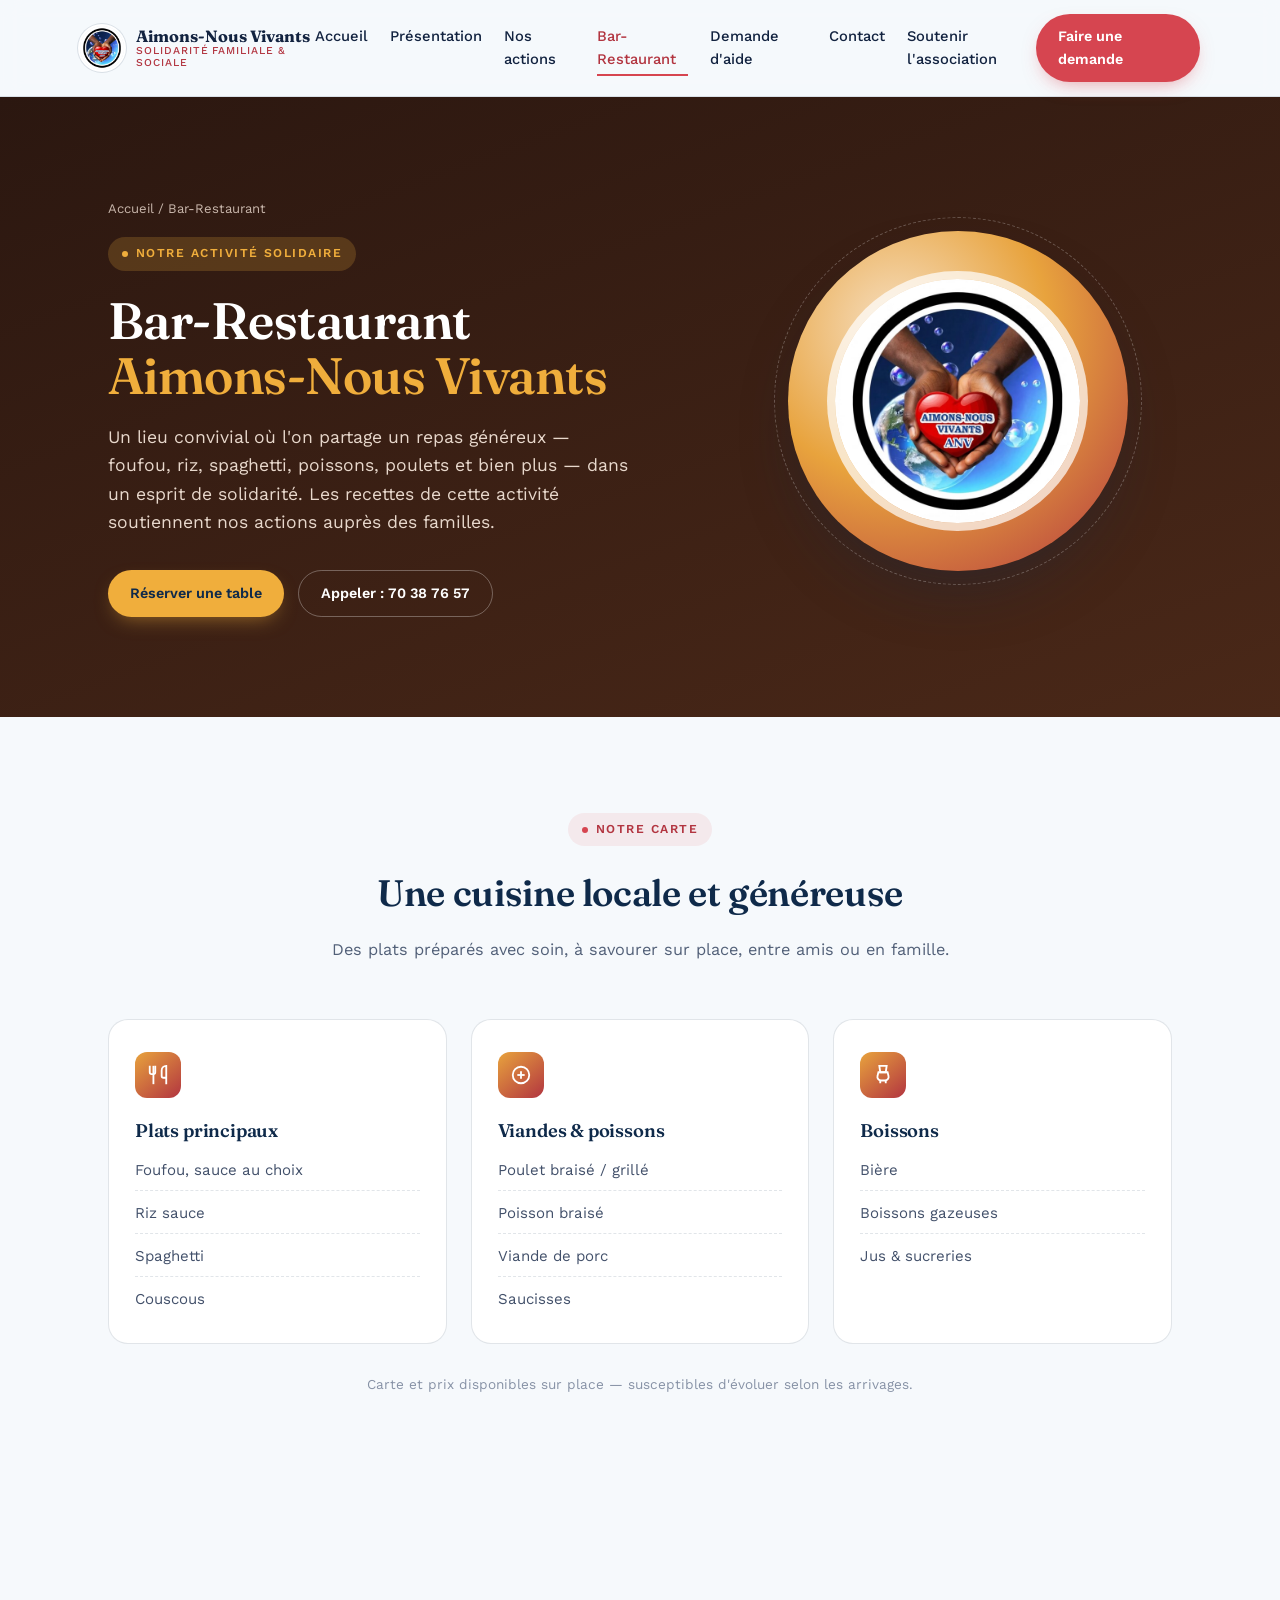
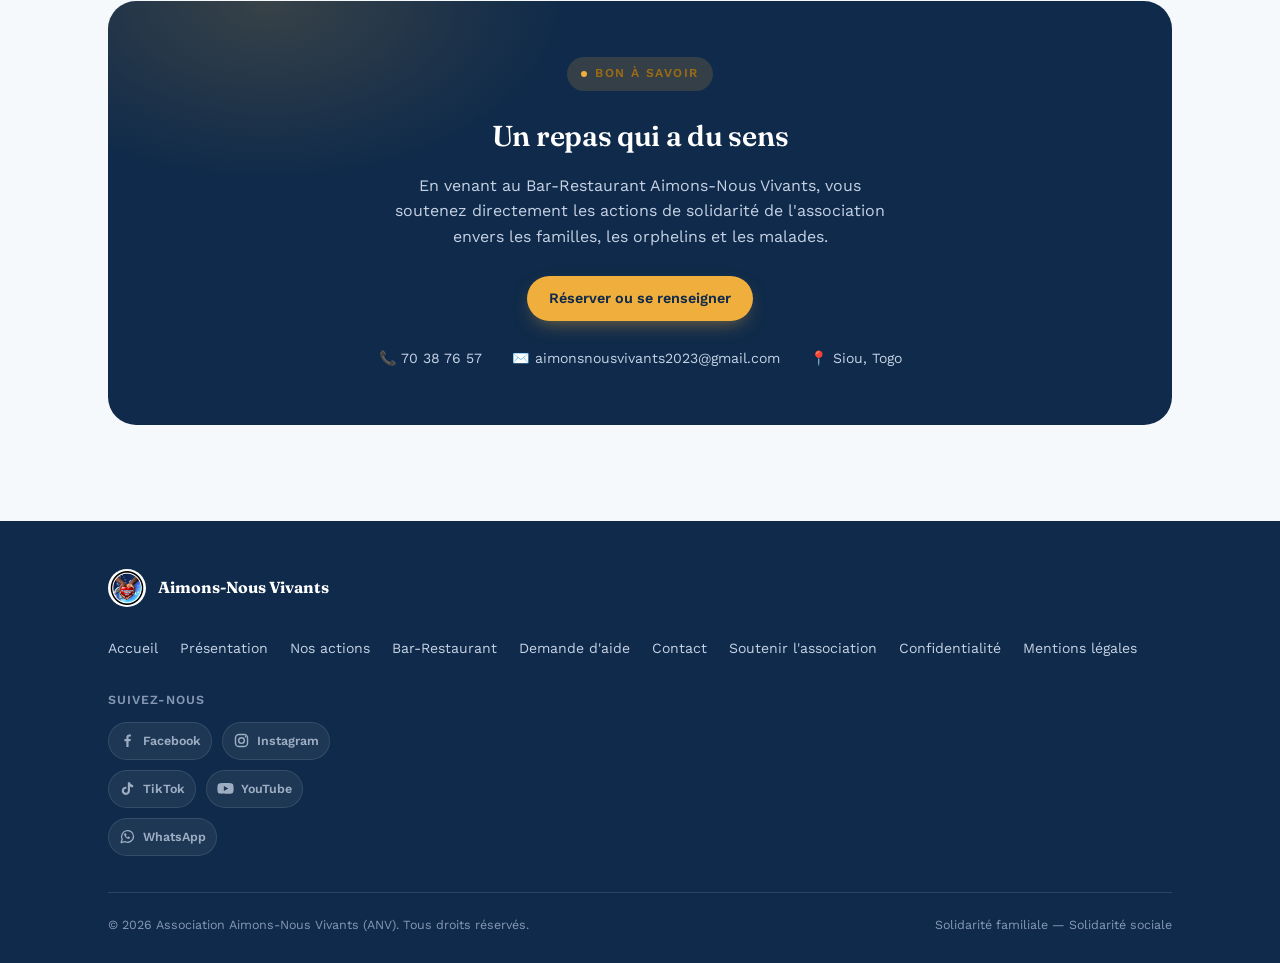
<file: restaurant.html>
<!DOCTYPE html>
<html lang="fr">
<head>
<meta charset="UTF-8">
<meta name="viewport" content="width=device-width, initial-scale=1.0">
<link rel="preconnect" href="https://fonts.googleapis.com">
<link rel="preconnect" href="https://fonts.gstatic.com" crossorigin>
<link href="https://fonts.googleapis.com/css2?family=Fraunces:ital,opsz,wght@0,9..144,400;0,9..144,500;0,9..144,600;0,9..144,700;1,9..144,500&family=Work+Sans:wght@400;500;600;700&display=swap" rel="stylesheet">
<link rel="stylesheet" href="style.css">

<title>Bar-Restaurant ANV — Aimons-Nous Vivants</title>
<meta name="description" content="Le Bar-Restaurant Aimons-Nous Vivants à Lomé : foufou, riz, spaghetti, couscous, poulet, poisson, viande de porc, saucisses et boissons — une activité au service de la solidarité.">

<link rel="icon" href="logo.jpeg">
<link rel="apple-touch-icon" href="logo.jpeg">
<meta name="theme-color" content="#0f2a4a">
<meta property="og:type" content="website">
<meta property="og:locale" content="fr_FR">
<meta property="og:site_name" content="Aimons-Nous Vivants (ANV)">
<meta property="og:title" content="Bar-Restaurant ANV — Aimons-Nous Vivants">
<meta property="og:description" content="Le Bar-Restaurant Aimons-Nous Vivants à Lomé : foufou, riz, spaghetti, couscous, poulet, poisson, viande de porc, saucisses et boissons — une activité au service de la solidarité.">
</head>
<body>
<a class="skip" href="#top">Aller au contenu</a>
<header>
  <div class="wrap nav">
    <a href="index.html" class="brand">
      <img src="logo.jpeg" alt="Logo Association Aimons-Nous Vivants">
      <span class="brand-name">Aimons-Nous Vivants<small>Solidarité familiale &amp; sociale</small></span>
    </a>
    <nav class="links">
      <a href="index.html">Accueil</a>
      <a href="presentation.html">Présentation</a>
      <a href="actions.html">Nos actions</a>
      <a href="restaurant.html" aria-current="page">Bar-Restaurant</a>
      <a href="fiches.html">Demande d'aide</a>
      <a href="contact.html">Contact</a>
      <a href="soutenir-lassociation.html">Soutenir l'association</a>
    </nav>
    <a href="fiches.html" class="btn">Faire une demande</a>
    <button class="menu-toggle" aria-label="Ouvrir le menu"><span></span><span></span><span></span></button>
  </div>
</header>
<main id="top">

  <section class="hero resto-hero">
    <div class="wrap hero-grid">
      <div>
        <p class="breadcrumb" style="color:#C9B7AC;"><a href="index.html" style="color:#C9B7AC;">Accueil</a> / Bar-Restaurant</p>
        <div class="eyebrow">Notre activité solidaire</div>
        <h1>Bar-Restaurant<br><em style="color:var(--gold);font-style:normal;">Aimons-Nous Vivants</em></h1>
        <p class="lead" style="color:#E8D8CC;">Un lieu convivial où l'on partage un repas généreux — foufou, riz, spaghetti, poissons, poulets et bien plus — dans un esprit de solidarité. Les recettes de cette activité soutiennent nos actions auprès des familles.</p>
        <div class="hero-cta">
          <a href="contact.html" class="btn gold">Réserver une table</a>
          <a href="tel:+22870387657" class="btn ghost" style="color:#fff;border-color:rgba(255,255,255,0.3);">Appeler : 70 38 76 57</a>
        </div>
      </div>
      <div class="hero-visual">
        <div class="hands-frame" style="background:radial-gradient(circle at 32% 28%, #F6DFC2 0%, #E8A33D 45%, #B23540 100%);">
          <div class="ring" style="border-color:rgba(255,255,255,0.25);"></div>
          <img src="logo.jpeg" alt="Logo ANV — Bar-Restaurant">
        </div>
      </div>
    </div>
  </section>

  <section id="menu">
    <div class="wrap">
      <div class="section-head">
        <div class="eyebrow">Notre carte</div>
        <h2>Une cuisine locale et généreuse</h2>
        <p>Des plats préparés avec soin, à savourer sur place, entre amis ou en famille.</p>
      </div>
      <div class="menu-grid">
        <div class="menu-card">
          <div class="cat-icon" aria-hidden="true">
            <svg width="22" height="22" viewBox="0 0 24 24" fill="none" stroke="currentColor" stroke-width="2"><path d="M3 2v7c0 1.1.9 2 2 2h2a2 2 0 0 0 2-2V2"/><path d="M7 2v20"/><path d="M21 15V2a5 5 0 0 0-5 5v6c0 1.1.9 2 2 2h3Zm0 0v7"/></svg>
          </div>
          <h3>Plats principaux</h3>
          <ul class="menu-items">
            <li><span>Foufou, sauce au choix</span></li>
            <li><span>Riz sauce</span></li>
            <li><span>Spaghetti</span></li>
            <li><span>Couscous</span></li>
          </ul>
        </div>
        <div class="menu-card">
          <div class="cat-icon" aria-hidden="true">
            <svg width="22" height="22" viewBox="0 0 24 24" fill="none" stroke="currentColor" stroke-width="2"><circle cx="12" cy="12" r="9"/><path d="M8 12h8"/><path d="M12 8v8"/></svg>
          </div>
          <h3>Viandes &amp; poissons</h3>
          <ul class="menu-items">
            <li><span>Poulet braisé / grillé</span></li>
            <li><span>Poisson braisé</span></li>
            <li><span>Viande de porc</span></li>
            <li><span>Saucisses</span></li>
          </ul>
        </div>
        <div class="menu-card">
          <div class="cat-icon" aria-hidden="true">
            <svg width="22" height="22" viewBox="0 0 24 24" fill="none" stroke="currentColor" stroke-width="2"><path d="M8 2h8l-1 7H9L8 2Z"/><path d="M7 9h10l1 4a4 4 0 0 1-4 5h-4a4 4 0 0 1-4-5l1-4Z"/><path d="M9 18v3"/><path d="M15 18v3"/></svg>
          </div>
          <h3>Boissons</h3>
          <ul class="menu-items">
            <li><span>Bière</span></li>
            <li><span>Boissons gazeuses</span></li>
            <li><span>Jus &amp; sucreries</span></li>
          </ul>
        </div>
      </div>
      <p style="text-align:center;color:#8792A6;font-size:0.85rem;margin-top:30px;">Carte et prix disponibles sur place — susceptibles d'évoluer selon les arrivages.</p>
    </div>
  </section>

  <section>
    <div class="wrap">
      <div class="resto-cta">
        <div class="eyebrow gold" style="background:rgba(240,174,60,0.16);">Bon à savoir</div>
        <h2>Un repas qui a du sens</h2>
        <p>En venant au Bar-Restaurant Aimons-Nous Vivants, vous soutenez directement les actions de solidarité de l'association envers les familles, les orphelins et les malades.</p>
        <a href="contact.html" class="btn gold">Réserver ou se renseigner</a>
        <div class="info-strip">
          <div>📞 70 38 76 57</div>
          <div>✉️ aimonsnousvivants2023@gmail.com</div>
          <div>📍 Siou, Togo</div>
        </div>
      </div>
    </div>
  </section>

</main>
<footer>
  <div class="wrap">
    <div class="footer-grid">
      <div class="footer-brand">
        <img src="logo.jpeg" alt="Logo ANV">
        <strong>Aimons-Nous Vivants</strong>
      </div>
      <nav>
      <a href="index.html">Accueil</a>
      <a href="presentation.html">Présentation</a>
      <a href="actions.html">Nos actions</a>
      <a href="restaurant.html">Bar-Restaurant</a>
      <a href="fiches.html">Demande d'aide</a>
      <a href="contact.html">Contact</a>
      <a href="soutenir-lassociation.html">Soutenir l'association</a>
      <a href="confidentialite.html">Confidentialité</a>
      <a href="mentions-legales.html">Mentions légales</a>
      </nav>
      <div class="footer-social" data-social-links="footer">
        <span class="footer-social-label">Suivez-nous</span>
        <div class="social-links">
          <a href="#" class="social-link" aria-label="Facebook" target="_blank" rel="noopener noreferrer">
            <svg width="18" height="18" viewBox="0 0 24 24" fill="currentColor" aria-hidden="true"><path d="M22 12.06C22 6.5 17.5 2 12 2S2 6.5 2 12.06c0 5 3.66 9.13 8.44 9.94v-7.03H7.9v-2.91h2.54V9.41c0-2.5 1.49-3.89 3.77-3.89 1.09 0 2.23.2 2.23.2v2.46h-1.26c-1.24 0-1.63.77-1.63 1.56v1.87h2.78l-.44 2.91h-2.34V22c4.78-.81 8.44-4.94 8.44-9.94Z"/></svg>
          </a>
          <a href="#" class="social-link" aria-label="TikTok" target="_blank" rel="noopener noreferrer">
            <svg width="18" height="18" viewBox="0 0 24 24" fill="currentColor" aria-hidden="true"><path d="M12.53.02C13.84 0 15.14.01 16.44 0c.08 1.53.63 3.09 1.75 4.17 1.12 1.11 2.7 1.62 4.24 1.79v4.03c-1.44-.05-2.89-.35-4.2-.97-.57-.26-1.1-.59-1.62-.93-.01 2.92.01 5.84-.02 8.75-.08 1.4-.54 2.79-1.35 3.94-1.31 1.92-3.58 3.17-5.91 3.21-1.43.08-2.86-.31-4.08-1.03-2.02-1.19-3.44-3.37-3.65-5.71-.02-.5-.03-1-.01-1.49.18-1.9 1.11-3.72 2.58-4.96 1.66-1.42 3.94-2.11 6.1-1.72.02 1.48-.04 2.96-.04 4.44-.99-.32-2.15-.23-3.02.37-.63.41-1.11 1.04-1.36 1.75-.21.51-.15 1.07-.14 1.61.24 1.64 1.82 3.02 3.5 2.87 1.12-.01 2.19-.66 2.77-1.61.19-.33.4-.67.41-1.06.1-1.79.06-3.57.07-5.36.01-4.03-.01-8.05.02-12.07Z"/></svg>
          </a>
          <a href="#" class="social-link" aria-label="YouTube" target="_blank" rel="noopener noreferrer">
            <svg width="18" height="18" viewBox="0 0 24 24" fill="currentColor" aria-hidden="true"><path d="M23.5 6.2a2.9 2.9 0 0 0-2-2C19.7 3.7 12 3.7 12 3.7s-7.7 0-9.5.5a2.9 2.9 0 0 0-2 2A30.4 30.4 0 0 0 0 12a30.4 30.4 0 0 0 .5 5.8 2.9 2.9 0 0 0 2 2c1.8.5 9.5.5 9.5.5s7.7 0 9.5-.5a2.9 2.9 0 0 0 2-2A30.4 30.4 0 0 0 24 12a30.4 30.4 0 0 0-.5-5.8ZM9.6 15.6V8.4L15.9 12Z"/></svg>
          </a>
          <a href="#" class="social-link" aria-label="Instagram" target="_blank" rel="noopener noreferrer">
            <svg width="18" height="18" viewBox="0 0 24 24" fill="currentColor" aria-hidden="true"><path d="M12 2c2.7 0 3.05.01 4.12.06 1.06.05 1.79.22 2.43.46.66.26 1.21.6 1.75 1.14.55.55.9 1.1 1.15 1.76.24.64.4 1.37.46 2.43C21.96 8.95 22 9.3 22 12s-.01 3.05-.07 4.12c-.05 1.06-.22 1.79-.46 2.43a4.9 4.9 0 0 1-1.15 1.76 4.9 4.9 0 0 1-1.76 1.15c-.64.24-1.37.4-2.43.46-1.06.06-1.4.06-4.12.06s-3.05-.01-4.12-.06c-1.06-.05-1.79-.22-2.43-.46a4.9 4.9 0 0 1-1.76-1.15 4.9 4.9 0 0 1-1.15-1.76c-.24-.64-.4-1.37-.46-2.43C2.01 15.05 2 14.7 2 12s.01-3.05.06-4.12c.06-1.06.22-1.79.47-2.43a4.9 4.9 0 0 1 1.15-1.76A4.9 4.9 0 0 1 5.44 2.54c.64-.25 1.37-.41 2.43-.47C8.95 2.01 9.3 2 12 2Zm0 1.8c-2.67 0-2.99.01-4.04.06-.86.04-1.33.18-1.64.3-.41.16-.7.35-1.01.66-.31.31-.5.6-.66 1.01-.12.31-.26.78-.3 1.64C4.31 9.01 4.3 9.33 4.3 12s.01 2.99.06 4.04c.04.86.18 1.33.3 1.64.16.41.35.7.66 1.01.31.31.6.5 1.01.66.31.12.78.26 1.64.3 1.05.05 1.37.06 4.04.06s2.99-.01 4.04-.06c.86-.04 1.33-.18 1.64-.3.41-.16.7-.35 1.01-.66.31-.31.5-.6.66-1.01.12-.31.26-.78.3-1.64.05-1.05.06-1.37.06-4.04s-.01-2.99-.06-4.04c-.04-.86-.18-1.33-.3-1.64a2.7 2.7 0 0 0-.66-1.01 2.7 2.7 0 0 0-1.01-.66c-.31-.12-.78-.26-1.64-.3C14.99 3.81 14.67 3.8 12 3.8Zm0 3.07a5.13 5.13 0 1 1 0 10.26 5.13 5.13 0 0 1 0-10.26Zm0 1.8a3.33 3.33 0 1 0 0 6.66 3.33 3.33 0 0 0 0-6.66Zm5.34-3.3a1.2 1.2 0 1 1 0 2.4 1.2 1.2 0 0 1 0-2.4Z"/></svg>
          </a>
        </div>
      </div>
    </div>
    <div class="footer-bottom">
      <span>© 2026 Association Aimons-Nous Vivants (ANV). Tous droits réservés.</span>
      <span>Solidarité familiale — Solidarité sociale</span>
    </div>
  </div>
</footer>
<script src="script.js"></script>
<script src="social.js"></script>
</body>
</html>
</file>
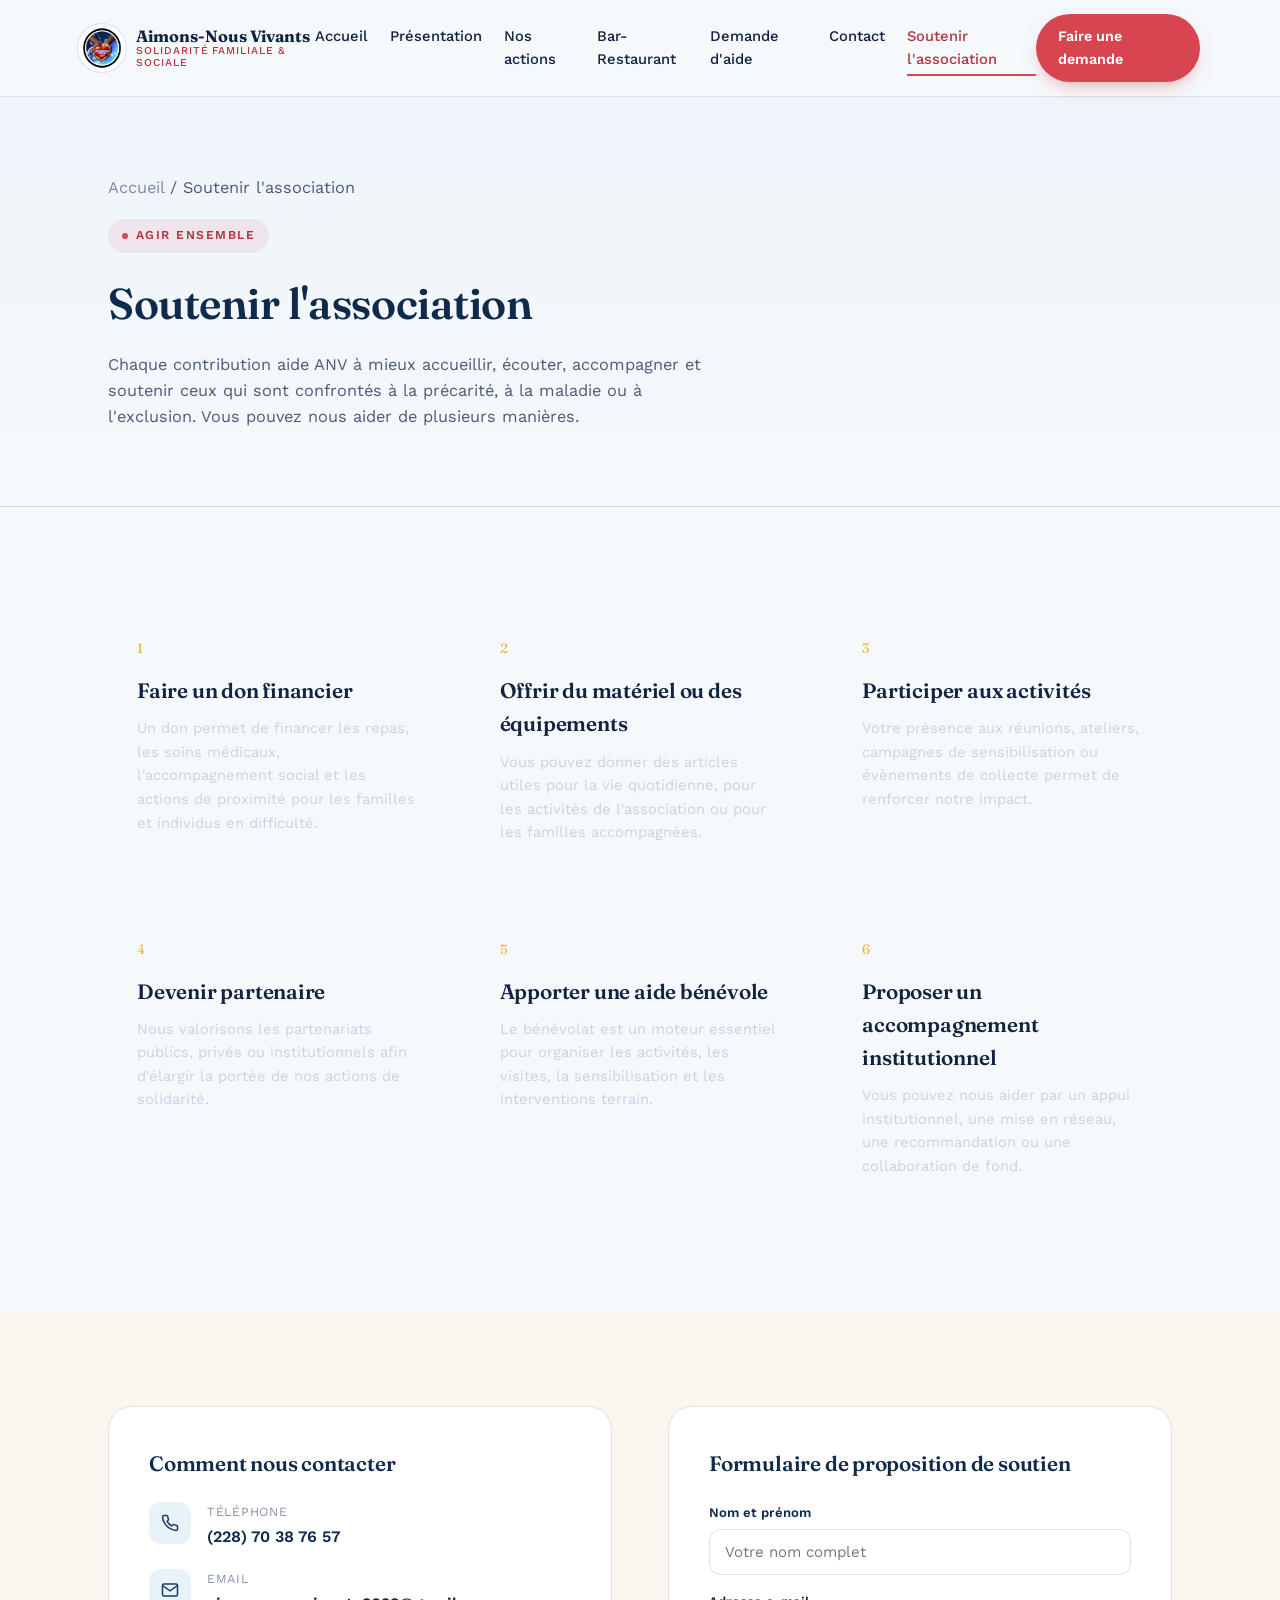
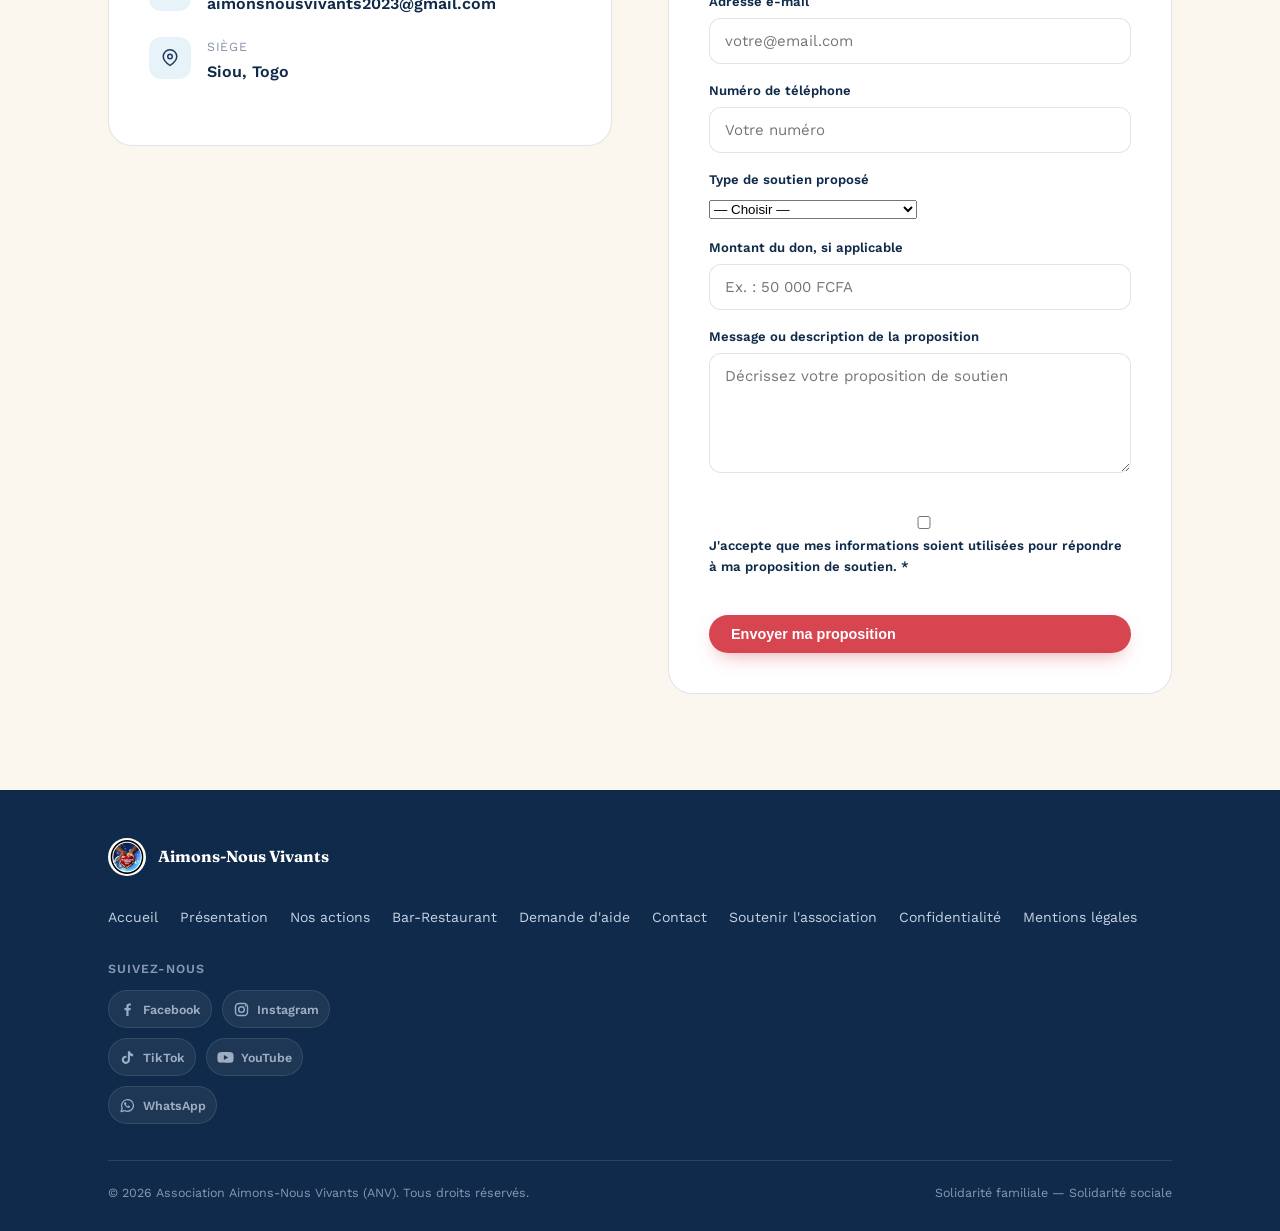
<file: soutenir-lassociation.html>
<!DOCTYPE html>
<html lang="fr">
<head>
<meta charset="UTF-8">
<meta name="viewport" content="width=device-width, initial-scale=1.0">
<link rel="preconnect" href="https://fonts.googleapis.com">
<link rel="preconnect" href="https://fonts.gstatic.com" crossorigin>
<link href="https://fonts.googleapis.com/css2?family=Fraunces:ital,opsz,wght@0,9..144,400;0,9..144,500;0,9..144,600;0,9..144,700;1,9..144,500&family=Work+Sans:wght@400;500;600;700&display=swap" rel="stylesheet">
<link rel="stylesheet" href="style.css">

<title>Soutenir l'association — Aimons-Nous Vivants (ANV)</title>
<meta name="description" content="Découvrez les moyens de soutenir l'association Aimons-Nous Vivants (ANV) : dons, matériel, bénévolat, partenariat et accompagnement institutionnel.">

<link rel="icon" href="logo.jpeg">
<link rel="apple-touch-icon" href="logo.jpeg">
<meta name="theme-color" content="#0f2a4a">
<meta property="og:type" content="website">
<meta property="og:locale" content="fr_FR">
<meta property="og:site_name" content="Aimons-Nous Vivants (ANV)">
<meta property="og:title" content="Soutenir l'association — Aimons-Nous Vivants (ANV)">
<meta property="og:description" content="Découvrez les moyens de soutenir l'association Aimons-Nous Vivants (ANV) : dons, matériel, bénévolat, partenariat et accompagnement institutionnel.">
</head>
<body>
<a class="skip" href="#top">Aller au contenu</a>
<header>
  <div class="wrap nav">
    <a href="index.html" class="brand">
      <img src="logo.jpeg" alt="Logo Association Aimons-Nous Vivants">
      <span class="brand-name">Aimons-Nous Vivants<small>Solidarité familiale &amp; sociale</small></span>
    </a>
    <nav class="links">
      <a href="index.html">Accueil</a>
      <a href="presentation.html">Présentation</a>
      <a href="actions.html">Nos actions</a>
      <a href="restaurant.html">Bar-Restaurant</a>
      <a href="fiches.html">Demande d'aide</a>
      <a href="contact.html">Contact</a>
      <a href="soutenir-lassociation.html" aria-current="page">Soutenir l'association</a>
    </nav>
    <a href="fiches.html" class="btn">Faire une demande</a>
    <button class="menu-toggle" aria-label="Ouvrir le menu"><span></span><span></span><span></span></button>
  </div>
</header>
<main id="top">

  <section class="page-hero">
    <div class="wrap">
      <p class="breadcrumb"><a href="index.html">Accueil</a> / Soutenir l'association</p>
      <div class="eyebrow">Agir ensemble</div>
      <h1>Soutenir l'association</h1>
      <p>Chaque contribution aide ANV à mieux accueillir, écouter, accompagner et soutenir ceux qui sont confrontés à la précarité, à la maladie ou à l'exclusion. Vous pouvez nous aider de plusieurs manières.</p>
    </div>
  </section>

  <section>
    <div class="wrap">
      <div class="cards-3">
        <article class="soutien-card">
          <div class="num">1</div>
          <h3>Faire un don financier</h3>
          <p>Un don permet de financer les repas, les soins médicaux, l'accompagnement social et les actions de proximité pour les familles et individus en difficulté.</p>
        </article>
        <article class="soutien-card">
          <div class="num">2</div>
          <h3>Offrir du matériel ou des équipements</h3>
          <p>Vous pouvez donner des articles utiles pour la vie quotidienne, pour les activités de l'association ou pour les familles accompagnées.</p>
        </article>
        <article class="soutien-card">
          <div class="num">3</div>
          <h3>Participer aux activités</h3>
          <p>Votre présence aux réunions, ateliers, campagnes de sensibilisation ou évènements de collecte permet de renforcer notre impact.</p>
        </article>
        <article class="soutien-card">
          <div class="num">4</div>
          <h3>Devenir partenaire</h3>
          <p>Nous valorisons les partenariats publics, privés ou institutionnels afin d'élargir la portée de nos actions de solidarité.</p>
        </article>
        <article class="soutien-card">
          <div class="num">5</div>
          <h3>Apporter une aide bénévole</h3>
          <p>Le bénévolat est un moteur essentiel pour organiser les activités, les visites, la sensibilisation et les interventions terrain.</p>
        </article>
        <article class="soutien-card">
          <div class="num">6</div>
          <h3>Proposer un accompagnement institutionnel</h3>
          <p>Vous pouvez nous aider par un appui institutionnel, une mise en réseau, une recommandation ou une collaboration de fond.</p>
        </article>
      </div>
    </div>
  </section>

  <section class="contact">
    <div class="wrap">
      <div class="contact-grid">
        <div class="contact-card">
          <h3>Comment nous contacter</h3>
          <div class="contact-row">
            <div class="icon" aria-hidden="true">
              <svg width="18" height="18" viewBox="0 0 24 24" fill="none" stroke="currentColor" stroke-width="2"><path d="M22 16.92v3a2 2 0 0 1-2.18 2 19.79 19.79 0 0 1-8.63-3.07 19.5 19.5 0 0 1-6-6 19.79 19.79 0 0 1-3.07-8.67A2 2 0 0 1 4.11 2h3a2 2 0 0 1 2 1.72c.13.96.36 1.9.68 2.81a2 2 0 0 1-.45 2.11L8.09 9.91a16 16 0 0 0 6 6l1.27-1.27a2 2 0 0 1 2.11-.45c.91.32 1.85.55 2.81.68A2 2 0 0 1 22 16.92z"/></svg>
            </div>
            <div><small>Téléphone</small><a href="tel:+22870387657">(228) 70 38 76 57</a></div>
          </div>
          <div class="contact-row">
            <div class="icon" aria-hidden="true">
              <svg width="18" height="18" viewBox="0 0 24 24" fill="none" stroke="currentColor" stroke-width="2"><path d="M22 6l-10 7L2 6"/><rect x="2" y="4" width="20" height="16" rx="2"/></svg>
            </div>
            <div><small>Email</small><a href="mailto:aimonsnousvivants2023@gmail.com">aimonsnousvivants2023@gmail.com</a></div>
          </div>
          <div class="contact-row">
            <div class="icon" aria-hidden="true">
              <svg width="18" height="18" viewBox="0 0 24 24" fill="none" stroke="currentColor" stroke-width="2"><path d="M21 10c0 6-9 12-9 12s-9-6-9-12a9 9 0 0 1 18 0z"/><circle cx="12" cy="10" r="3"/></svg>
            </div>
            <div><small>Siège</small><span class="txt">Siou, Togo</span></div>
          </div>
        </div>
        <div class="contact-card">
          <h3>Formulaire de proposition de soutien</h3>
          <form class="contact-form" name="soutien" action="/merci" method="POST" data-netlify="true" netlify-honeypot="bot-field">
            <p class="hidden"><label>Ne pas remplir : <input name="bot-field"></label></p>
            <input type="hidden" name="subject" value="Proposition de soutien ANV">
            <div>
              <label for="soutien-nom">Nom et prénom</label>
              <input id="soutien-nom" name="nom_prenom" type="text" placeholder="Votre nom complet" required>
            </div>
            <div>
              <label for="soutien-email">Adresse e-mail</label>
              <input id="soutien-email" name="email" type="email" placeholder="votre@email.com" required>
            </div>
            <div>
              <label for="soutien-telephone">Numéro de téléphone</label>
              <input id="soutien-telephone" name="telephone" type="tel" placeholder="Votre numéro" required>
            </div>
            <div>
              <label for="soutien-type">Type de soutien proposé</label>
              <select id="soutien-type" name="type_soutien" required>
                <option value="">— Choisir —</option>
                <option>Don financier</option>
                <option>Matériel ou équipement</option>
                <option>Participation aux activités</option>
                <option>Partenariat</option>
                <option>Aide bénévole</option>
                <option>Accompagnement institutionnel</option>
              </select>
            </div>
            <div>
              <label for="soutien-montant">Montant du don, si applicable</label>
              <input id="soutien-montant" name="montant_don" type="text" placeholder="Ex. : 50 000 FCFA">
            </div>
            <div>
              <label for="soutien-message">Message ou description de la proposition</label>
              <textarea id="soutien-message" name="message" placeholder="Décrissez votre proposition de soutien" required></textarea>
            </div>
            <p><label class="check"><input type="checkbox" name="consentement" value="Oui" required> J'accepte que mes informations soient utilisées pour répondre à ma proposition de soutien. *</label></p>
            <button type="submit" class="btn">Envoyer ma proposition</button>
          </form>
        </div>
      </div>
    </div>
  </section>

</main>
<footer>
  <div class="wrap">
    <div class="footer-grid">
      <div class="footer-brand">
        <img src="logo.jpeg" alt="Logo ANV">
        <strong>Aimons-Nous Vivants</strong>
      </div>
      <nav>
      <a href="index.html">Accueil</a>
      <a href="presentation.html">Présentation</a>
      <a href="actions.html">Nos actions</a>
      <a href="restaurant.html">Bar-Restaurant</a>
      <a href="fiches.html">Demande d'aide</a>
      <a href="contact.html">Contact</a>
      <a href="soutenir-lassociation.html">Soutenir l'association</a>
      <a href="confidentialite.html">Confidentialité</a>
      <a href="mentions-legales.html">Mentions légales</a>
      </nav>
      <div class="footer-social" data-social-links="footer">
        <span class="footer-social-label">Suivez-nous</span>
        <div class="social-links">
          <a href="#" class="social-link" aria-label="Facebook" target="_blank" rel="noopener noreferrer">
            <svg width="18" height="18" viewBox="0 0 24 24" fill="currentColor" aria-hidden="true"><path d="M22 12.06C22 6.5 17.5 2 12 2S2 6.5 2 12.06c0 5 3.66 9.13 8.44 9.94v-7.03H7.9v-2.91h2.54V9.41c0-2.5 1.49-3.89 3.77-3.89 1.09 0 2.23.2 2.23.2v2.46h-1.26c-1.24 0-1.63.77-1.63 1.56v1.87h2.78l-.44 2.91h-2.34V22c4.78-.81 8.44-4.94 8.44-9.94Z"/></svg>
          </a>
          <a href="#" class="social-link" aria-label="TikTok" target="_blank" rel="noopener noreferrer">
            <svg width="18" height="18" viewBox="0 0 24 24" fill="currentColor" aria-hidden="true"><path d="M12.53.02C13.84 0 15.14.01 16.44 0c.08 1.53.63 3.09 1.75 4.17 1.12 1.11 2.7 1.62 4.24 1.79v4.03c-1.44-.05-2.89-.35-4.2-.97-.57-.26-1.1-.59-1.62-.93-.01 2.92.01 5.84-.02 8.75-.08 1.4-.54 2.79-1.35 3.94-1.31 1.92-3.58 3.17-5.91 3.21-1.43.08-2.86-.31-4.08-1.03-2.02-1.19-3.44-3.37-3.65-5.71-.02-.5-.03-1-.01-1.49.18-1.9 1.11-3.72 2.58-4.96 1.66-1.42 3.94-2.11 6.1-1.72.02 1.48-.04 2.96-.04 4.44-.99-.32-2.15-.23-3.02.37-.63.41-1.11 1.04-1.36 1.75-.21.51-.15 1.07-.14 1.61.24 1.64 1.82 3.02 3.5 2.87 1.12-.01 2.19-.66 2.77-1.61.19-.33.4-.67.41-1.06.1-1.79.06-3.57.07-5.36.01-4.03-.01-8.05.02-12.07Z"/></svg>
          </a>
          <a href="#" class="social-link" aria-label="YouTube" target="_blank" rel="noopener noreferrer">
            <svg width="18" height="18" viewBox="0 0 24 24" fill="currentColor" aria-hidden="true"><path d="M23.5 6.2a2.9 2.9 0 0 0-2-2C19.7 3.7 12 3.7 12 3.7s-7.7 0-9.5.5a2.9 2.9 0 0 0-2 2A30.4 30.4 0 0 0 0 12a30.4 30.4 0 0 0 .5 5.8 2.9 2.9 0 0 0 2 2c1.8.5 9.5.5 9.5.5s7.7 0 9.5-.5a2.9 2.9 0 0 0 2-2A30.4 30.4 0 0 0 24 12a30.4 30.4 0 0 0-.5-5.8ZM9.6 15.6V8.4L15.9 12Z"/></svg>
          </a>
          <a href="#" class="social-link" aria-label="Instagram" target="_blank" rel="noopener noreferrer">
            <svg width="18" height="18" viewBox="0 0 24 24" fill="currentColor" aria-hidden="true"><path d="M12 2c2.7 0 3.05.01 4.12.06 1.06.05 1.79.22 2.43.46.66.26 1.21.6 1.75 1.14.55.55.9 1.1 1.15 1.76.24.64.4 1.37.46 2.43C21.96 8.95 22 9.3 22 12s-.01 3.05-.07 4.12c-.05 1.06-.22 1.79-.46 2.43a4.9 4.9 0 0 1-1.15 1.76 4.9 4.9 0 0 1-1.76 1.15c-.64.24-1.37.4-2.43.46-1.06.06-1.4.06-4.12.06s-3.05-.01-4.12-.06c-1.06-.05-1.79-.22-2.43-.46a4.9 4.9 0 0 1-1.76-1.15 4.9 4.9 0 0 1-1.15-1.76c-.24-.64-.4-1.37-.46-2.43C2.01 15.05 2 14.7 2 12s.01-3.05.06-4.12c.06-1.06.22-1.79.47-2.43a4.9 4.9 0 0 1 1.15-1.76A4.9 4.9 0 0 1 5.44 2.54c.64-.25 1.37-.41 2.43-.47C8.95 2.01 9.3 2 12 2Zm0 1.8c-2.67 0-2.99.01-4.04.06-.86.04-1.33.18-1.64.3-.41.16-.7.35-1.01.66-.31.31-.5.6-.66 1.01-.12.31-.26.78-.3 1.64C4.31 9.01 4.3 9.33 4.3 12s.01 2.99.06 4.04c.04.86.18 1.33.3 1.64.16.41.35.7.66 1.01.31.31.6.5 1.01.66.31.12.78.26 1.64.3 1.05.05 1.37.06 4.04.06s2.99-.01 4.04-.06c.86-.04 1.33-.18 1.64-.3.41-.16.7-.35 1.01-.66.31-.31.5-.6.66-1.01.12-.31.26-.78.3-1.64.05-1.05.06-1.37.06-4.04s-.01-2.99-.06-4.04c-.04-.86-.18-1.33-.3-1.64a2.7 2.7 0 0 0-.66-1.01 2.7 2.7 0 0 0-1.01-.66c-.31-.12-.78-.26-1.64-.3C14.99 3.81 14.67 3.8 12 3.8Zm0 3.07a5.13 5.13 0 1 1 0 10.26 5.13 5.13 0 0 1 0-10.26Zm0 1.8a3.33 3.33 0 1 0 0 6.66 3.33 3.33 0 0 0 0-6.66Zm5.34-3.3a1.2 1.2 0 1 1 0 2.4 1.2 1.2 0 0 1 0-2.4Z"/></svg>
          </a>
        </div>
      </div>
    </div>
    <div class="footer-bottom">
      <span>© 2026 Association Aimons-Nous Vivants (ANV). Tous droits réservés.</span>
      <span>Solidarité familiale — Solidarité sociale</span>
    </div>
  </div>
</footer>
<script src="script.js"></script>
<script src="social.js"></script>
</body>
</html>
</file>
<file: style.css>
:root{
  --ink:#122340;
  --indigo:#0F2A4A;
  --indigo-soft:#1D3A61;
  --coral:#D64550;
  --coral-deep:#B23540;
  --sky:#5BA3D0;
  --gold:#F0AE3C;
  --paper:#F6F9FC;
  --paper-warm:#FBF6EE;
  --line:rgba(15,42,74,0.12);
  --max:1120px;
}
*{box-sizing:border-box;}
html{scroll-behavior:smooth;}
body{margin:0;background:var(--paper);color:var(--ink);font-family:'Work Sans', sans-serif;font-size:16px;line-height:1.6;-webkit-font-smoothing:antialiased;}
h1,h2,h3,.display{font-family:'Fraunces', serif;font-weight:600;letter-spacing:-0.01em;margin:0;}
a{color:inherit;}
img{max-width:100%;display:block;}
.wrap{max-width:var(--max);margin:0 auto;padding:0 28px;}
:focus-visible{outline:3px solid var(--gold);outline-offset:3px;}

header{position:sticky;top:0;z-index:50;background:rgba(246,249,252,0.9);-webkit-backdrop-filter:blur(10px);backdrop-filter:blur(10px);border-bottom:1px solid var(--line);}
.nav{display:flex;align-items:center;justify-content:space-between;padding:14px 0;position:relative;}
.brand{display:flex;align-items:center;gap:12px;text-decoration:none;color:var(--ink);}
.brand img{width:44px;height:44px;border-radius:50%;object-fit:cover;box-shadow:0 0 0 2px #fff, 0 0 0 3px var(--line);}
.brand-name{font-family:'Fraunces',serif;font-weight:700;font-size:1.02rem;line-height:1.15;}
.brand-name small{display:block;font-family:'Work Sans',sans-serif;font-weight:500;font-size:0.66rem;letter-spacing:0.09em;text-transform:uppercase;color:var(--coral-deep);}
nav.links{display:flex;gap:22px;font-size:0.92rem;font-weight:500;}
nav.links a{text-decoration:none;position:relative;padding:4px 0;}
nav.links a::after{content:"";position:absolute;left:0;bottom:0;height:2px;width:0;background:var(--coral);transition:width .25s ease;}
nav.links a:hover::after,nav.links a[aria-current="page"]::after{width:100%;}
nav.links a[aria-current="page"]{color:var(--coral-deep);}
.btn{display:inline-flex;align-items:center;gap:8px;background:var(--coral);color:#fff;padding:11px 22px;border-radius:999px;font-weight:600;font-size:0.9rem;text-decoration:none;box-shadow:0 8px 20px -8px rgba(214,69,80,0.55);border:none;cursor:pointer;transition:transform .2s ease, box-shadow .2s ease, background .2s ease;}
.btn:hover{transform:translateY(-2px);box-shadow:0 12px 26px -8px rgba(214,69,80,0.6);background:var(--coral-deep);}
.btn.ghost{background:transparent;color:var(--indigo);border:1.5px solid var(--line);box-shadow:none;}
.btn.ghost:hover{border-color:var(--coral);color:var(--coral-deep);background:#fff;}
.btn.gold{background:var(--gold);box-shadow:0 8px 20px -8px rgba(240,174,60,0.55);color:var(--indigo);}
.btn.gold:hover{background:#dd9a26;}
.menu-toggle{display:none;background:none;border:none;cursor:pointer;padding:8px;}
.menu-toggle span{display:block;width:22px;height:2px;background:var(--ink);margin:5px 0;border-radius:2px;}

.hero{position:relative;overflow:hidden;padding:88px 0 100px;}
.hero::before{content:"";position:absolute;top:0;right:0;bottom:0;left:0;z-index:-2;background:radial-gradient(560px 420px at 85% -10%, rgba(91,163,208,0.28), transparent 65%),radial-gradient(680px 480px at 10% 110%, rgba(240,174,60,0.18), transparent 60%),linear-gradient(180deg, var(--paper) 0%, #EEF4FA 100%);}
.hero-grid{display:grid;grid-template-columns:1.15fr 0.85fr;gap:56px;align-items:center;}
.eyebrow{display:inline-flex;align-items:center;gap:8px;font-size:0.76rem;font-weight:600;letter-spacing:0.12em;text-transform:uppercase;color:var(--coral-deep);background:rgba(214,69,80,0.09);padding:7px 14px;border-radius:999px;margin-bottom:22px;}
.eyebrow::before{content:"";width:6px;height:6px;border-radius:50%;background:var(--coral);}
.eyebrow.gold{color:#9c6c15;background:rgba(240,174,60,0.16);}
.eyebrow.gold::before{background:var(--gold);}
.hero h1{font-size:clamp(2.1rem,4.4vw,3.2rem);line-height:1.08;color:var(--indigo);}
.hero h1 em{font-style:normal;color:var(--coral);}
.devise-hero{margin:18px 0 0;font-size:clamp(1.8rem,3vw,2.5rem);font-weight:700;letter-spacing:0.08em;color:var(--indigo);font-family:'Fraunces',serif;line-height:1.1;}
.hero p.lead{font-size:1.1rem;max-width:48ch;color:#3A4A63;margin-top:20px;}
.hero-cta{display:flex;gap:14px;margin-top:34px;flex-wrap:wrap;}
.quote-strip{margin-top:44px;padding-left:20px;border-left:3px solid var(--gold);font-family:'Fraunces',serif;font-style:italic;font-size:1rem;color:var(--indigo-soft);max-width:44ch;}
.hero-visual{position:relative;display:flex;justify-content:center;}
.hands-frame{position:relative;width:100%;max-width:340px;aspect-ratio:1/1;border-radius:50%;background:radial-gradient(circle at 32% 28%, #DFF0FC 0%, #BFE0F5 32%, #5BA3D0 68%, #2E6E9A 100%);display:flex;align-items:center;justify-content:center;box-shadow:0 30px 70px -25px rgba(15,42,74,0.45);}
.hands-frame img{width:72%;border-radius:50%;box-shadow:0 0 0 8px rgba(255,255,255,0.7);}
.hands-frame .ring{position:absolute;top:-14px;right:-14px;bottom:-14px;left:-14px;border:1.5px dashed rgba(15,42,74,0.18);border-radius:50%;animation:spin 40s linear infinite;}
@keyframes spin{to{transform:rotate(360deg);}}
@media (prefers-reduced-motion:reduce){.hands-frame .ring{animation:none;}}
.stat-pill{position:absolute;z-index:2;background:#fff;border-radius:16px;padding:12px 16px;box-shadow:0 16px 32px -14px rgba(15,42,74,0.35);font-size:0.8rem;font-weight:600;color:var(--indigo);display:flex;gap:10px;align-items:center;}
.stat-pill span.n{font-family:'Fraunces',serif;font-size:1.3rem;color:var(--coral);}
.stat-pill.p1{top:4%;left:0;transform:translate(-6%,-22%);}
.stat-pill.p2{right:0;bottom:4%;transform:translate(6%,22%);}

.page-hero{padding:64px 0 60px;background:linear-gradient(180deg, #EEF4FA 0%, var(--paper) 100%);border-bottom:1px solid var(--line);}
.page-hero .eyebrow{margin-bottom:16px;}
.page-hero h1{font-size:clamp(1.9rem,3.6vw,2.7rem);color:var(--indigo);}
.page-hero p{margin-top:14px;max-width:60ch;color:#4A5975;font-size:1.02rem;}
.breadcrumb{font-size:0.82rem;color:#7C8AA3;margin-bottom:18px;}
.breadcrumb a{text-decoration:none;color:#7C8AA3;}
.breadcrumb a:hover{color:var(--coral-deep);}

section{padding:96px 0;}
.section-head{max-width:640px;margin:0 auto 56px;text-align:center;}
.section-head .eyebrow{margin-bottom:18px;}
.section-head h2{font-size:clamp(1.7rem,3vw,2.3rem);color:var(--indigo);}
.section-head p{color:#526078;margin-top:14px;font-size:1.02rem;}

.mission{background:var(--paper-warm);border-top:1px solid var(--line);border-bottom:1px solid var(--line);}
.mission-grid{display:grid;grid-template-columns:0.9fr 1.1fr;gap:60px;align-items:center;}
.mission-figure{position:relative;border-radius:28px;overflow:hidden;background:linear-gradient(160deg, var(--indigo) 0%, var(--indigo-soft) 100%);padding:44px;color:#fff;min-height:320px;display:flex;flex-direction:column;justify-content:space-between;}
.mission-figure .big-quote{font-family:'Fraunces',serif;font-style:italic;font-size:1.4rem;line-height:1.35;}
.mission-figure .attrib{font-size:0.8rem;letter-spacing:0.08em;text-transform:uppercase;color:var(--gold);margin-top:24px;}
.mission-text h3{font-size:1.4rem;color:var(--indigo);margin-bottom:16px;}
.mission-text p{color:#42506A;margin-bottom:16px;}
.mission-strong{font-size:1.1rem;font-weight:700;color:var(--indigo);margin:20px 0 6px;}
.mission-list{list-style:none;margin:22px 0 0;padding:0;display:grid;gap:12px;}
.mission-list li{display:flex;gap:12px;align-items:flex-start;font-size:0.96rem;color:#2C3B54;}
.mission-list li .dot{flex:none;width:22px;height:22px;border-radius:50%;background:rgba(214,69,80,0.12);color:var(--coral-deep);display:flex;align-items:center;justify-content:center;font-size:0.7rem;font-weight:700;margin-top:2px;}

.cards-4{display:grid;grid-template-columns:repeat(4,1fr);gap:22px;}
.cards-5{display:grid;grid-template-columns:repeat(5,1fr);gap:20px;}
.card{background:#fff;border:1px solid var(--line);border-radius:20px;padding:30px 24px;transition:transform .25s ease, box-shadow .25s ease, border-color .25s ease;}
.card:hover{transform:translateY(-6px);box-shadow:0 24px 40px -22px rgba(15,42,74,0.25);border-color:transparent;}
.card .icon{width:48px;height:48px;border-radius:14px;background:linear-gradient(140deg, var(--sky), var(--indigo-soft));display:flex;align-items:center;justify-content:center;color:#fff;margin-bottom:18px;}
.card h3{font-size:1.08rem;color:var(--indigo);margin-bottom:8px;}
.card p{font-size:0.9rem;color:#5A6780;margin:0;}

.soutiens{background:var(--indigo);color:#fff;position:relative;overflow:hidden;}
.soutiens::before{content:"";position:absolute;top:0;right:0;bottom:0;left:0;background:radial-gradient(500px 400px at 90% 10%, rgba(240,174,60,0.14), transparent 60%);}
.soutiens .section-head h2, .soutiens .section-head p{color:#fff;}
.soutiens .section-head p{color:#C6D2E4;}
.soutiens .eyebrow{background:rgba(240,174,60,0.16);color:var(--gold);}
.soutiens .eyebrow::before{background:var(--gold);}
.awareness{margin:0 0 20px;padding:42px 28px;border-radius:26px;background:linear-gradient(135deg, #0f2a4a 0%, #173b66 100%);color:#fff;box-shadow:0 24px 42px -24px rgba(15,42,74,0.7);text-align:center;}
.awareness p{margin:0;font-size:clamp(1.5rem,2.6vw,2.2rem);font-family:'Fraunces',serif;line-height:1.2;letter-spacing:-0.02em;}
.cards-3{display:grid;grid-template-columns:repeat(3,1fr);gap:24px;position:relative;}
.soutien-card{background:rgba(255,255,255,0.06);border:1px solid rgba(255,255,255,0.14);border-radius:20px;padding:34px 28px;-webkit-backdrop-filter:blur(6px);backdrop-filter:blur(6px);}
.soutien-card .num{font-family:'Fraunces',serif;font-size:0.85rem;color:var(--gold);letter-spacing:0.08em;text-transform:uppercase;}
.soutien-card h3{font-size:1.3rem;margin:14px 0 10px;}
.soutien-card p{color:#C6D2E4;font-size:0.92rem;margin:0;}

.gallery-wrap{display:flex;align-items:center;gap:40px;flex-wrap:wrap;justify-content:center;}
.gallery-logo{width:220px;border-radius:50%;box-shadow:0 30px 60px -24px rgba(15,42,74,0.4), 0 0 0 10px #fff, 0 0 0 11px var(--line);}

.contact{background:var(--paper-warm);}
.contact-grid{display:grid;grid-template-columns:1fr 1fr;gap:56px;align-items:start;}
.contact-card{background:#fff;border-radius:24px;padding:40px;border:1px solid var(--line);}
.contact-card h3{color:var(--indigo);font-size:1.3rem;margin-bottom:22px;}
.contact-row{display:flex;gap:16px;align-items:flex-start;margin-bottom:20px;}
.contact-row .icon{flex:none;width:42px;height:42px;border-radius:12px;background:rgba(91,163,208,0.14);color:var(--indigo-soft);display:flex;align-items:center;justify-content:center;}
.contact-row a, .contact-row span.txt{font-weight:600;color:var(--indigo);text-decoration:none;word-break:break-word;}
.contact-row small{display:block;color:#8792A6;font-size:0.78rem;text-transform:uppercase;letter-spacing:0.06em;margin-bottom:2px;}
form.contact-form{display:grid;gap:16px;}
form.contact-form label{font-size:0.82rem;font-weight:600;color:var(--indigo);margin-bottom:6px;display:block;}
form.contact-form input, form.contact-form textarea{width:100%;padding:13px 15px;border-radius:12px;border:1.5px solid var(--line);font-family:inherit;font-size:0.94rem;background:#fff;color:var(--ink);}
form.contact-form input:focus, form.contact-form textarea:focus{border-color:var(--sky);outline:none;}
form.contact-form textarea{resize:vertical;min-height:120px;}
.form-note{font-size:0.8rem;color:#8792A6;margin-top:4px;}
.map-embed{border-radius:20px;overflow:hidden;border:1px solid var(--line);margin-top:28px;height:260px;background:#DCE7F2 url('') center/cover;display:flex;align-items:center;justify-content:center;color:#5A6780;font-size:0.85rem;}

/* ---- RESTAURANT PAGE ---- */
.resto-hero{background:linear-gradient(160deg, #2B1710 0%, #4A2818 100%);color:#fff;position:relative;overflow:hidden;}
.resto-hero::before{content:"";position:absolute;top:0;right:0;bottom:0;left:0;background:radial-gradient(600px 420px at 88% 0%, rgba(240,174,60,0.25), transparent 60%);}
.resto-hero .eyebrow{background:rgba(240,174,60,0.2);color:var(--gold);}
.resto-hero .eyebrow::before{background:var(--gold);}
.resto-hero h1{color:#fff;}
.resto-hero p{color:#E8D8CC;}
.menu-tabs{display:flex;gap:12px;flex-wrap:wrap;justify-content:center;margin-bottom:44px;}
.menu-tab{background:#fff;border:1.5px solid var(--line);padding:10px 20px;border-radius:999px;font-size:0.86rem;font-weight:600;color:var(--indigo);}
.menu-grid{display:grid;grid-template-columns:repeat(3,1fr);gap:24px;}
.menu-card{background:#fff;border:1px solid var(--line);border-radius:20px;padding:32px 26px;}
.menu-card .cat-icon{width:46px;height:46px;border-radius:12px;background:linear-gradient(140deg,#E8A33D,#B23540);display:flex;align-items:center;justify-content:center;color:#fff;margin-bottom:18px;}
.menu-card h3{color:var(--indigo);font-size:1.15rem;margin-bottom:12px;}
.menu-items{list-style:none;margin:0;padding:0;display:grid;gap:10px;}
.menu-items li{display:flex;justify-content:space-between;font-size:0.94rem;color:#42506A;border-bottom:1px dashed var(--line);padding-bottom:8px;}
.menu-items li:last-child{border-bottom:none;padding-bottom:0;}
.resto-cta{background:var(--indigo);color:#fff;border-radius:28px;padding:56px;text-align:center;position:relative;overflow:hidden;}
.resto-cta::before{content:"";position:absolute;top:0;right:0;bottom:0;left:0;background:radial-gradient(500px 300px at 15% 0%, rgba(240,174,60,0.18), transparent 60%);}
.resto-cta h2{color:#fff;font-size:1.8rem;margin-bottom:14px;}
.resto-cta p{color:#C6D2E4;max-width:50ch;margin:0 auto 26px;}
.info-strip{display:flex;gap:30px;flex-wrap:wrap;justify-content:center;margin-top:26px;}
.info-strip div{display:flex;gap:10px;align-items:center;font-size:0.88rem;color:#C6D2E4;}

footer{background:var(--indigo);color:#C6D2E4;padding:48px 0 28px;}
.footer-grid{display:flex;justify-content:space-between;align-items:flex-start;gap:30px;flex-wrap:wrap;}
.footer-brand{display:flex;align-items:center;gap:12px;}
.footer-brand img{width:38px;height:38px;border-radius:50%;}
.footer-brand strong{color:#fff;font-family:'Fraunces',serif;font-size:1rem;}
footer nav{display:flex;gap:22px;font-size:0.88rem;flex-wrap:wrap;}
footer nav a{text-decoration:none;color:#C6D2E4;}
footer nav a:hover{color:#fff;}
.footer-social{display:flex;flex-direction:column;gap:12px;}
.footer-social-label{font-size:0.78rem;font-weight:600;text-transform:uppercase;letter-spacing:0.08em;color:#8798B5;}
.social-links{display:flex;gap:10px;}
.social-link{width:38px;height:38px;border-radius:50%;background:rgba(255,255,255,0.08);border:1px solid rgba(255,255,255,0.14);display:flex;align-items:center;justify-content:center;color:#C6D2E4;transition:background .2s ease, color .2s ease, transform .2s ease, border-color .2s ease;}
.social-link:not(.is-unavailable){text-decoration:none;}
.social-link:not(.is-unavailable):hover{background:var(--coral);border-color:var(--coral);color:#fff;transform:translateY(-3px);}
.social-link.is-unavailable{cursor:default;opacity:.78;}
.social-icon{width:22px;height:22px;display:inline-flex;align-items:center;justify-content:center;flex:none;}
.social-icon svg{display:block;width:100%;height:100%;fill:currentColor;}
.social-links .social-link{gap:7px;width:auto;min-width:38px;height:38px;padding:0 10px;border-radius:999px;font-size:.78rem;}
.social-links .social-link .social-icon{width:17px;height:17px;}
.social-links .social-name{font-weight:600;}
.social-links-cards{display:grid;grid-template-columns:repeat(5,minmax(0,1fr));gap:16px;}
.social-links-cards .social-link{min-height:130px;padding:20px 14px;display:flex;flex-direction:column;justify-content:center;gap:10px;text-align:center;border-radius:18px;background:#fff;border:1px solid var(--line);color:var(--indigo);box-shadow:0 12px 26px -22px rgba(15,42,74,.4);}
.social-links-cards .social-icon{width:30px;height:30px;color:var(--coral-deep);}
.social-links-cards .social-name{font-weight:700;font-size:.96rem;}
.social-links-cards .social-status{font-size:.72rem;color:#77849A;line-height:1.35;}
.social-links-cards .social-link.is-unavailable{opacity:1;}
.social-links-cards .social-link:not(.is-unavailable):hover{background:#fff;color:var(--coral-deep);border-color:var(--coral);transform:translateY(-3px);}
.social-section{background:var(--paper-warm);border-top:1px solid var(--line);}
.social-section .section-head{max-width:760px;margin-bottom:36px;}
.social-section .section-head h2{font-size:clamp(1.45rem,2.7vw,2.1rem);}
.social-section .section-head p{max-width:70ch;margin:14px auto 0;}
.footer-social{max-width:290px;}
.footer-social .social-links{flex-wrap:wrap;}
.footer-bottom{margin-top:36px;padding-top:22px;border-top:1px solid rgba(255,255,255,0.12);font-size:0.78rem;color:#8798B5;display:flex;justify-content:space-between;flex-wrap:wrap;gap:10px;}
.nav-country{display:flex;flex:none;flex-direction:column;align-items:center;justify-content:center;width:58px;margin-left:12px;text-decoration:none;color:var(--indigo);}
.nav-country img{display:block;width:56px;height:38px;object-fit:contain;}
.nav-country span{font-family:'Fraunces',serif;font-size:0.56rem;font-weight:700;letter-spacing:0.16em;line-height:1.1;}
.footer-country{display:flex;align-items:center;gap:8px;color:#fff;text-decoration:none;}
.footer-country img{display:block;width:54px;height:42px;object-fit:contain;}
.footer-country span{font-family:'Fraunces',serif;font-size:0.68rem;letter-spacing:0.16em;}

@media (max-width:1080px){
  nav.links{display:none;}
  .menu-toggle{display:block;}
}
@media (max-width:920px){
  .hero-grid{grid-template-columns:1fr;}
  .hero-visual{order:-1;margin-bottom:10px;}
  .mission-grid{grid-template-columns:1fr;}
  .cards-4{grid-template-columns:repeat(2,1fr);}
  .cards-5{grid-template-columns:repeat(2,1fr);}
  .cards-3{grid-template-columns:1fr;}
  .menu-grid{grid-template-columns:1fr;}
  .contact-grid{grid-template-columns:1fr;}
}
@media (max-width:560px){
  .cards-4{grid-template-columns:1fr;}
  .cards-5{grid-template-columns:1fr;}
  .social-links-cards{grid-template-columns:repeat(2,minmax(0,1fr));gap:12px;}
  .social-links-cards .social-link{min-height:112px;padding:16px 10px;}
  section{padding:68px 0;}
  .hero{padding:60px 0 70px;}
  .resto-cta{padding:36px 24px;}
  .page-hero{padding:48px 0 42px;}
  .nav-country{width:46px;margin-left:auto;margin-right:4px;}
  .nav-country img{width:46px;height:34px;}
  .footer-country img{width:46px;height:36px;}
}

/* ---- PRESENTATION PAGE ---- */
.pres-grid{display:grid;grid-template-columns:0.8fr 1.2fr;gap:56px;align-items:start;}
.id-card{background:#fff;border:1px solid var(--line);border-radius:24px;padding:36px;position:sticky;top:96px;}
.id-card img{width:150px;border-radius:50%;margin:0 auto 22px;box-shadow:0 0 0 8px #fff, 0 0 0 9px var(--line);}
.id-card dl{margin:0;display:grid;gap:14px;}
.id-card dt{font-size:0.74rem;text-transform:uppercase;letter-spacing:0.08em;color:#8792A6;font-weight:600;}
.id-card dd{margin:2px 0 0;font-weight:600;color:var(--indigo);word-break:break-word;}
.id-card dd a{text-decoration:none;}
.reg-badge{display:flex;gap:14px;align-items:flex-start;background:var(--paper-warm);border:1px solid var(--line);border-radius:18px;padding:20px 22px;margin-bottom:34px;color:#42506A;font-size:0.95rem;}
.reg-badge strong{color:var(--indigo);}
.pres-block{margin-bottom:38px;}
.pres-block h2{font-size:1.5rem;color:var(--indigo);margin-bottom:16px;}
.pres-block p{color:#42506A;}
.cond-list{display:flex;flex-wrap:wrap;gap:10px;list-style:none;padding:0;margin:0;}
.cond-list li{background:#fff;border:1.5px solid var(--line);border-radius:999px;padding:8px 16px;font-size:0.88rem;font-weight:500;color:var(--indigo);}

/* ---- FICHES PAGE ---- */
.choice-grid{display:grid;grid-template-columns:repeat(4,1fr);gap:18px;margin-bottom:48px;}
.choice{display:block;text-align:left;background:#fff;border:2px solid var(--line);border-radius:20px;padding:24px 22px;cursor:pointer;font-family:inherit;color:var(--ink);transition:border-color .2s ease, transform .2s ease, box-shadow .2s ease;}
.choice:hover{transform:translateY(-4px);box-shadow:0 20px 36px -22px rgba(15,42,74,0.3);}
.choice[aria-selected="true"]{border-color:var(--coral);box-shadow:0 20px 36px -22px rgba(214,69,80,0.45);}
.choice .ico{width:46px;height:46px;border-radius:14px;display:flex;align-items:center;justify-content:center;font-size:1.4rem;background:rgba(91,163,208,0.14);margin-bottom:14px;}
.choice strong{display:block;font-family:'Fraunces',serif;font-size:1.08rem;color:var(--indigo);margin-bottom:6px;}
.choice span.d{font-size:0.86rem;color:#5A6780;}
.fiche{scroll-margin-top:90px;background:#fff;border:1px solid var(--line);border-radius:24px;padding:44px;max-width:880px;margin:0 auto;}
.fiche[hidden]{display:none;}
.fiche-head{display:flex;gap:18px;align-items:center;border-bottom:3px double var(--indigo);padding-bottom:20px;margin-bottom:28px;}
.fiche-head img{width:64px;height:64px;border-radius:50%;flex:none;}
.fiche-head small{display:block;font-size:0.76rem;font-weight:600;letter-spacing:0.08em;text-transform:uppercase;color:#8792A6;}
.fiche-head h2{font-size:1.45rem;color:var(--indigo);}
.fiche-head p{margin:2px 0 0;font-style:italic;font-size:0.88rem;color:var(--coral-deep);}
form.fiche-form fieldset{border:1px solid var(--line);border-radius:16px;padding:22px 22px 6px;margin:0 0 22px;}
form.fiche-form legend{font-weight:700;font-size:0.82rem;text-transform:uppercase;letter-spacing:0.06em;color:var(--coral-deep);padding:0 8px;}
.fields{display:grid;grid-template-columns:1fr 1fr;gap:16px;margin-bottom:16px;}
.fields .full{grid-column:1/-1;}
form.fiche-form label{font-size:0.82rem;font-weight:600;color:var(--indigo);margin-bottom:6px;display:block;}
form.fiche-form input, form.fiche-form textarea, form.fiche-form select{width:100%;padding:12px 14px;border-radius:12px;border:1.5px solid var(--line);font-family:inherit;font-size:0.94rem;background:#fff;color:var(--ink);}
form.fiche-form input:focus, form.fiche-form textarea:focus, form.fiche-form select:focus{border-color:var(--sky);outline:none;}
form.fiche-form textarea{resize:vertical;min-height:90px;}
form.fiche-form .check{display:flex;gap:10px;align-items:flex-start;font-weight:500;color:#42506A;font-size:0.9rem;}
form.fiche-form .check input{width:auto;margin-top:4px;}
.fiche-note{background:var(--paper-warm);border-radius:14px;padding:16px 18px;font-size:0.88rem;color:#42506A;margin-bottom:22px;}
.fiche-foot{text-align:center;font-size:0.78rem;font-weight:600;color:#8792A6;margin-top:18px;}
.hidden{display:none;}

/* ---- MERCI PAGE ---- */
.merci-box{max-width:720px;margin:0 auto;text-align:center;}
.merci-box .ok{width:70px;height:70px;border-radius:50%;background:rgba(214,69,80,0.12);color:var(--coral-deep);display:flex;align-items:center;justify-content:center;font-size:2rem;margin:0 auto 22px;}
.merci-box h1{font-size:clamp(1.9rem,3.6vw,2.6rem);color:var(--indigo);}
.merci-box p{color:#4A5975;margin-top:14px;}

@media (max-width:920px){
  .pres-grid{grid-template-columns:1fr;}
  .id-card{position:static;}
  .choice-grid{grid-template-columns:repeat(2,1fr);}
}
@media (max-width:560px){
  .choice-grid{grid-template-columns:1fr;}
  .fields{grid-template-columns:1fr;}
  .fiche{padding:26px 18px;}
}

/* ---- INTRO / WELCOME SCREEN ---- */
.intro-seen .intro{display:none;}
body.intro-lock{overflow:hidden;}
.intro{position:fixed;top:0;right:0;bottom:0;left:0;z-index:200;display:flex;align-items:center;justify-content:center;text-align:center;padding:24px;color:#fff;overflow:hidden;background:radial-gradient(700px 500px at 50% 35%, #1D4F86 0%, var(--indigo) 60%, #081A31 100%);transition:opacity .8s ease, visibility .8s ease, transform .8s ease;}
.intro.intro-out{opacity:0;visibility:hidden;transform:scale(1.04);}
.intro-inner{position:relative;max-width:640px;}
.intro-identity{display:flex;align-items:center;justify-content:center;gap:clamp(28px,7vw,72px);width:max-content;max-width:100%;margin:0 auto 20px;}
.intro-logo{position:relative;flex:none;width:142px;height:142px;opacity:0;transform:scale(.4) rotate(-12deg);animation:introLogo 1s cubic-bezier(.2,1.3,.4,1) .15s forwards;}
.intro-logo img{position:relative;width:100%;height:100%;border-radius:50%;object-fit:cover;box-shadow:0 0 0 6px rgba(255,255,255,.85), 0 30px 60px -20px rgba(0,0,0,.6);}
.intro-pulse{position:absolute;top:0;right:0;bottom:0;left:0;border-radius:50%;background:rgba(214,69,80,.55);animation:introPulse 1.8s ease-out 1.2s infinite;}
.intro-country{width:150px;display:flex;flex-direction:column;align-items:center;gap:2px;opacity:0;transform:translateX(24px);animation:introMap .9s cubic-bezier(.2,1,.3,1) .35s forwards;}
.intro-country img{display:block;width:100%;height:122px;object-fit:contain;}
.intro-country span{font-family:'Fraunces',serif;font-size:1.35rem;letter-spacing:.18em;color:#fff;line-height:1.1;}
.intro-hello,.intro-title,.intro-text,.intro-motto,.intro-enter,.intro-bar{opacity:0;transform:translateY(18px);animation:introUp .8s ease forwards;}
.intro-hello{font-family:'Fraunces',serif;font-style:italic;font-size:1.3rem;color:var(--gold);margin:0 0 6px;animation-delay:1s;}
.intro-title{font-size:clamp(1.7rem,4.6vw,2.8rem);line-height:1.12;color:#fff;animation-delay:1.3s;}
.intro-title em{font-style:normal;color:#FF8A92;}
.intro-text{margin:16px 0 0;color:#C6D2E4;font-size:1rem;animation-delay:1.7s;}
.intro-motto{margin:14px auto 0;max-width:42ch;font-family:'Fraunces',serif;font-style:italic;color:#E6EDF7;animation-delay:2.1s;}
.intro-enter{margin-top:30px;animation-delay:2.5s;}
.intro-bar{width:160px;height:3px;margin:22px auto 0;border-radius:3px;background:rgba(255,255,255,.15);overflow:hidden;animation-delay:1.5s;}
.intro-bar span{display:block;height:100%;width:0;background:var(--gold);animation:introBar 3s linear 1.5s forwards;}
.intro-bubbles span{position:absolute;bottom:-60px;border-radius:50%;background:radial-gradient(circle at 30% 30%, rgba(255,255,255,.55), rgba(91,163,208,.15) 60%, transparent 70%);border:1px solid rgba(255,255,255,.25);animation:introBubble linear infinite;}
.intro-bubbles span:nth-child(1){left:8%;width:40px;height:40px;animation-duration:7s;}
.intro-bubbles span:nth-child(2){left:22%;width:18px;height:18px;animation-duration:5s;animation-delay:1s;}
.intro-bubbles span:nth-child(3){left:45%;width:28px;height:28px;animation-duration:8s;animation-delay:.5s;}
.intro-bubbles span:nth-child(4){left:68%;width:46px;height:46px;animation-duration:9s;animation-delay:2s;}
.intro-bubbles span:nth-child(5){left:82%;width:20px;height:20px;animation-duration:6s;}
.intro-bubbles span:nth-child(6){left:92%;width:32px;height:32px;animation-duration:7.5s;animation-delay:1.5s;}
@keyframes introLogo{to{opacity:1;transform:scale(1) rotate(0);}}
@keyframes introMap{to{opacity:1;transform:translateX(0);}}
@keyframes introPulse{0%{transform:scale(1);opacity:.7;}100%{transform:scale(1.6);opacity:0;}}
@keyframes introUp{to{opacity:1;transform:none;}}
@keyframes introBar{to{width:100%;}}
@keyframes introBubble{0%{transform:translateY(0);opacity:0;}10%{opacity:1;}100%{transform:translateY(-110vh);opacity:0;}}
@media (prefers-reduced-motion:reduce){
  .intro *, .intro{animation:none !important;transition:opacity .3s ease !important;}
  .intro-logo,.intro-country,.intro-hello,.intro-title,.intro-text,.intro-motto,.intro-enter,.intro-bar{opacity:1;transform:none;}
  .intro-bubbles{display:none;}
}

/* ===== Correctifs mobile, accessibilité et navigateurs anciens ===== */
[hidden]{display:none !important}
body{overflow-x:clip}
.intro{width:100%;height:100%;min-height:100vh;min-height:100dvh}
.intro-inner{width:100%;max-width:640px;margin:0 auto;padding:0 4px;box-sizing:border-box}
.intro-hello,.intro-title,.intro-text,.intro-motto{overflow-wrap:anywhere}
.skip{position:absolute;left:12px;top:-70px;background:#0f2a4a;color:#fff;padding:10px 16px;border-radius:8px;z-index:300;text-decoration:none;font-weight:600}
.skip:focus{top:12px}
.wrap.nav{position:relative}
@media (max-width:1080px){
  nav.links.open{display:flex;flex-direction:column;position:absolute;top:calc(100% + 8px);right:20px;background:#fff;padding:18px 24px;border-radius:14px;box-shadow:0 20px 40px -20px rgba(15,42,74,.35);z-index:60}
}
@media (max-width:560px){
  header .nav > .btn{display:none}
  .intro{padding:20px 16px}
  .intro-identity{gap:24px;margin-bottom:16px;}
  .intro-logo{width:108px;height:108px;}
  .intro-logo img{box-shadow:0 0 0 4px rgba(255,255,255,.85),0 20px 40px -20px rgba(0,0,0,.6);}
  .intro-country{width:104px;}
  .intro-country img{height:92px;}
  .intro-country span{font-size:1.1rem;}
  .intro-hello{font-size:1.1rem;}
  .intro-title{font-size:clamp(1.45rem,7vw,2rem);}
  .intro-text{font-size:.92rem;}
  .intro-motto{font-size:.94rem;}
  .intro-enter{margin-top:20px;}
}
.legal-page{max-width:820px}
.legal-page h2{margin-top:30px}
.legal-page ul{padding-left:20px}
</file>
